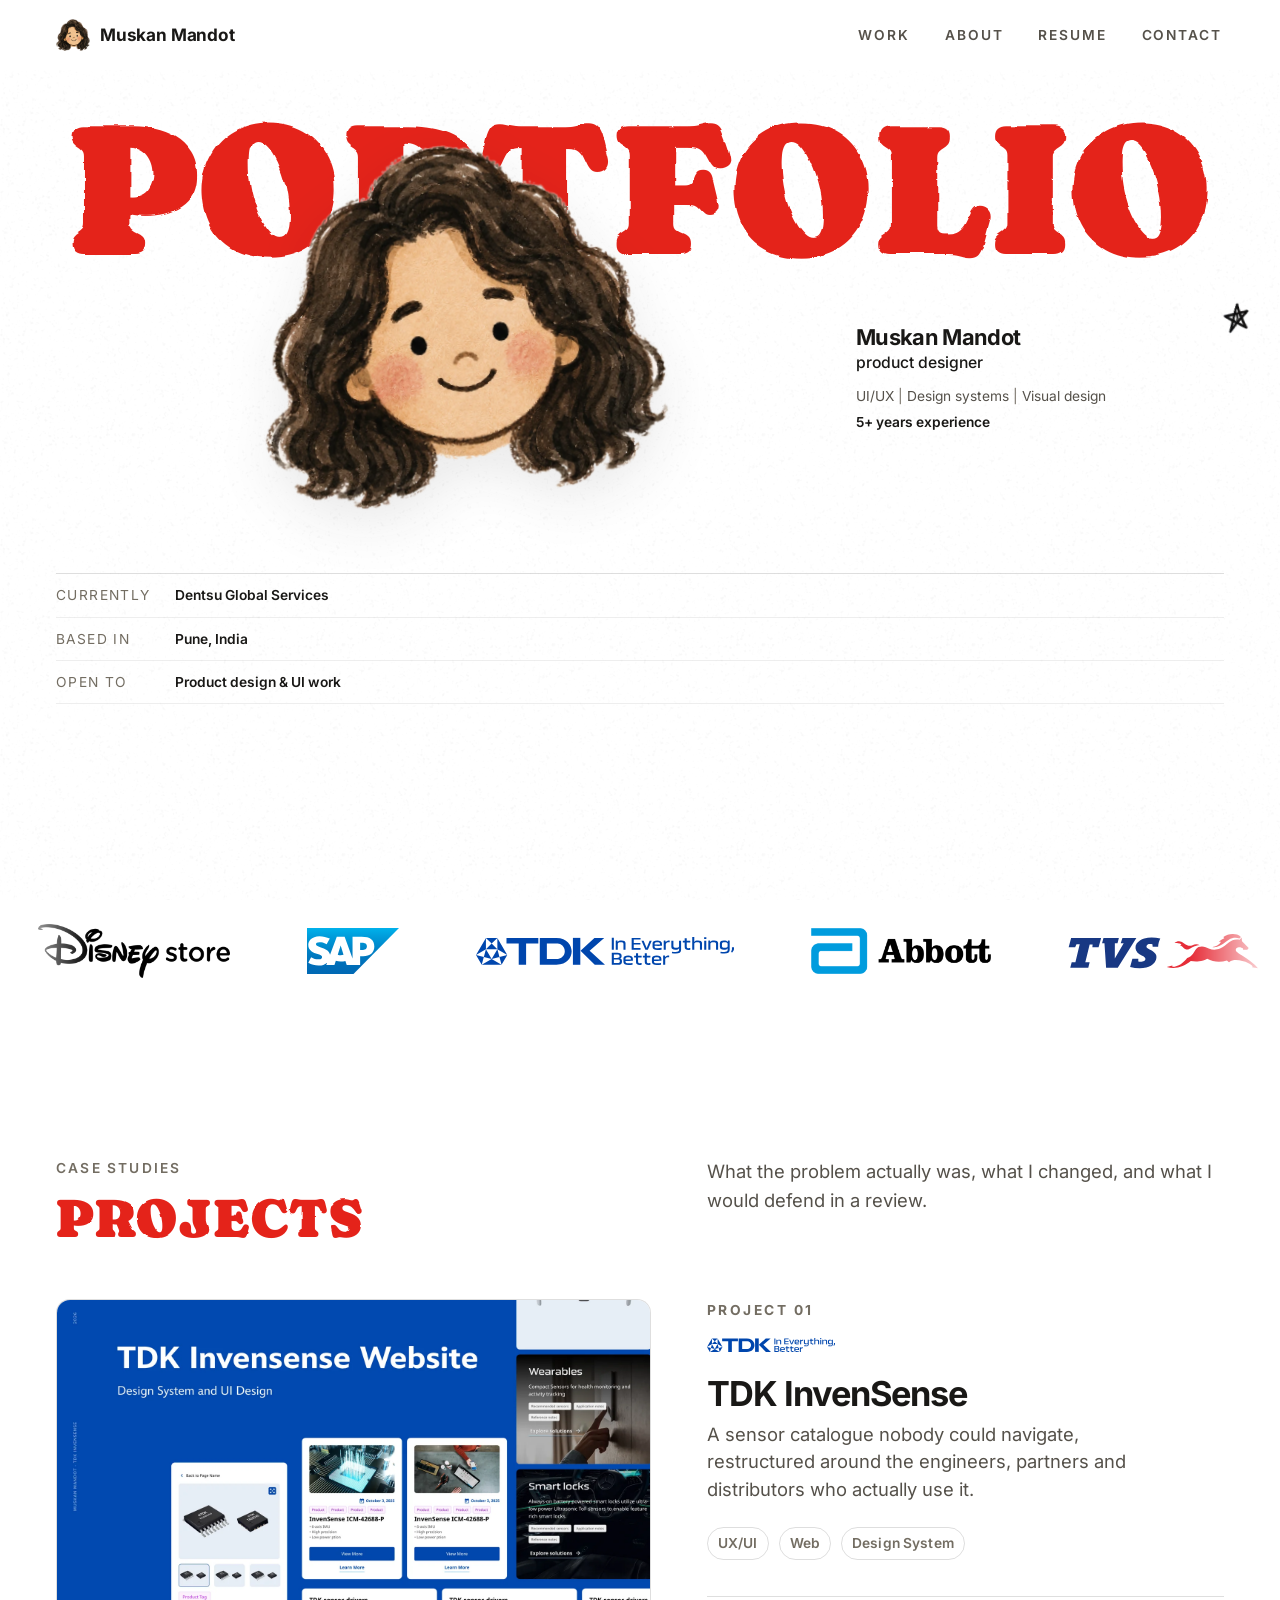
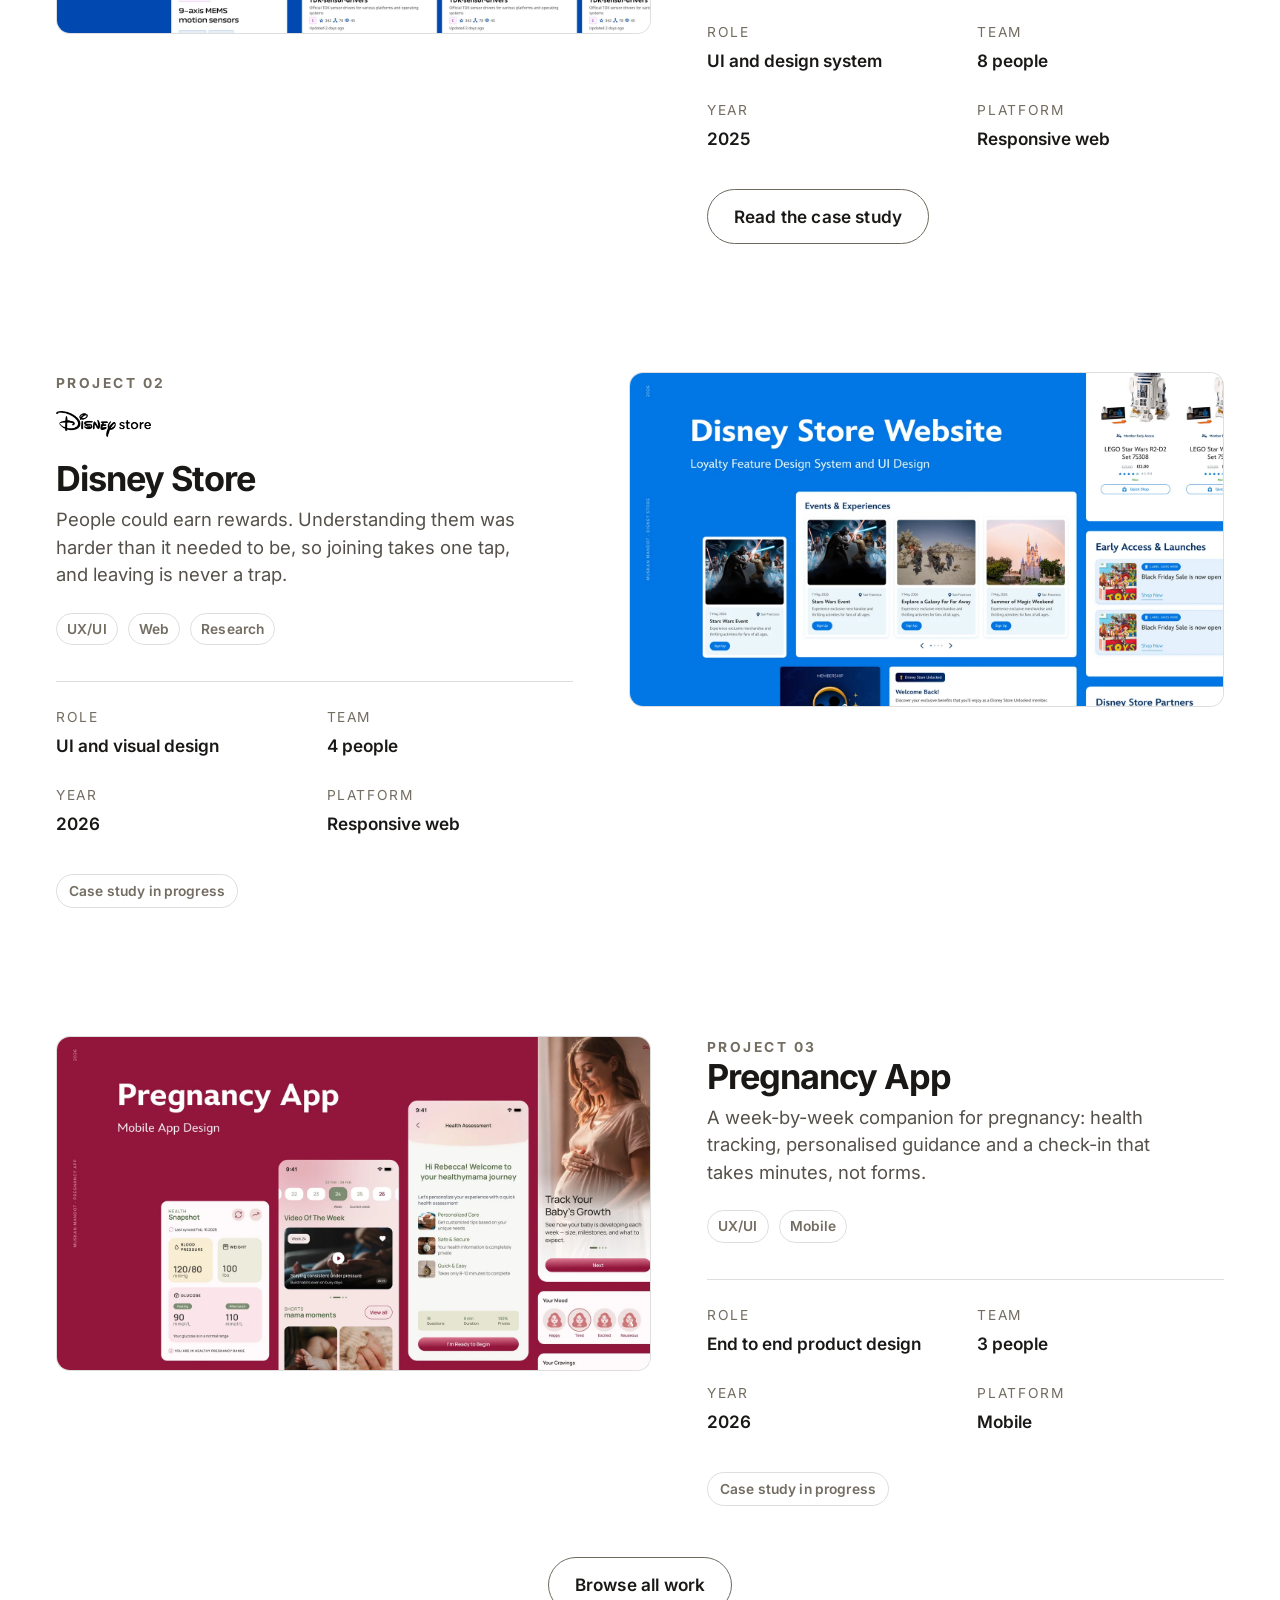
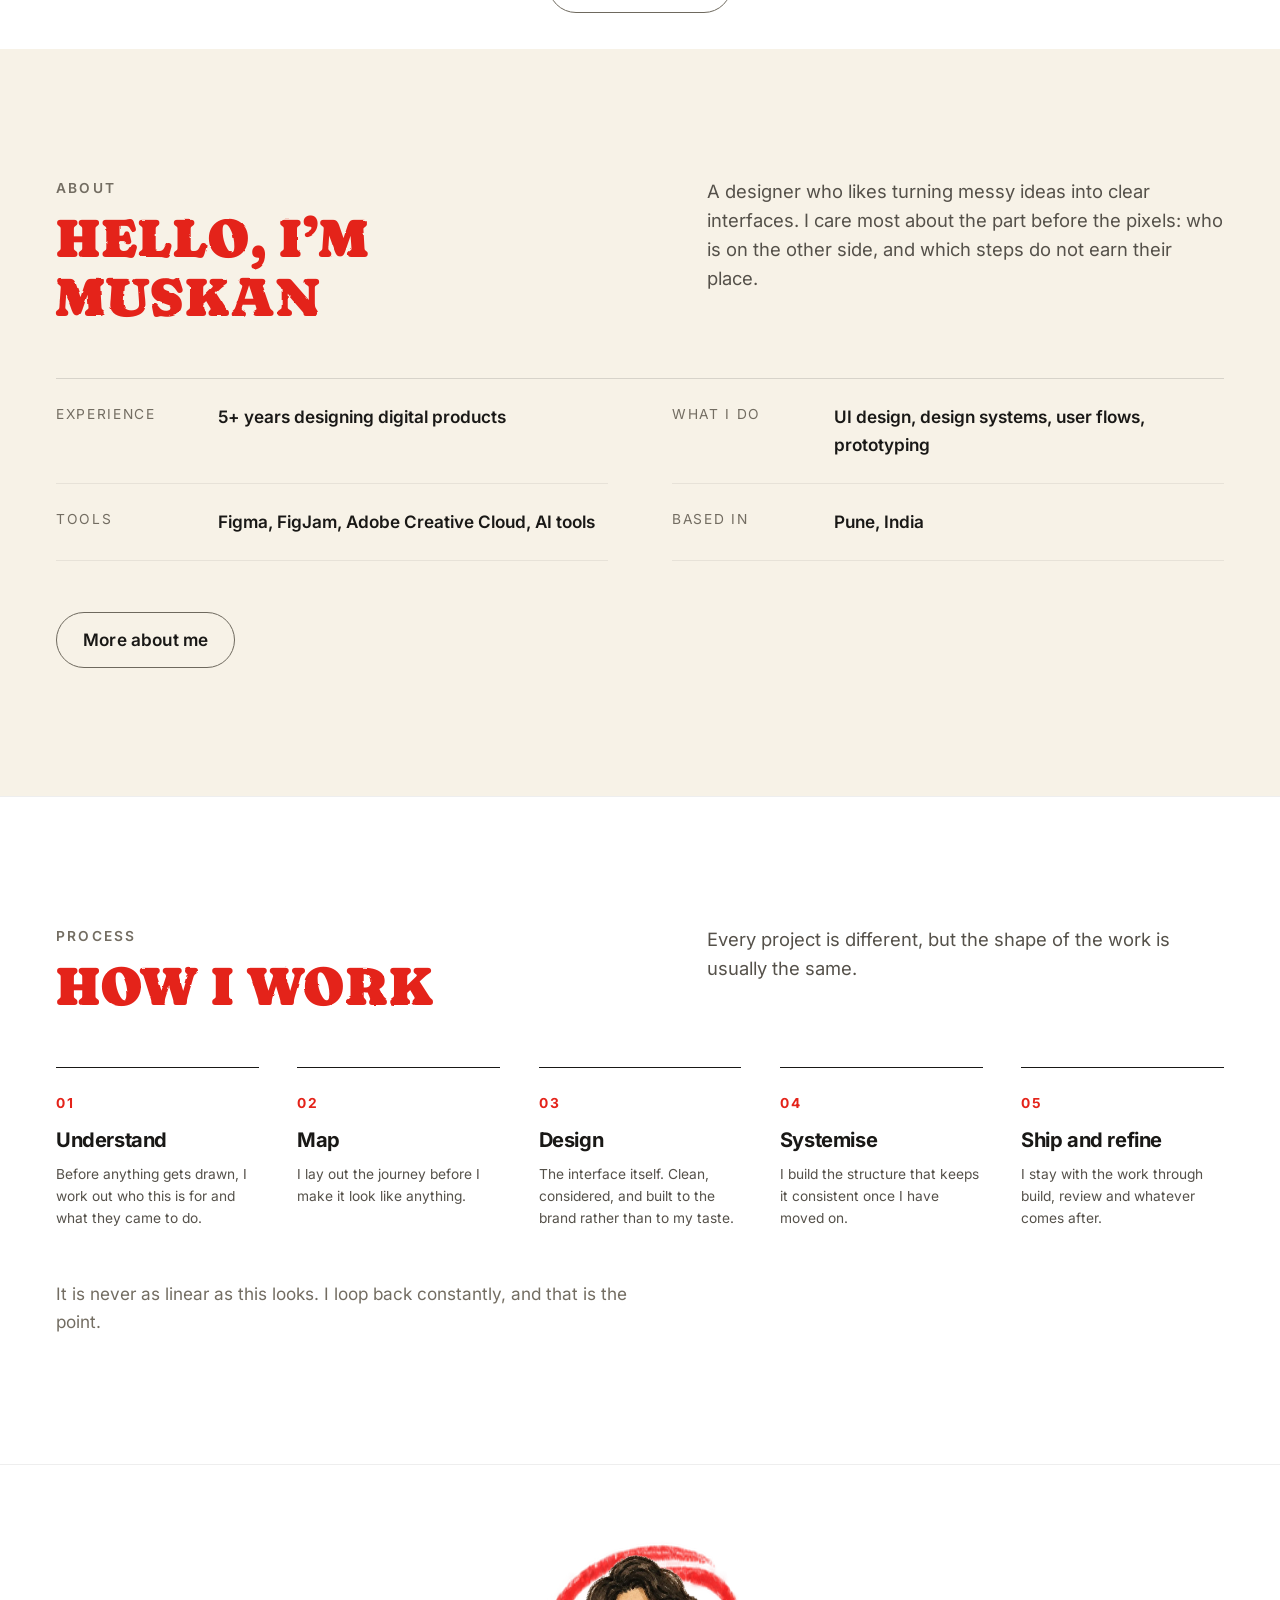
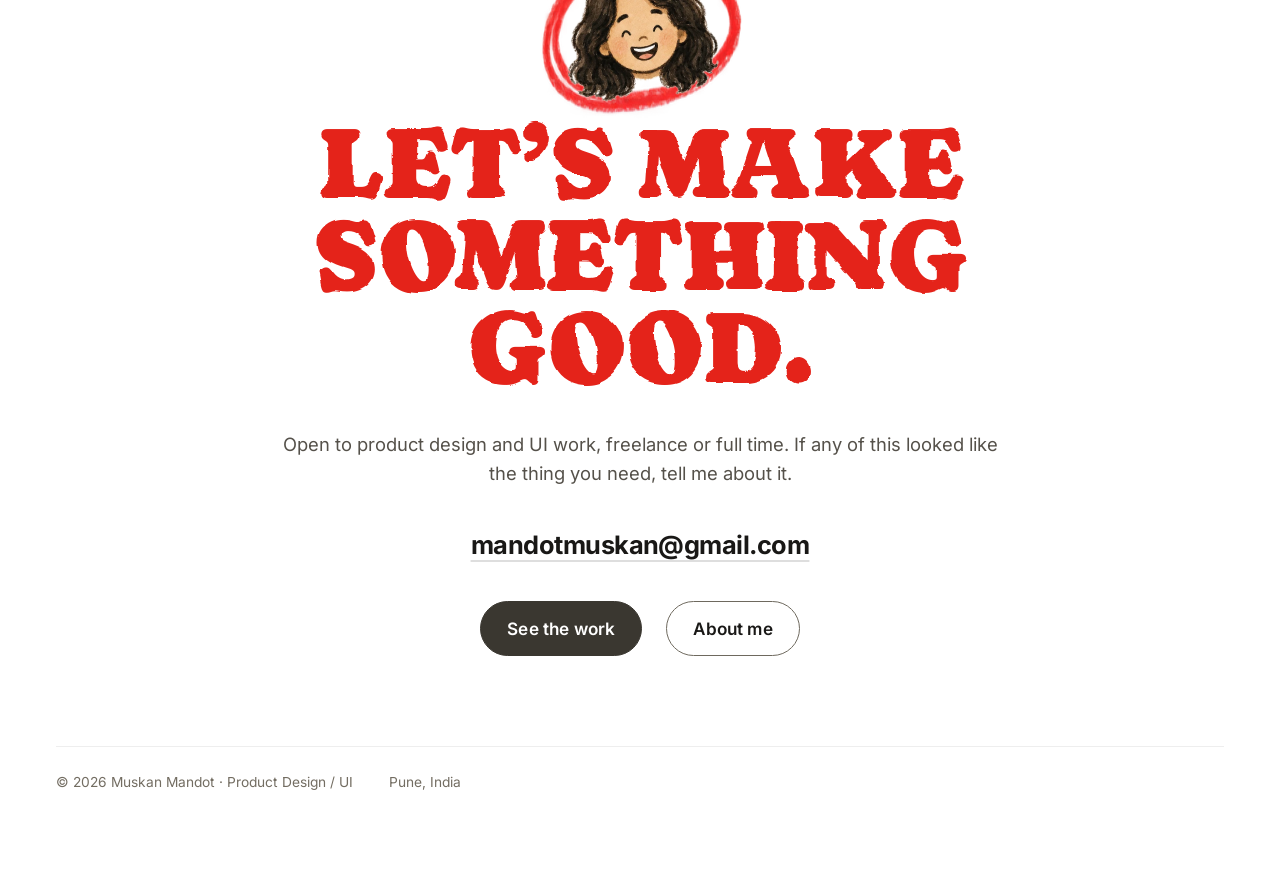
<file: index.html>
<!doctype html>
<html lang="en">
<head>
<meta charset="utf-8">
<meta name="viewport" content="width=device-width, initial-scale=1">
<title>Muskan Mandot · Product Designer</title>
<meta name="description" content="Portfolio of Muskan Mandot. Product and UI design for web and mobile, and the design systems underneath. Based in Pune, India.">
<meta name="theme-color" content="#FDFBF6">

<meta property="og:type" content="website">
<meta property="og:title" content="Muskan Mandot · Product Designer">
<meta property="og:description" content="I design digital things that make sense. UI, design systems and visual design.">
<meta property="og:image" content="assets/img/covers/tdk-invensense.webp">
<meta name="twitter:card" content="summary_large_image">

<link rel="icon" href="assets/img/favicon.png" type="image/png">

<link rel="preload" href="assets/fonts/inter-latin.woff2" as="font" type="font/woff2" crossorigin>
<link rel="preload" href="assets/fonts/caprasimo-latin.woff2" as="font" type="font/woff2" crossorigin>
<link rel="stylesheet" href="assets/css/fonts.css">
<link rel="stylesheet" href="assets/css/tokens.css">
<link rel="stylesheet" href="assets/css/base.css">
<link rel="stylesheet" href="assets/css/site.css">
<link rel="stylesheet" href="assets/css/mocks.css">
</head>

<body data-page="home">
<a class="skip" href="#work">Skip to the work</a>
<header data-nav></header>

<main id="main">

  <!-- ============ 1 · HERO · the poster moment ============ -->
  <section class="hero">
    <div class="poster hero__stage">
      <h1 class="ct poster__word hero__word">Portfolio</h1>

      <img class="poster__face" src="assets/img/face/neutral-lg.webp"
           width="836" height="729" alt="" aria-hidden="true"
           fetchpriority="high" decoding="async" style="--face-rot:-6deg">

      <div class="poster__id">
        <span class="poster__star" aria-hidden="true"
              data-doodle="star-black" data-rot="-8"></span>
        <p class="poster__name">Muskan Mandot</p>
        <p class="poster__role">product designer</p>
        <p class="poster__meta">
          <span>UI/UX</span><span>Design systems</span><span>Visual design</span>
        </p>
        <p class="poster__meta poster__meta--years">5+ years experience</p>
      </div>
    </div>

    <div class="wrap hero__base">
      <dl class="hero__facts reveal">
        <div><dt>Currently</dt><dd>Dentsu Global Services</dd></div>
        <div><dt>Based in</dt><dd>Pune, India</dd></div>
        <div><dt>Open to</dt><dd>Product design &amp; UI work</dd></div>
      </dl>

    </div>
  </section>

  <!-- ============ 2 · CLIENTS · quiet ============ -->
  <section class="band band--clients">
    <div class="wrap">
      <div class="shead shead--center reveal">
        <div class="shead__l">
          <h2 class="ct ct--md ct--brown shead__title">Clients I worked with</h2>
        </div>
      </div>
    </div>

    <!-- full-bleed: the marquee runs edge to edge, not inside the measure -->
    <div class="marquee reveal" id="clients"><!-- built by home.js --></div>
  </section>

  <!-- ============ 3 · PROJECTS ============ -->
  <section class="band band--work" id="work">
    <div class="wrap">
      <div class="shead reveal">
        <div class="shead__l">
          <p class="eyebrow">Case studies</p>
          <h2 class="ct ct--md shead__title">Projects</h2>
        </div>
        <p class="lede">
          What the problem actually was, what I changed, and what I would
          defend in a review.
        </p>
      </div>

      <div class="projects" id="projects"><!-- built by home.js --></div>

      <p class="work__more">
        <a class="btn btn--ghost" href="work.html">Browse all work</a>
      </p>
    </div>
  </section>

  <!-- ============ 4 · ABOUT, SHORT · quiet ============ -->
  <section class="band band--warm">
    <div class="wrap">
      <div class="shead reveal">
        <div class="shead__l">
          <p class="eyebrow">About</p>
          <h2 class="ct ct--md shead__title">Hello, I’m Muskan</h2>
        </div>
        <p class="lede">
          A designer who likes turning messy ideas into clear interfaces. I care
          most about the part before the pixels: who is on the other side, and
          which steps do not earn their place.
        </p>
      </div>

      <dl class="facts">
        <div class="reveal"><dt>Experience</dt><dd>5+ years designing digital products</dd></div>
        <div class="reveal"><dt>What I do</dt><dd>UI design, design systems, user flows, prototyping</dd></div>
        <div class="reveal"><dt>Tools</dt><dd>Figma, FigJam, Adobe Creative Cloud, AI tools</dd></div>
        <div class="reveal"><dt>Based in</dt><dd>Pune, India</dd></div>
      </dl>

      <p style="margin-top:var(--s-6)">
        <a class="btn btn--ghost" href="about.html">More about me</a>
      </p>
    </div>
  </section>

  <!-- ============ 5 · HOW I WORK · quiet ============ -->
  <section class="band band--line">
    <div class="wrap">
      <div class="shead reveal">
        <div class="shead__l">
          <p class="eyebrow">Process</p>
          <h2 class="ct ct--md shead__title">How I work</h2>
        </div>
        <p class="lede">
          Every project is different, but the shape of the work is usually
          the same.
        </p>
      </div>

      <ol class="steps" id="steps"><!-- built by home.js --></ol>

      <p class="steps__note reveal">
        It is never as linear as this looks. I loop back constantly, and that
        is the point.
      </p>
    </div>
  </section>

</main>

<footer data-foot></footer>

<script src="assets/js/crayon-ratio.js"></script>
<script src="assets/js/img-sizes.js"></script>
<script src="assets/js/crayon.js"></script>
<script src="assets/js/data.js"></script>
<script src="assets/js/common.js"></script>
<script src="assets/js/home.js"></script>
</body>
</html>
</file>
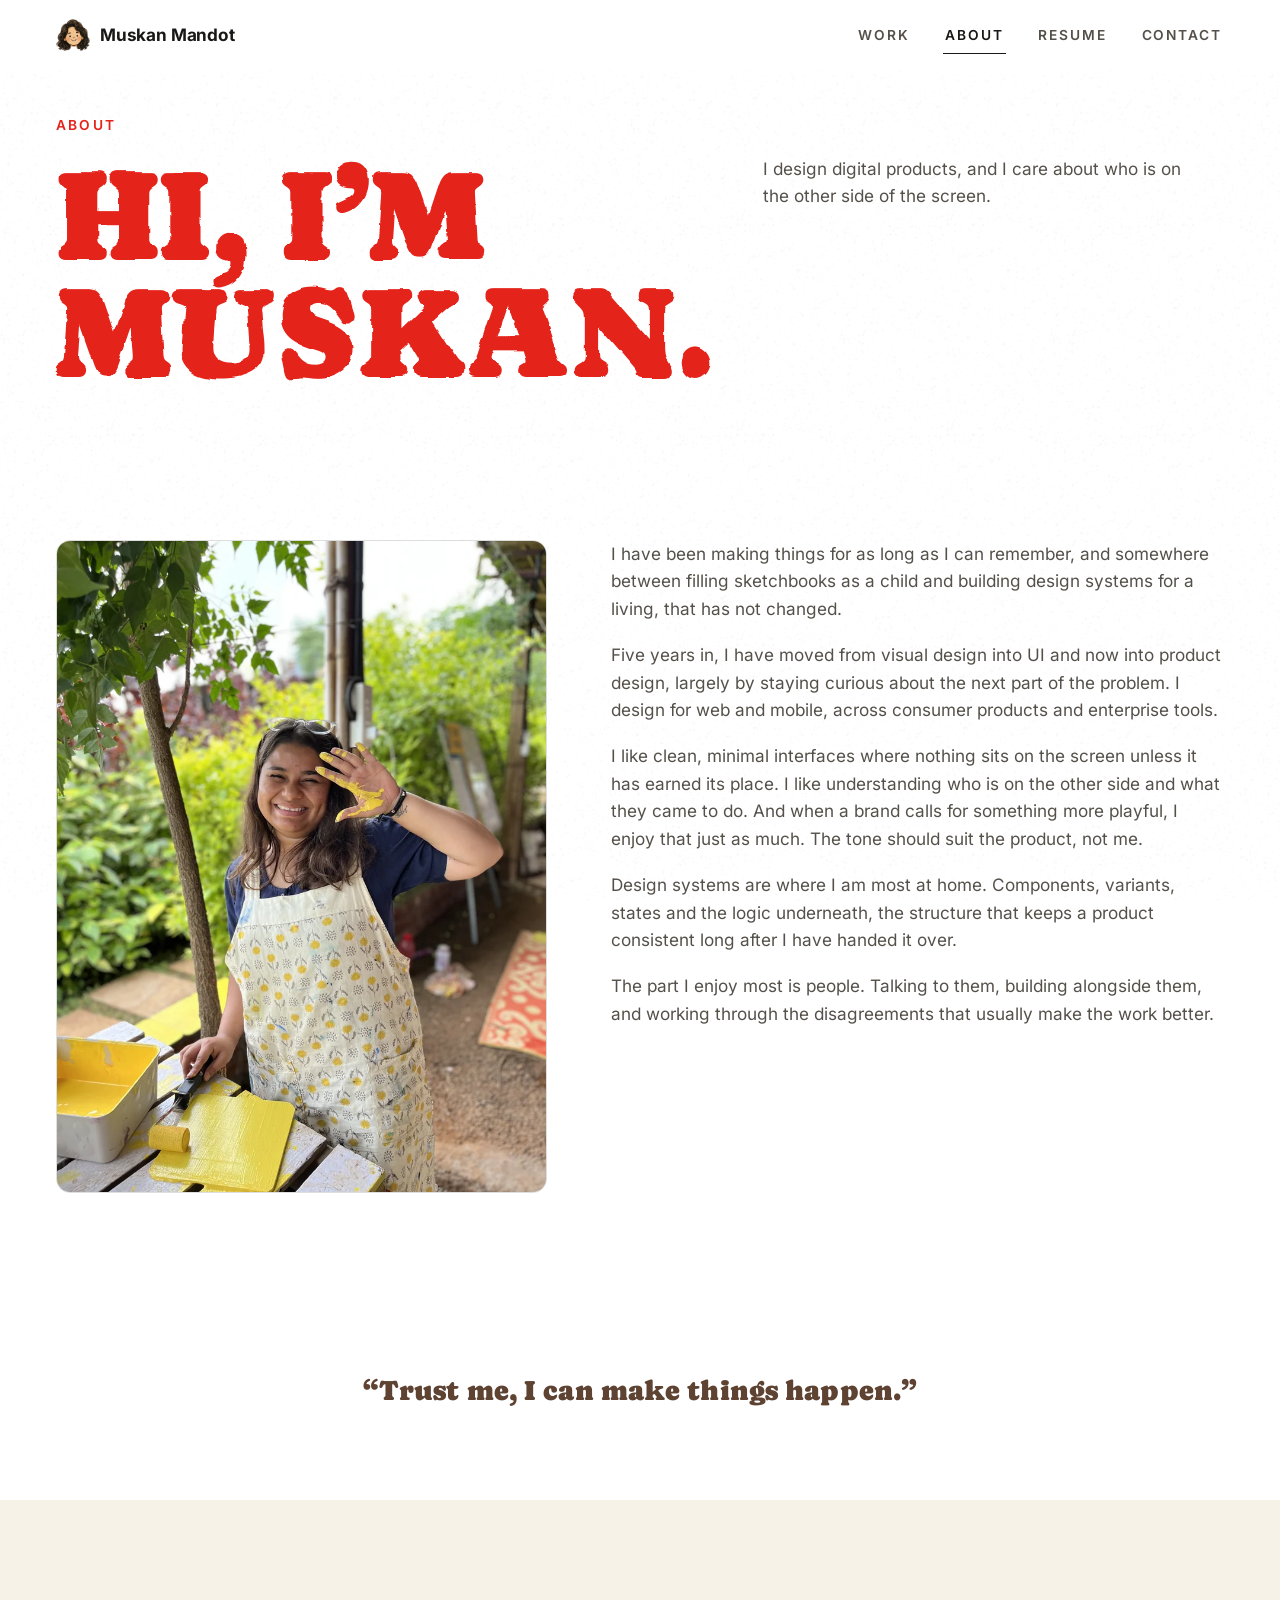
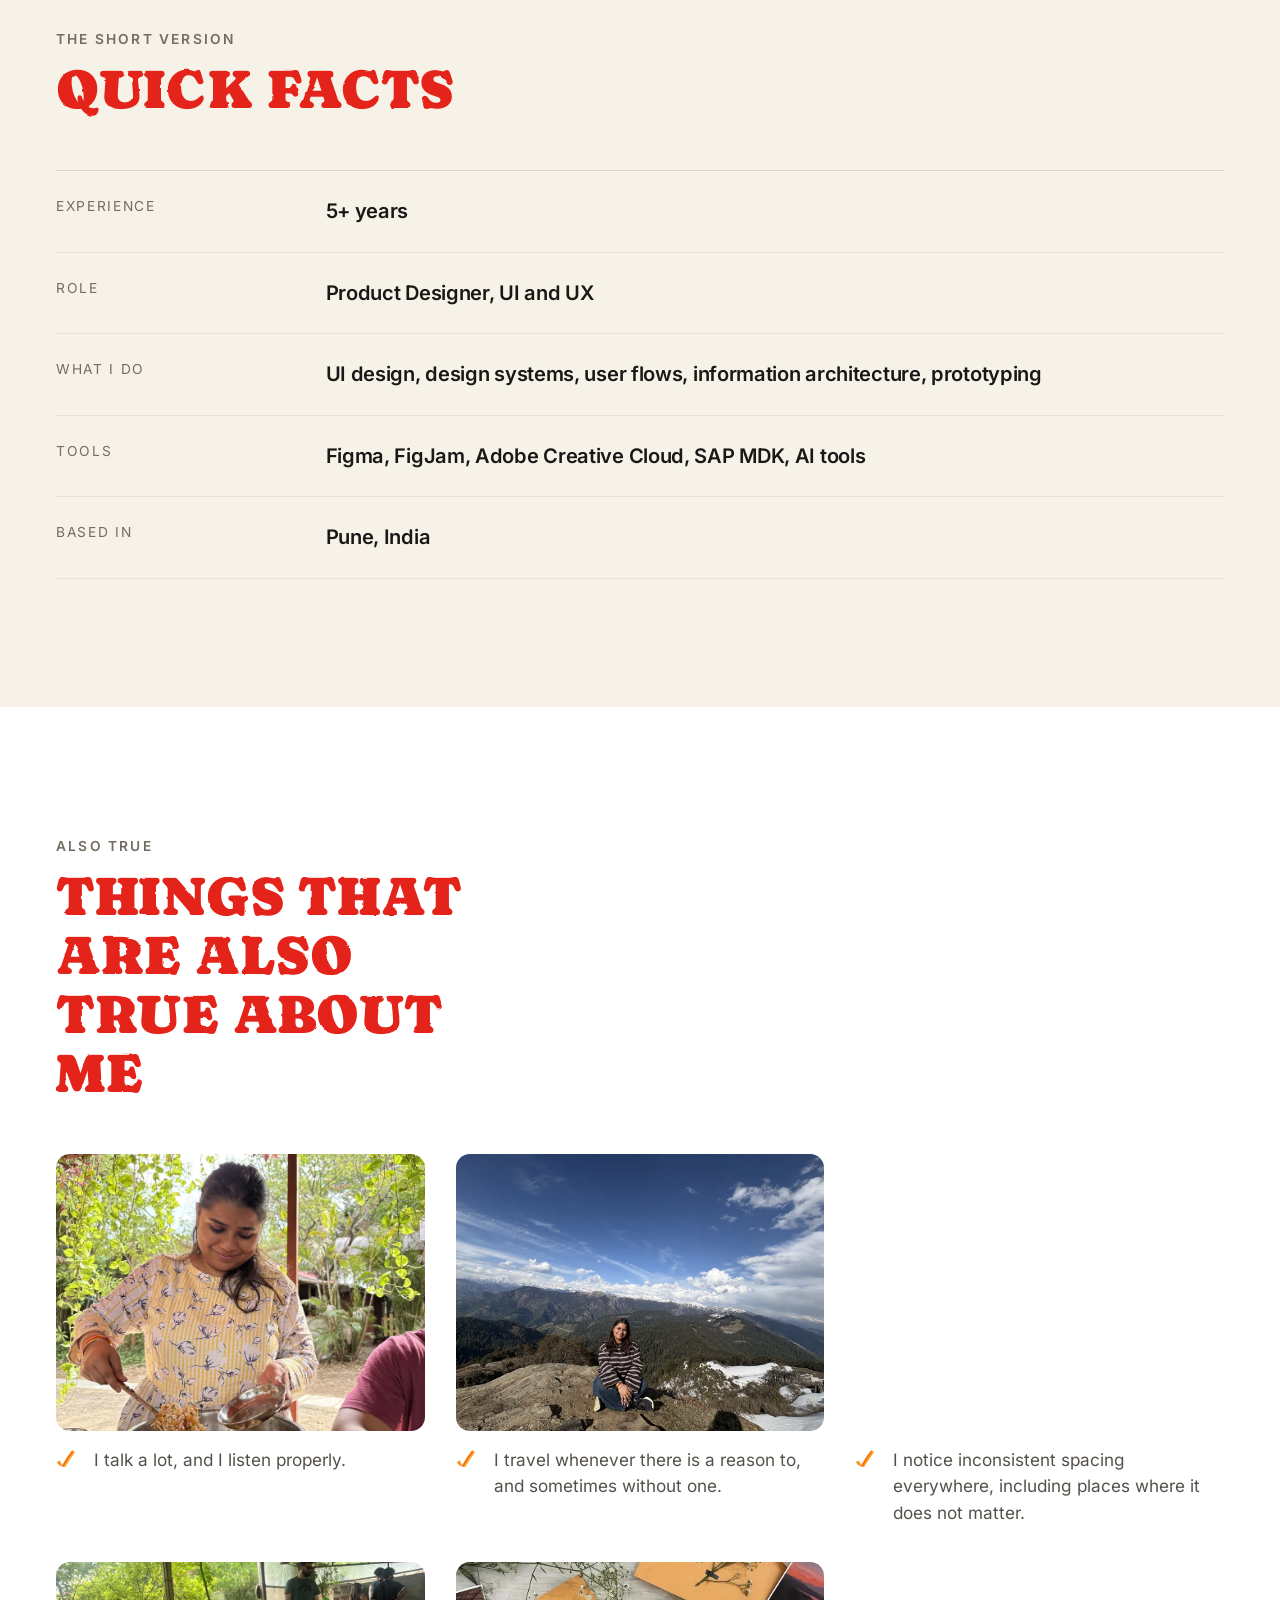
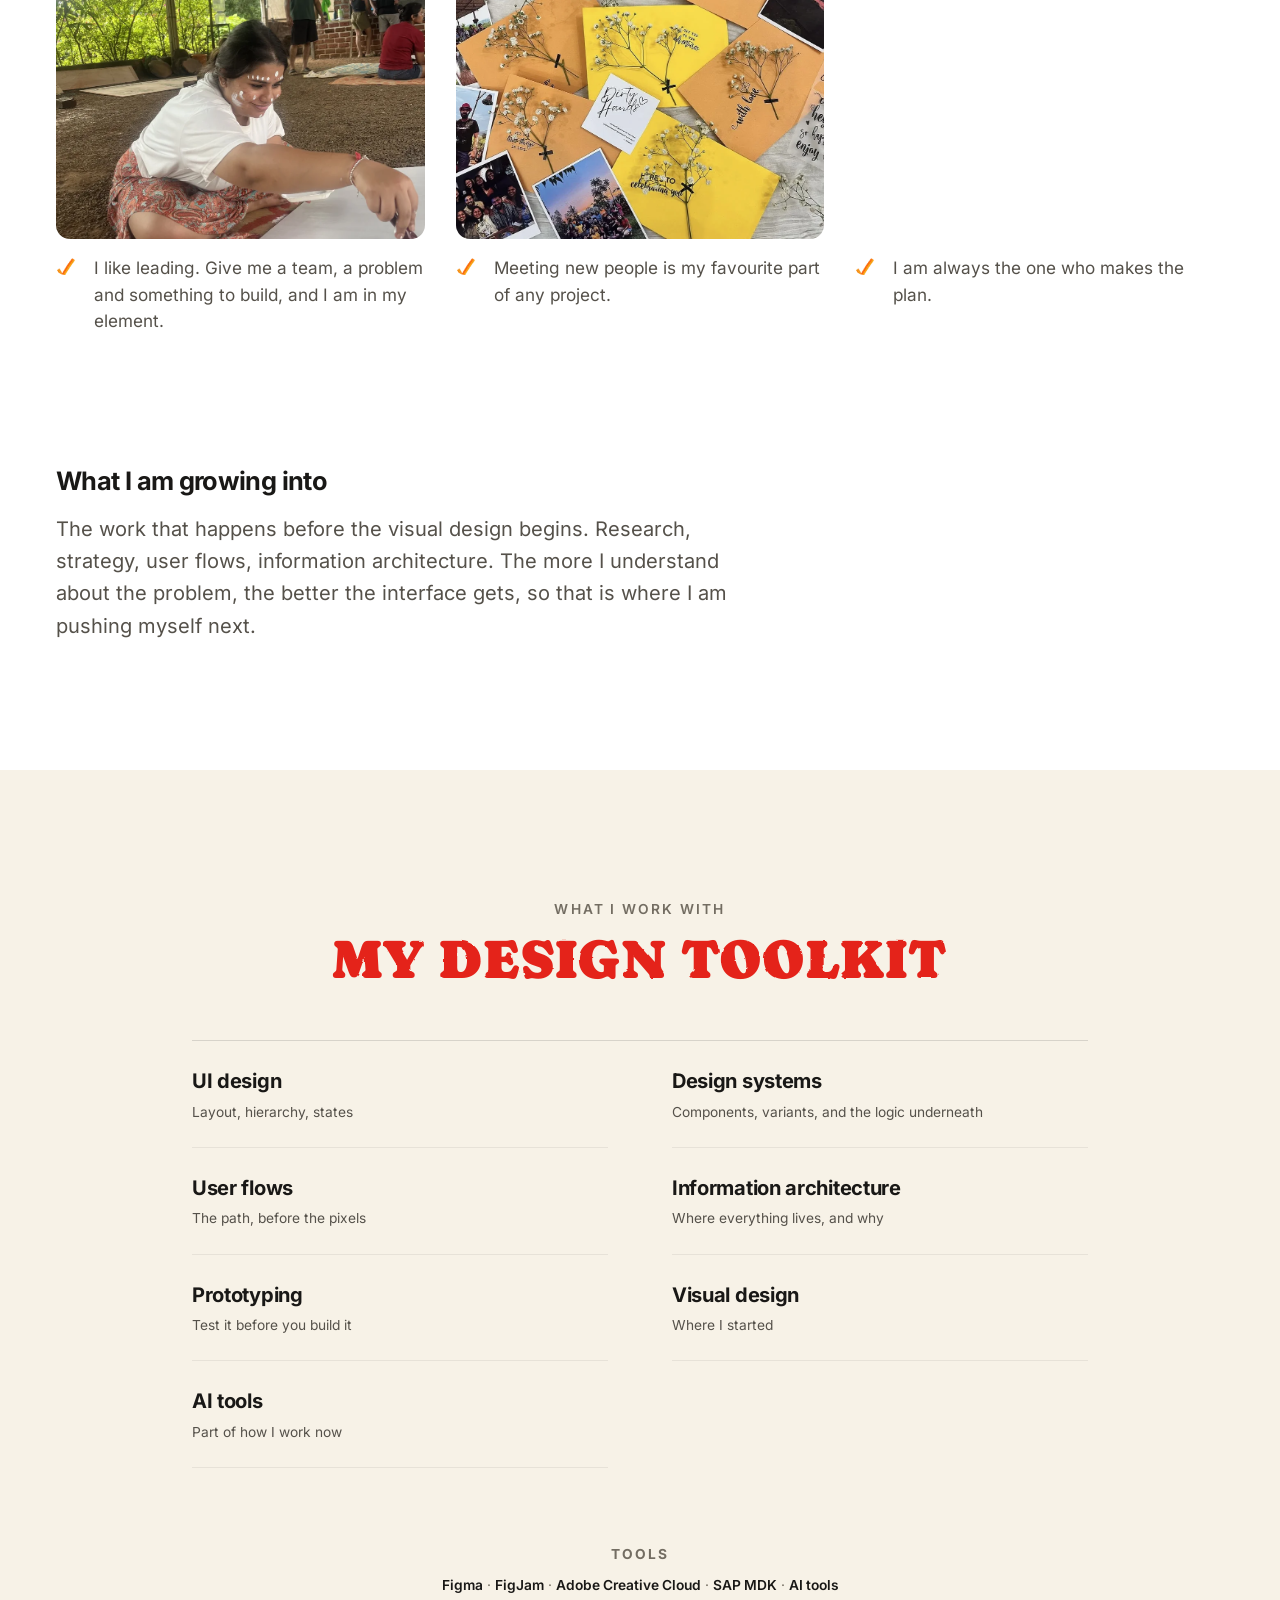
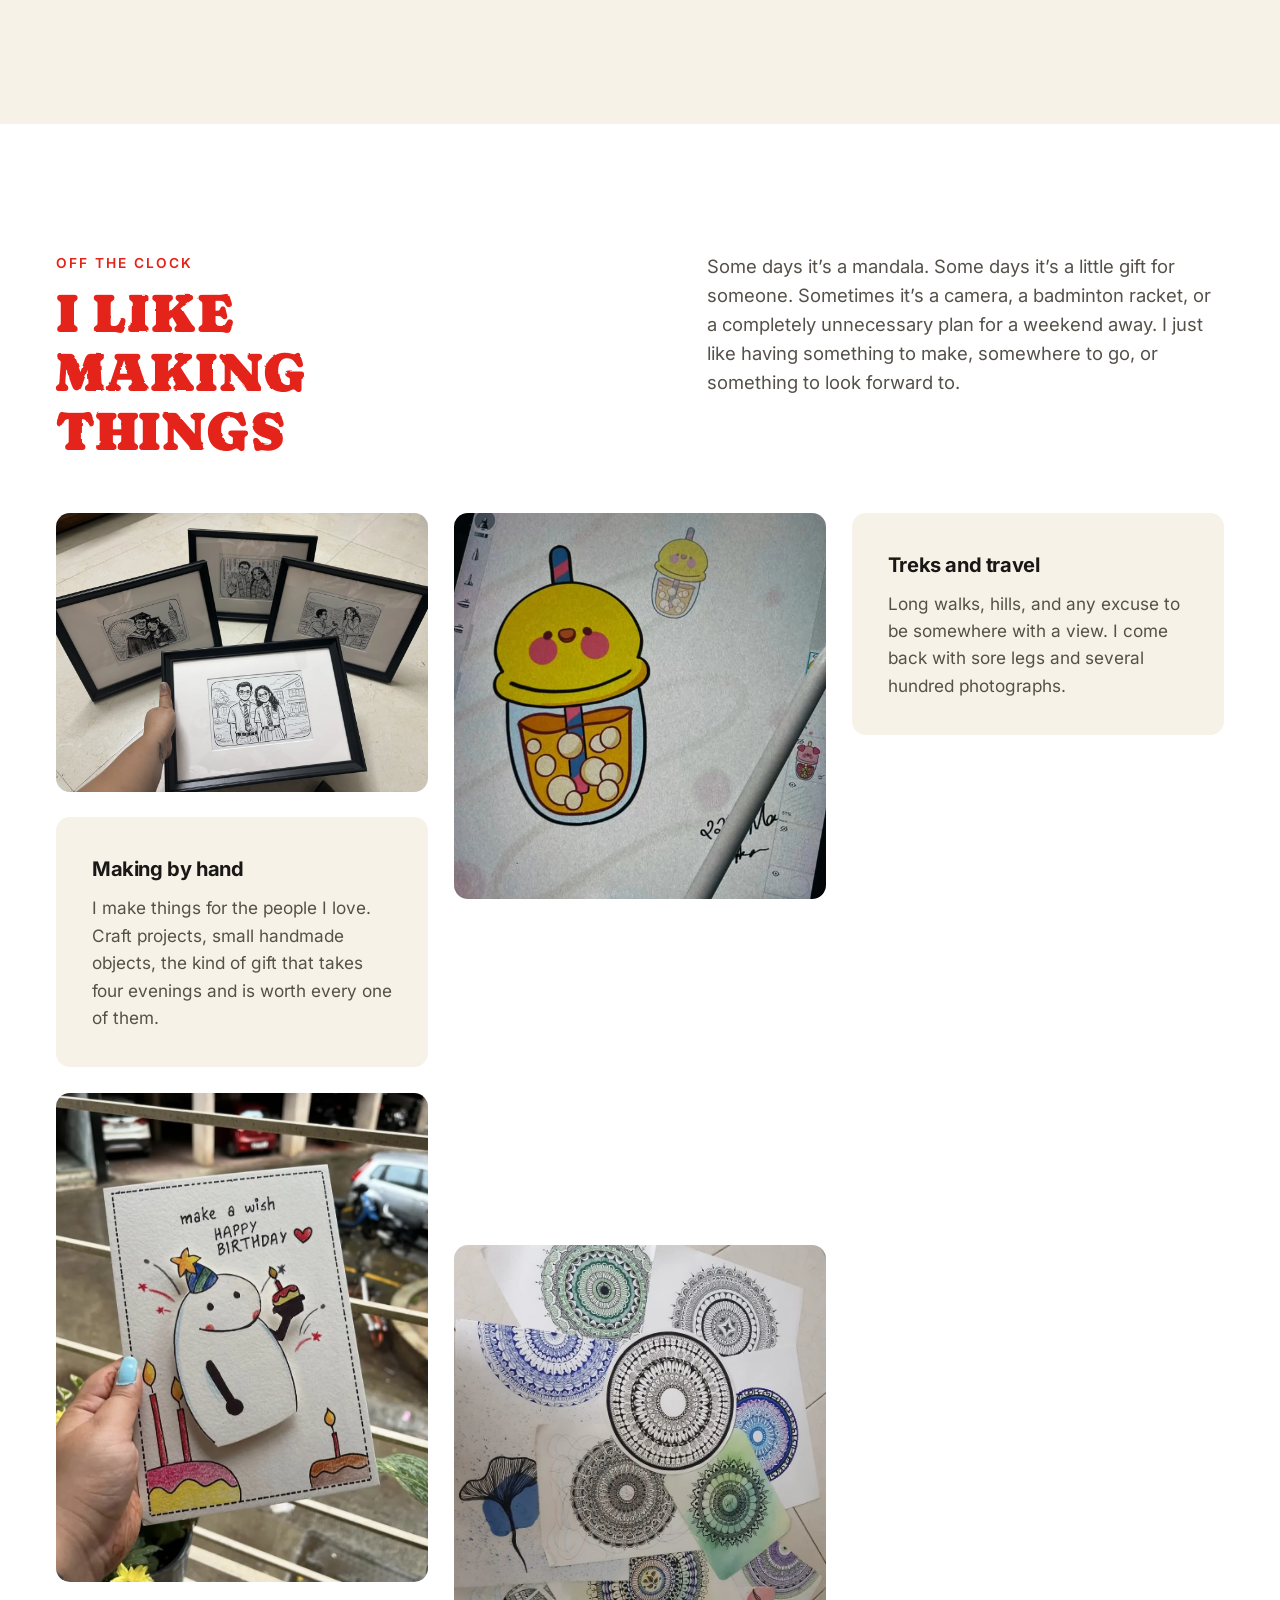
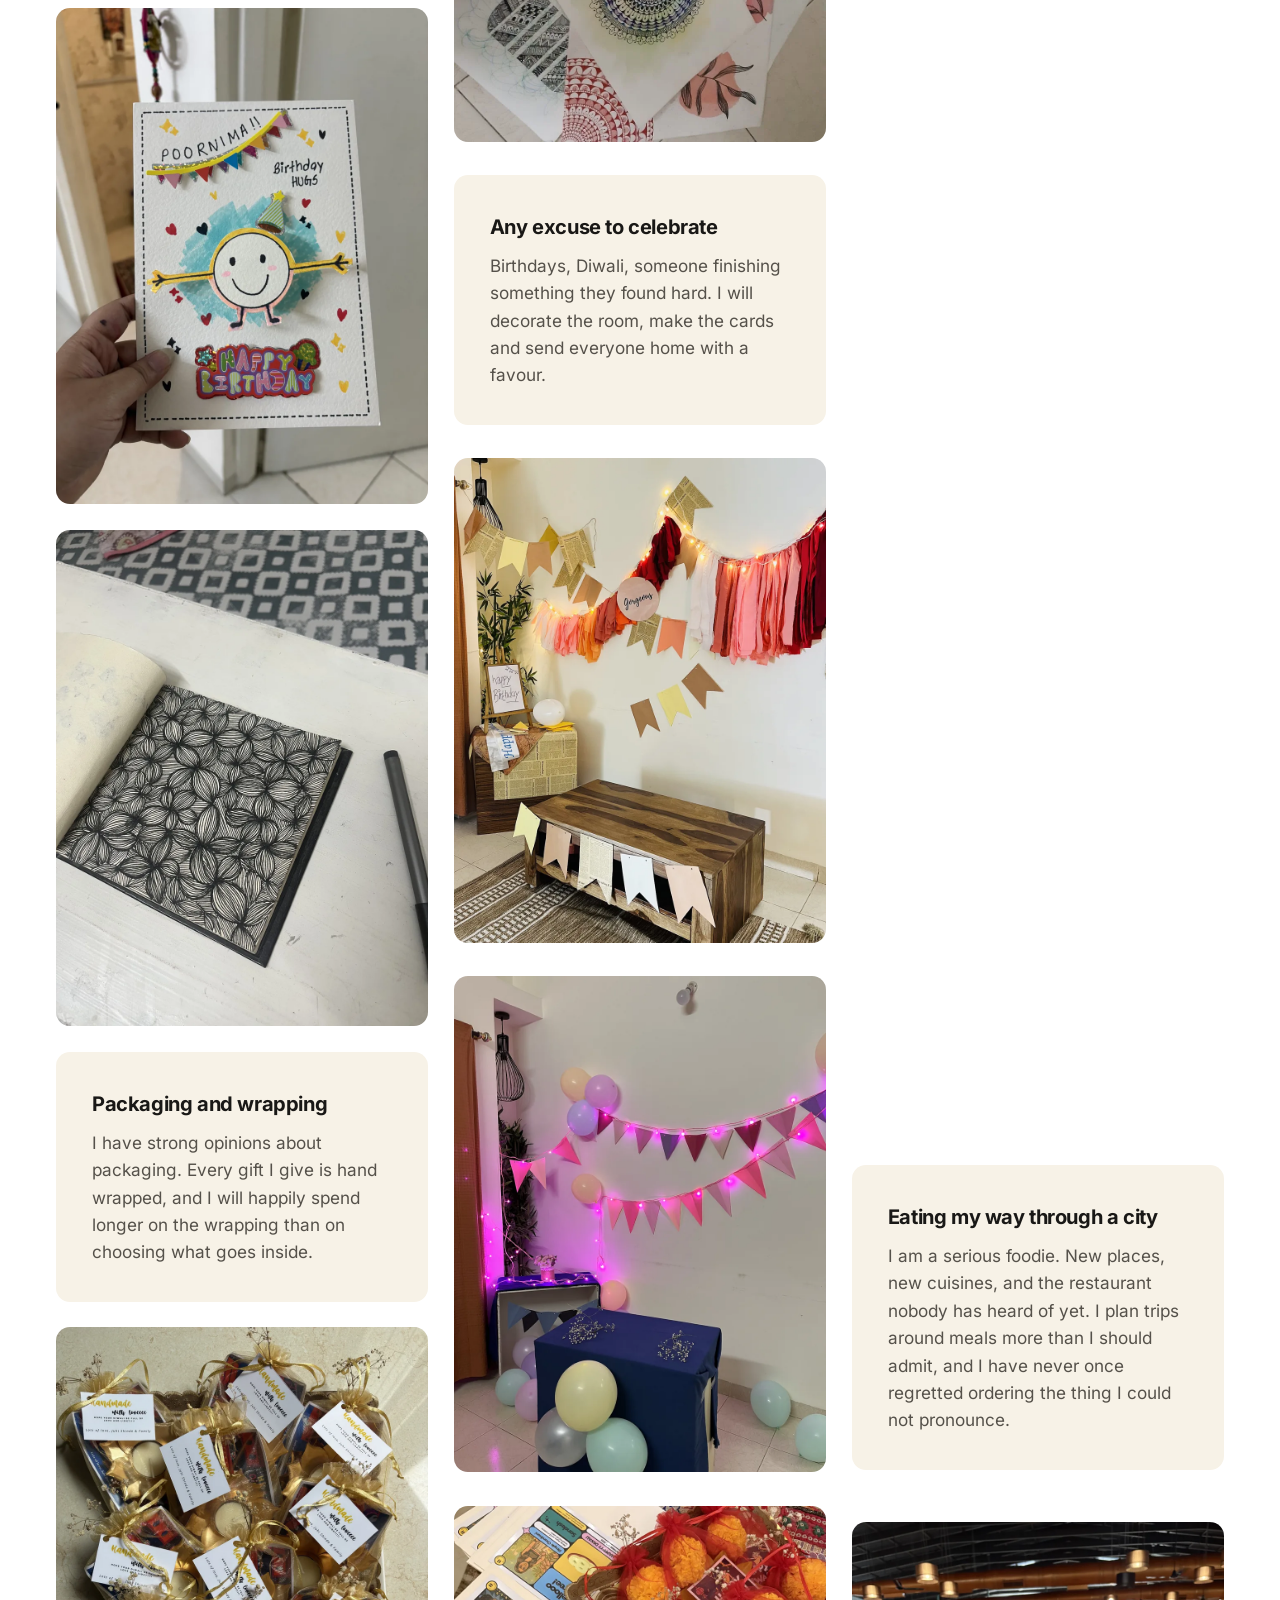
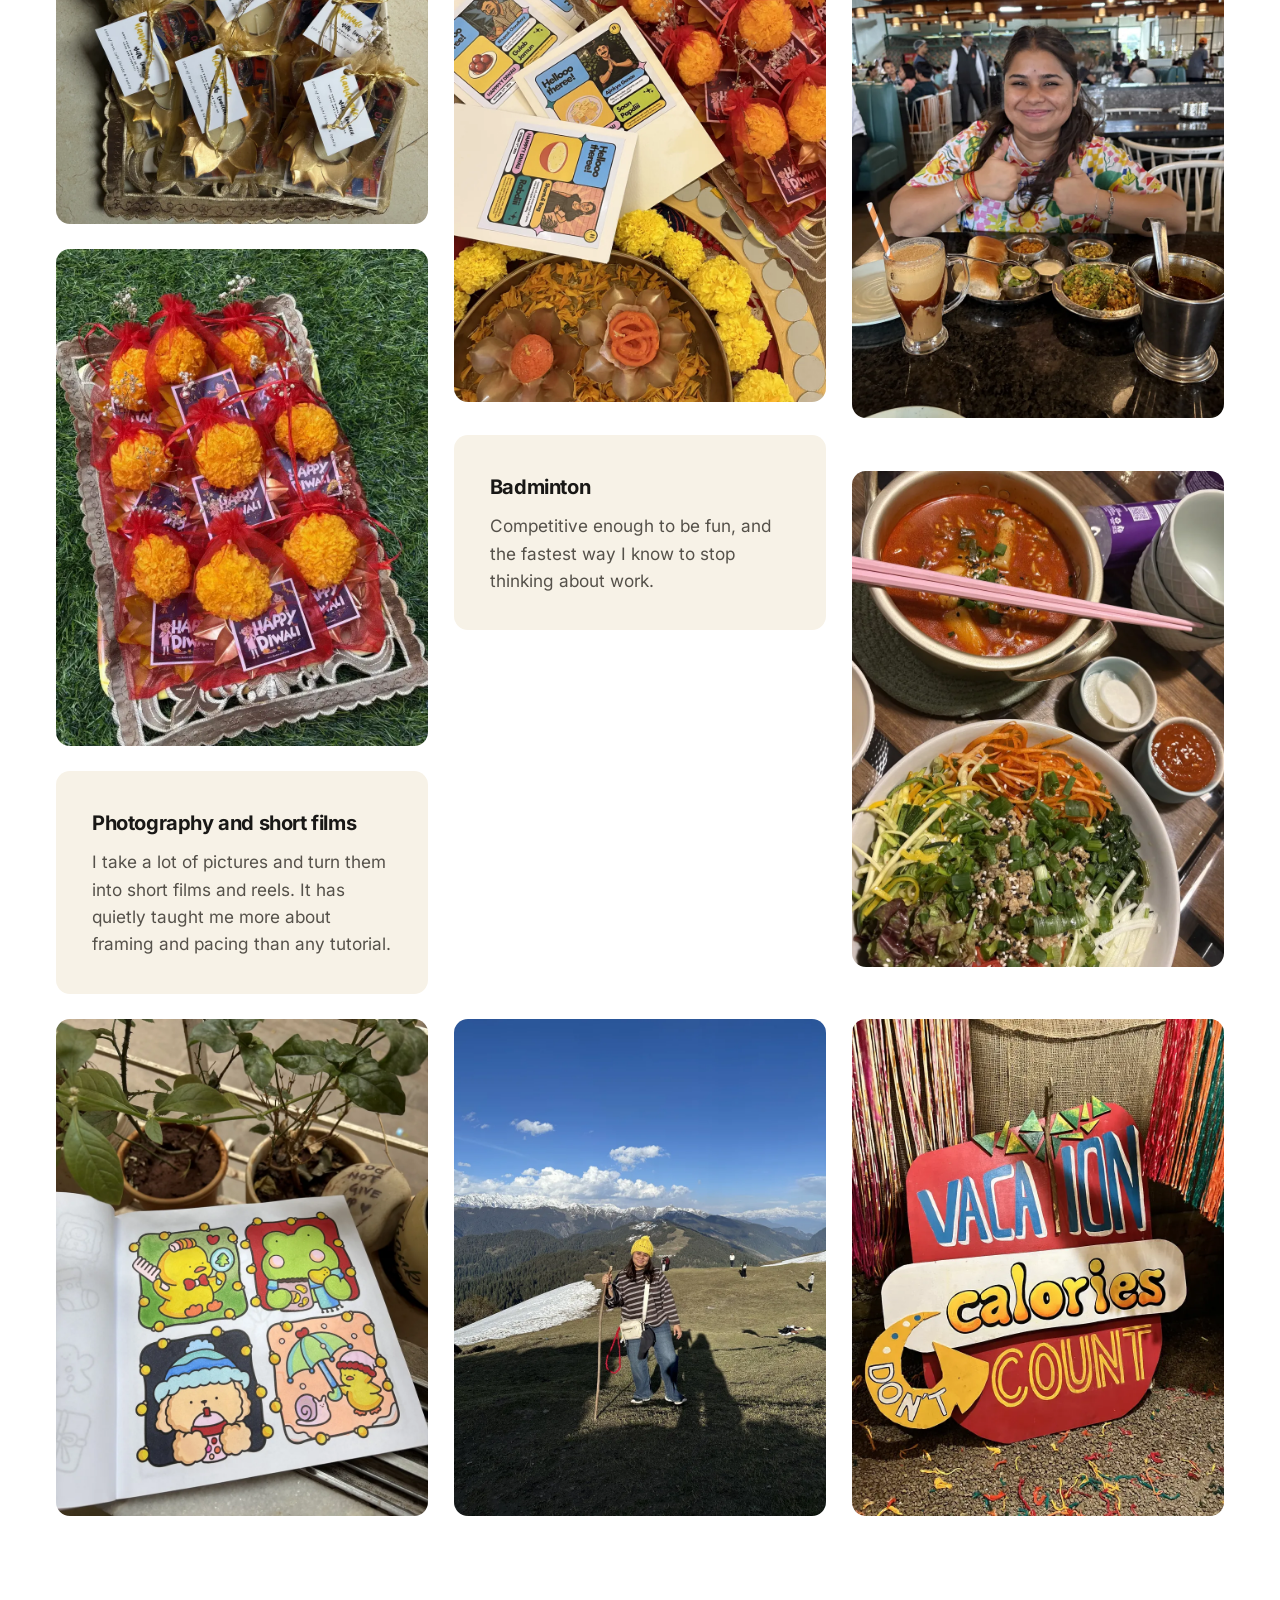
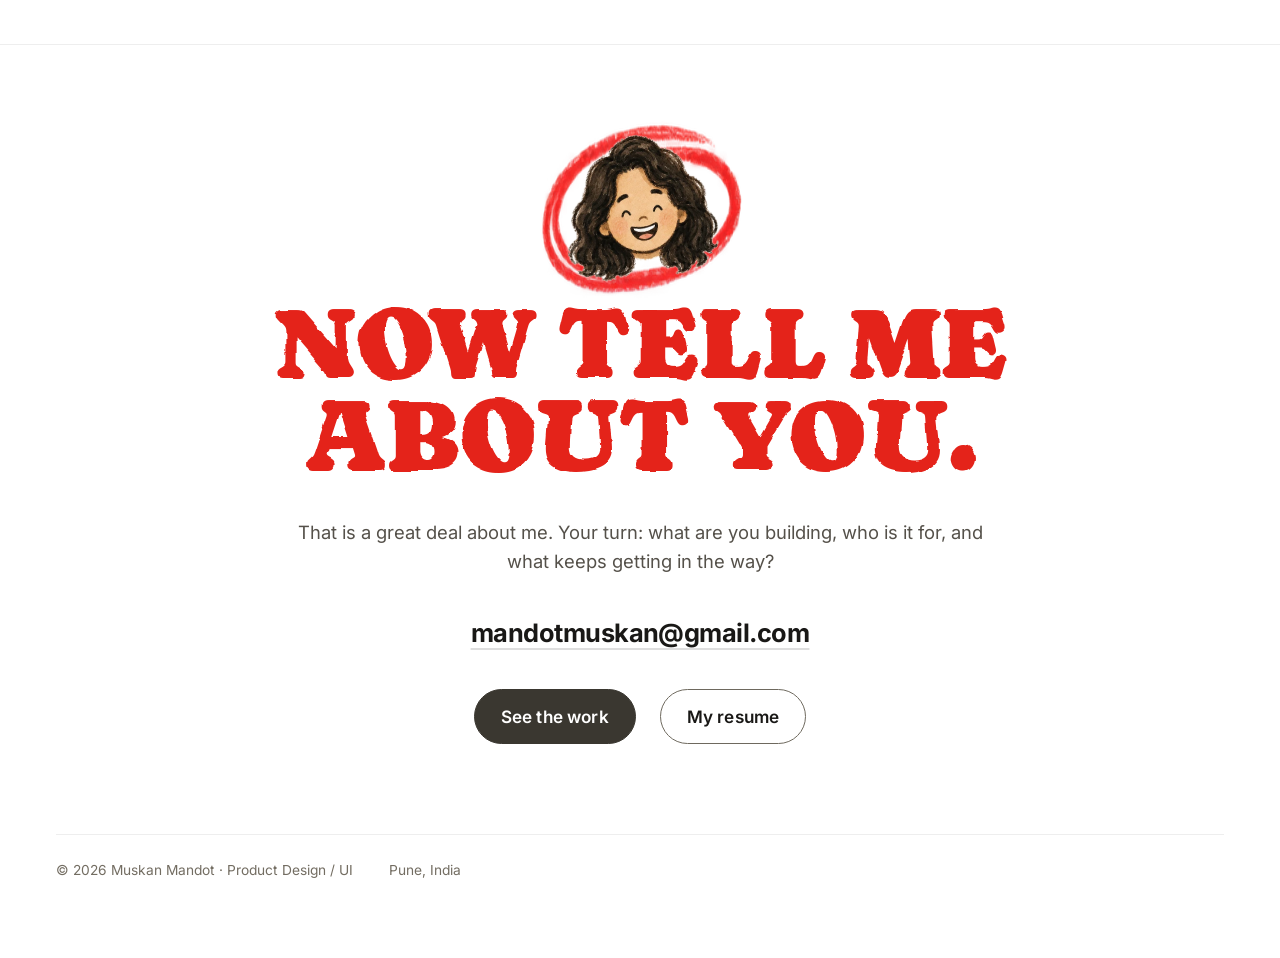
<file: about.html>
<!doctype html>
<html lang="en">
<head>
<meta charset="utf-8">
<meta name="viewport" content="width=device-width, initial-scale=1">
<title>About · Muskan Mandot</title>
<meta name="description" content="Muskan Mandot, product designer in Pune. 5+ years across UI, design systems and the structure that keeps a product consistent.">
<meta name="theme-color" content="#FDFBF6">
<link rel="icon" href="assets/img/favicon.png" type="image/png">
<link rel="preload" href="assets/fonts/inter-latin.woff2" as="font" type="font/woff2" crossorigin>
<link rel="preload" href="assets/fonts/caprasimo-latin.woff2" as="font" type="font/woff2" crossorigin>
<link rel="stylesheet" href="assets/css/fonts.css">
<link rel="stylesheet" href="assets/css/tokens.css">
<link rel="stylesheet" href="assets/css/base.css">
<link rel="stylesheet" href="assets/css/site.css">
</head>

<body data-page="about">
<a class="skip" href="#main">Skip to content</a>
<header data-nav></header>

<main id="main">

  <!-- ============ the title moment ============ -->
  <section class="ptitle">
    <div class="wrap ptitle__stage">
      <p class="eyebrow eyebrow--red ptitle__brow reveal">About</p>

      <div class="poster ptitle__lead">
        <h1 class="ct poster__word ptitle__word reveal" style="--d:1">
          <span class="ln">Hi, I’m</span>
          <span class="ln">Muskan.</span>
        </h1>
      </div>

      <div class="ptitle__side reveal" style="--d:2">
        <p class="lede">
          I design digital products, and I care about who is on the other side
          of the screen.
        </p>
      </div>
    </div>
  </section>

  <!-- ============ quiet: the long version ============ -->
  <section class="band band--tight">
    <div class="wrap about__grid">
      <figure class="about__photo reveal">
        <img src="assets/img/life/muskan-bio.webp"
             alt="Muskan Mandot laughing, one hand covered in yellow paint, rolling paint onto a wooden board."
             width="825" height="1100" loading="lazy" decoding="async">
      </figure>

      <div class="reveal" style="--d:1">
        <div class="body">
          <p>
            I have been making things for as long as I can remember, and
            somewhere between filling sketchbooks as a child and building design
            systems for a living, that has not changed.
          </p>
          <p>
            Five years in, I have moved from visual design into UI and now into
            product design, largely by staying curious about the next part of the
            problem. I design for web and mobile, across consumer products and
            enterprise tools.
          </p>
          <p>
            I like clean, minimal interfaces where nothing sits on the screen
            unless it has earned its place. I like understanding who is on the
            other side and what they came to do. And when a brand calls for
            something more playful, I enjoy that just as much. The tone should
            suit the product, not me.
          </p>
          <p>
            Design systems are where I am most at home. Components, variants,
            states and the logic underneath, the structure that keeps a product
            consistent long after I have handed it over.
          </p>
          <p>
            The part I enjoy most is people. Talking to them, building alongside
            them, and working through the disagreements that usually make the
            work better.
          </p>
        </div>
      </div>
    </div>
  </section>

  <!-- ============ a pull quote ============ -->
  <section class="band band--tight">
    <div class="wrap">
      <blockquote class="pull reveal">
        <p>“Trust me, I can make things happen.”</p>
      </blockquote>
    </div>
  </section>

  <!-- ============ quiet: quick facts ============ -->
  <section class="band band--warm">
    <div class="wrap">
      <div class="shead reveal">
        <div class="shead__l">
          <p class="eyebrow">The short version</p>
          <h2 class="ct ct--md shead__title">Quick facts</h2>
        </div>
      </div>

      <dl class="specs reveal">
        <div><dt>Experience</dt><dd>5+ years</dd></div>
        <div><dt>Role</dt><dd>Product Designer, UI and UX</dd></div>
        <div><dt>What I do</dt><dd>UI design, design systems, user flows, information architecture, prototyping</dd></div>
        <div><dt>Tools</dt><dd>Figma, FigJam, Adobe Creative Cloud, SAP MDK, AI tools</dd></div>
        <div><dt>Based in</dt><dd>Pune, India</dd></div>
      </dl>
    </div>
  </section>

  <!-- ============ quiet: things that are also true ============ -->
  <section class="band">
    <div class="wrap">
      <div class="shead reveal">
        <div class="shead__l">
          <p class="eyebrow">Also true</p>
          <h2 class="ct ct--md shead__title">Things that are also true about me</h2>
        </div>
      </div>

      <!-- one photograph per fact, built by home.js -->
      <ul class="trues" id="trues"></ul>

      <div class="growing reveal">
        <h3>What I am growing into</h3>
        <p>
          The work that happens before the visual design begins. Research,
          strategy, user flows, information architecture. The more I understand
          about the problem, the better the interface gets, so that is where I
          am pushing myself next.
        </p>
      </div>
    </div>
  </section>

  <!-- ============ quiet: toolkit ============ -->
  <section class="band band--warm">
    <div class="wrap">
      <div class="shead shead--center reveal">
        <div class="shead__l">
          <p class="eyebrow">What I work with</p>
          <h2 class="ct ct--md shead__title">My design toolkit</h2>
        </div>
      </div>
      <div class="kit__grid" id="kit"></div>
      <p class="tools reveal" id="tools"></p>
    </div>
  </section>

  <!-- ============ expressive again: life outside work ============ -->
  <section class="band">
    <div class="wrap">
      <div class="shead reveal">
        <div class="shead__l">
          <p class="eyebrow eyebrow--red">Off the clock</p>
          <h2 class="ct ct--md shead__title">I like making things</h2>
        </div>
        <p class="lede">
          Some days it’s a mandala. Some days it’s a little gift for someone.
          Sometimes it’s a camera, a badminton racket, or a completely
          unnecessary plan for a weekend away. I just like having something to
          make, somewhere to go, or something to look forward to.
        </p>
      </div>

      <!-- photographs and notes in one collage, built by home.js -->
      <div class="life" id="life" data-life hidden></div>

    </div>
  </section>

</main>

<footer data-foot></footer>

<script src="assets/js/crayon-ratio.js"></script>
<script src="assets/js/img-sizes.js"></script>
<script src="assets/js/crayon.js"></script>
<script src="assets/js/data.js"></script>
<script src="assets/js/common.js"></script>
<script src="assets/js/home.js"></script>
</body>
</html>
</file>
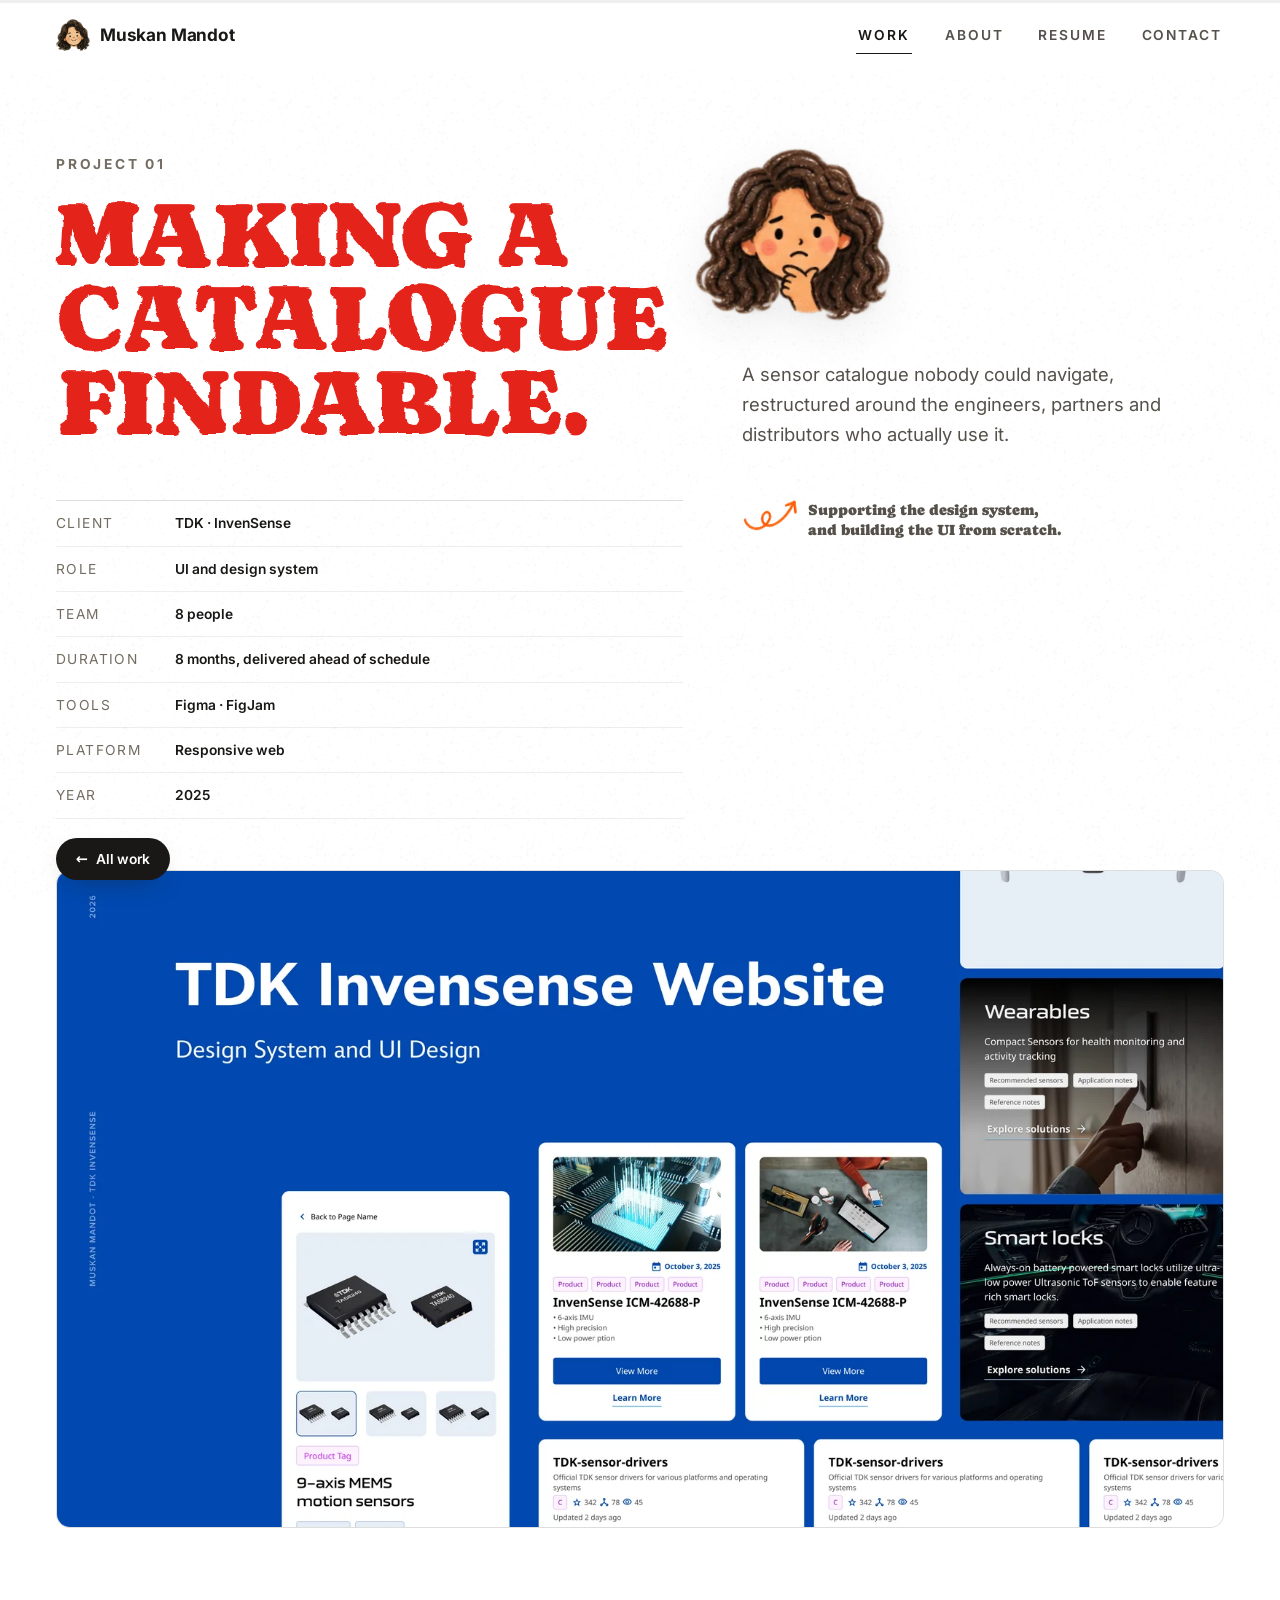
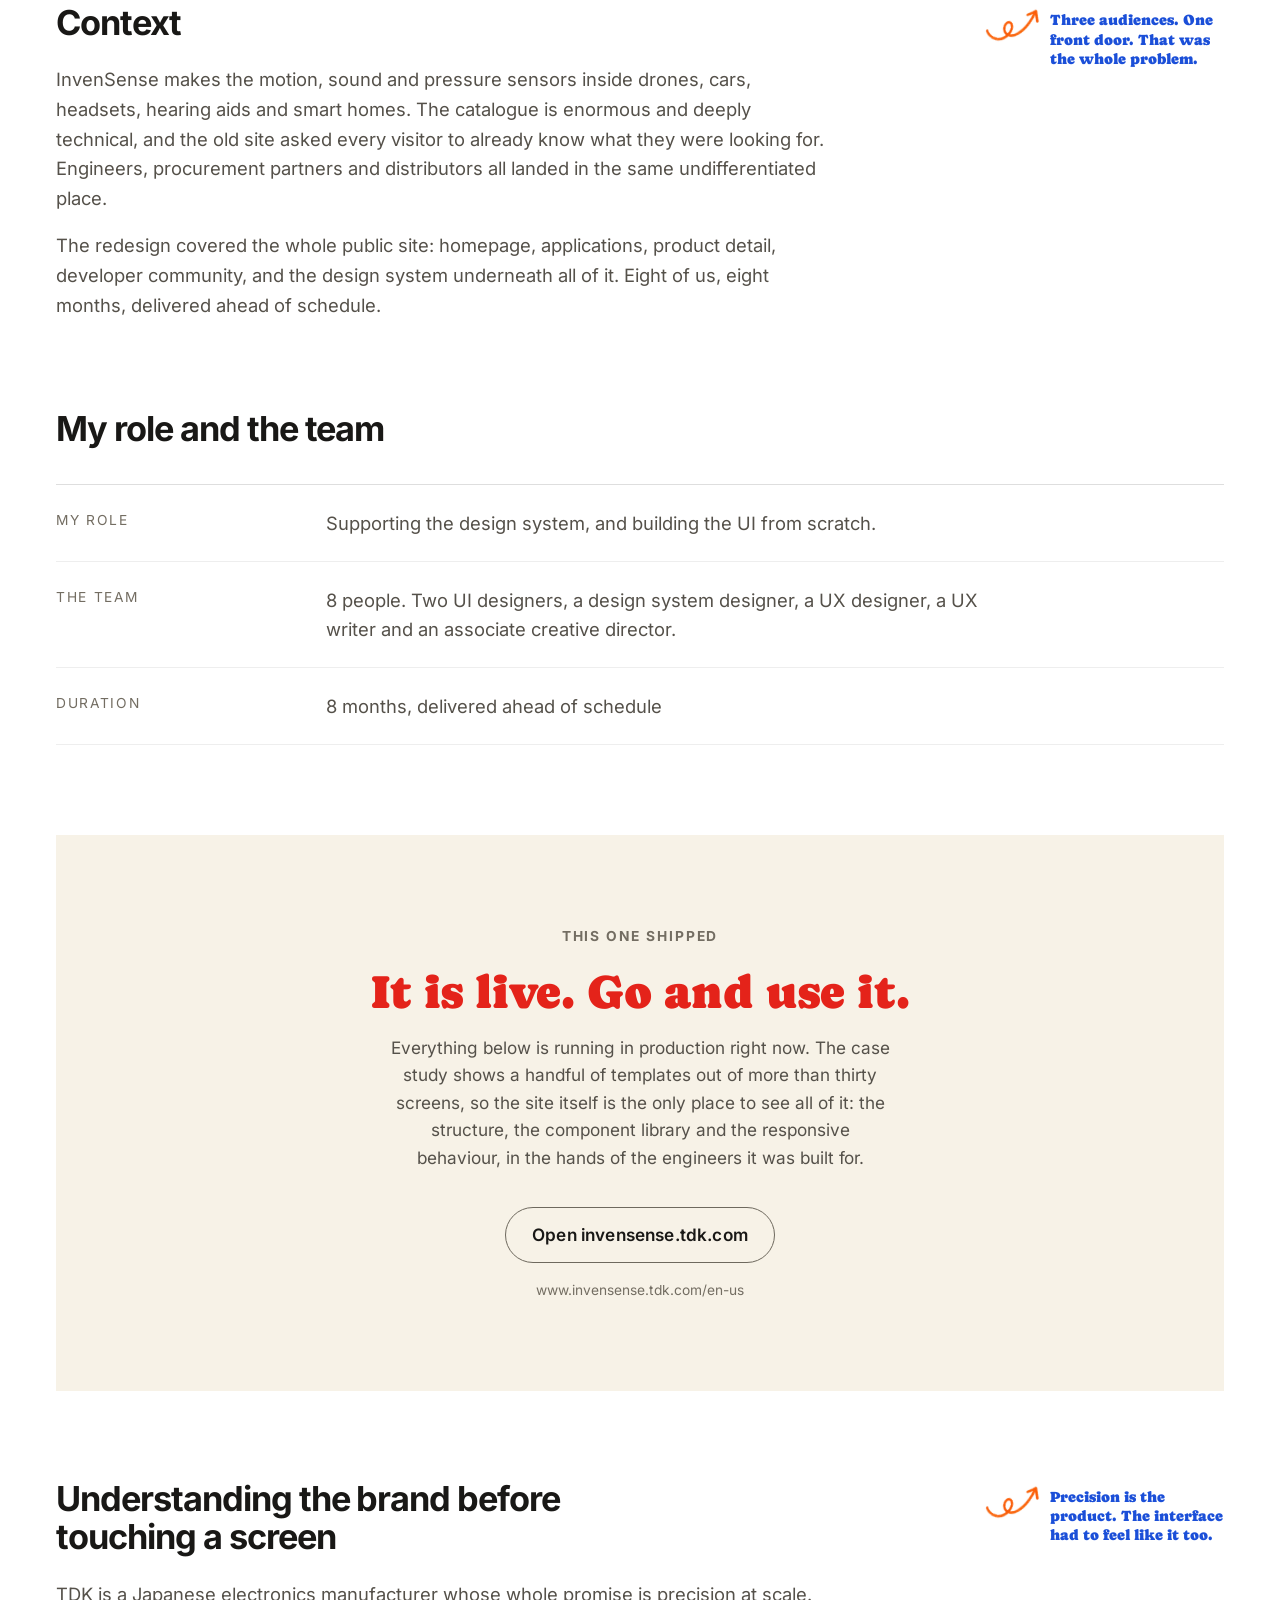
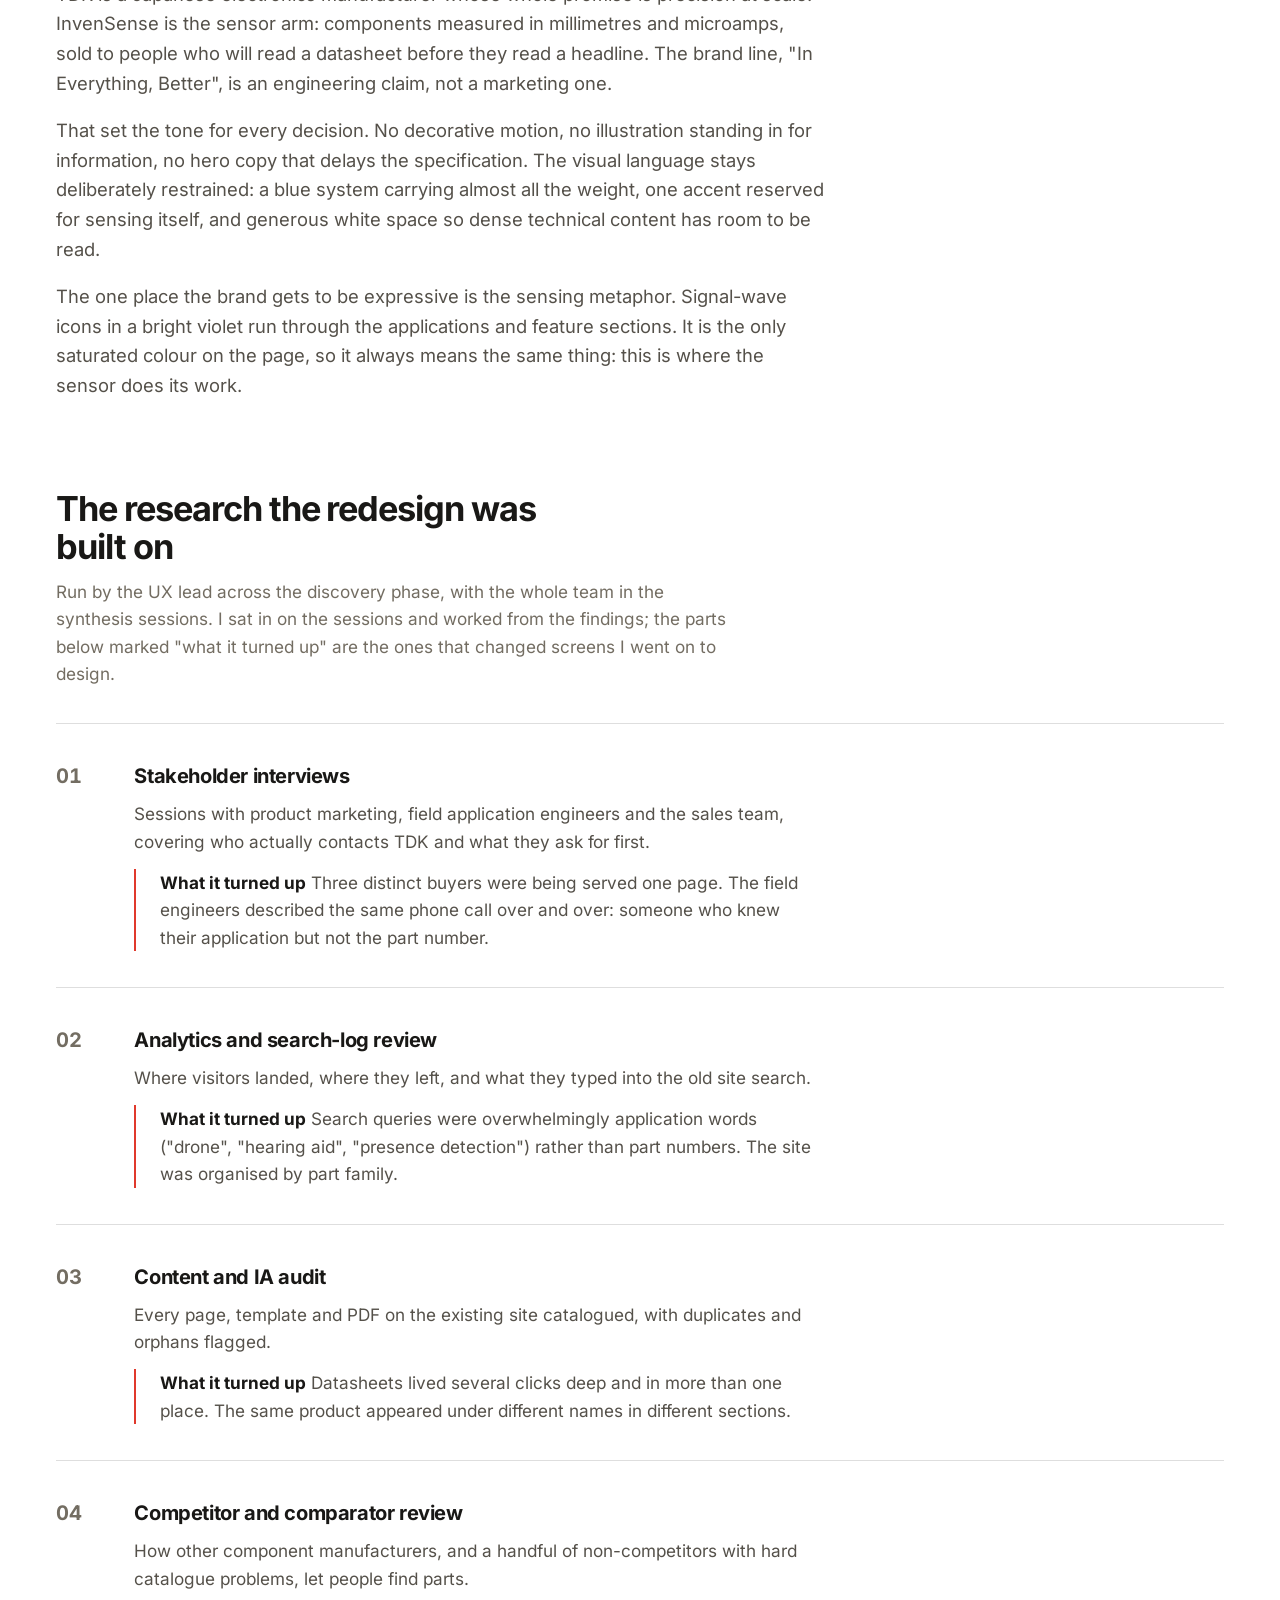
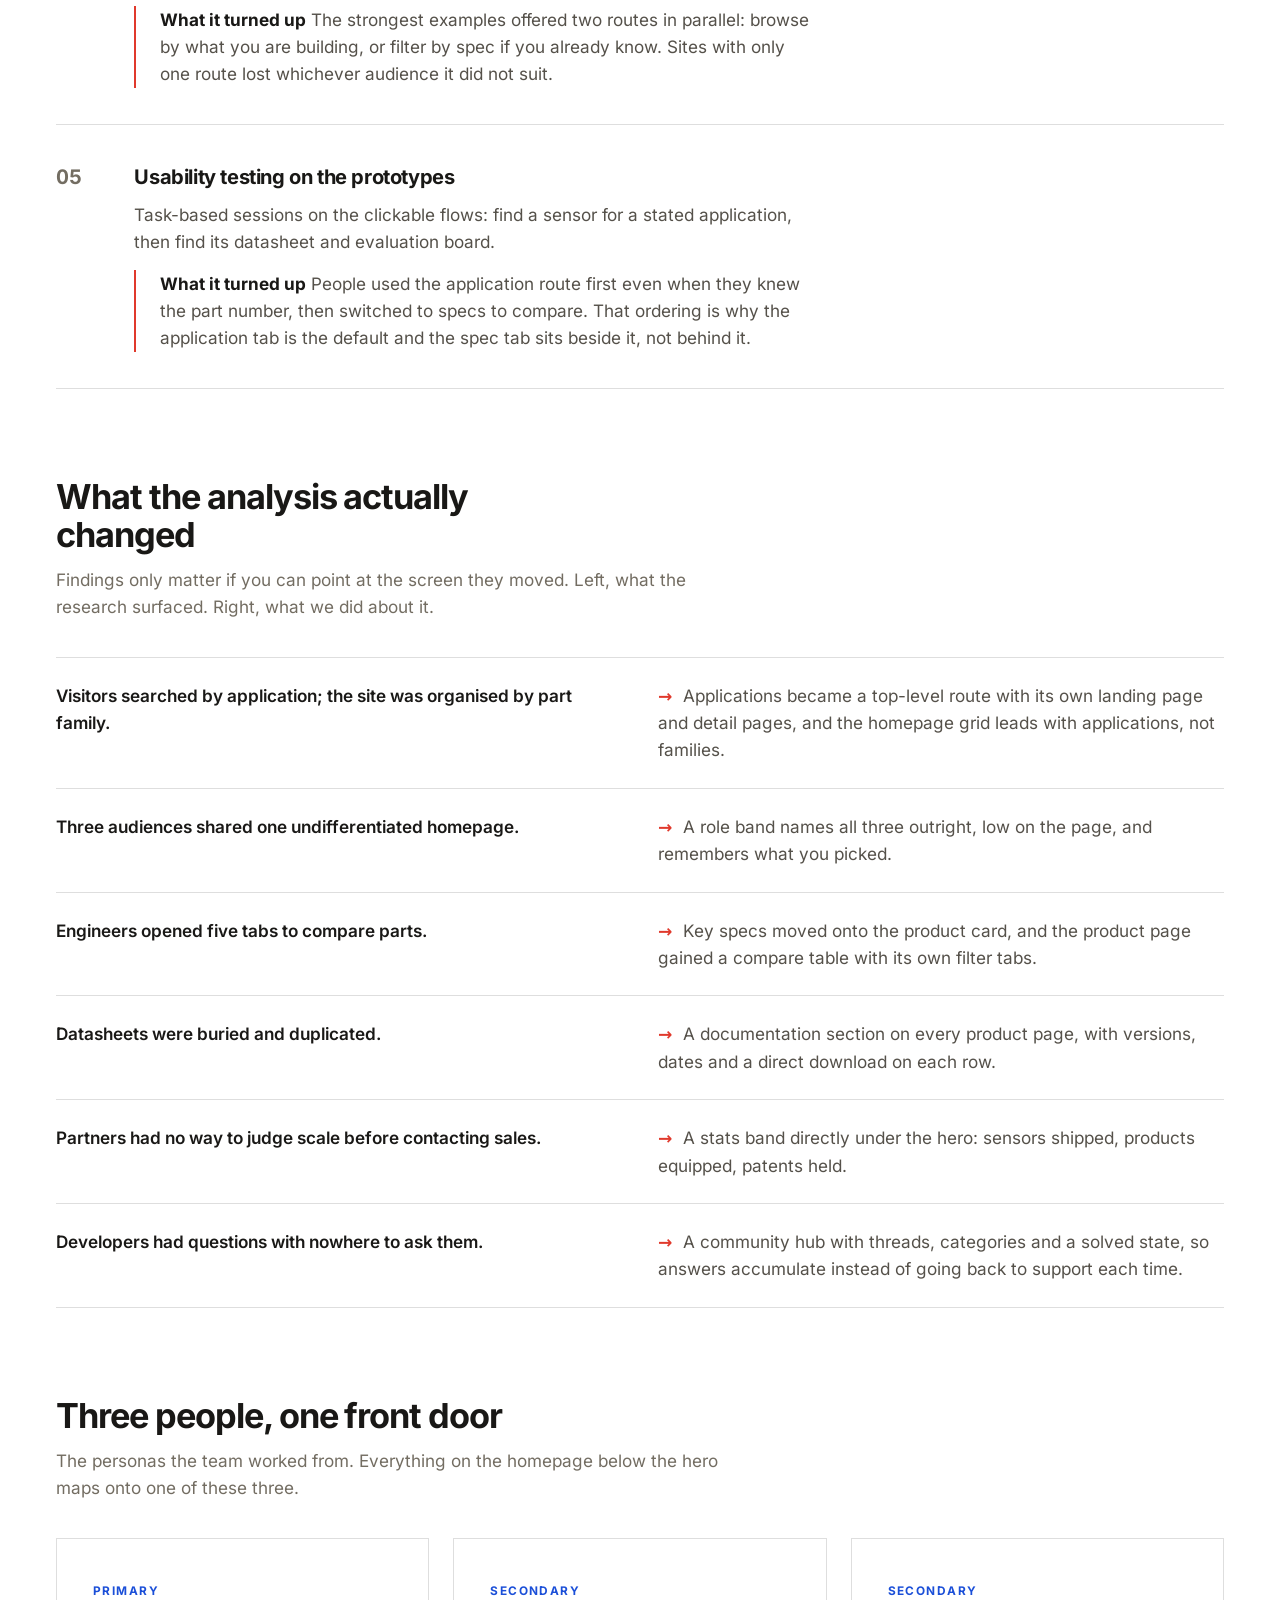
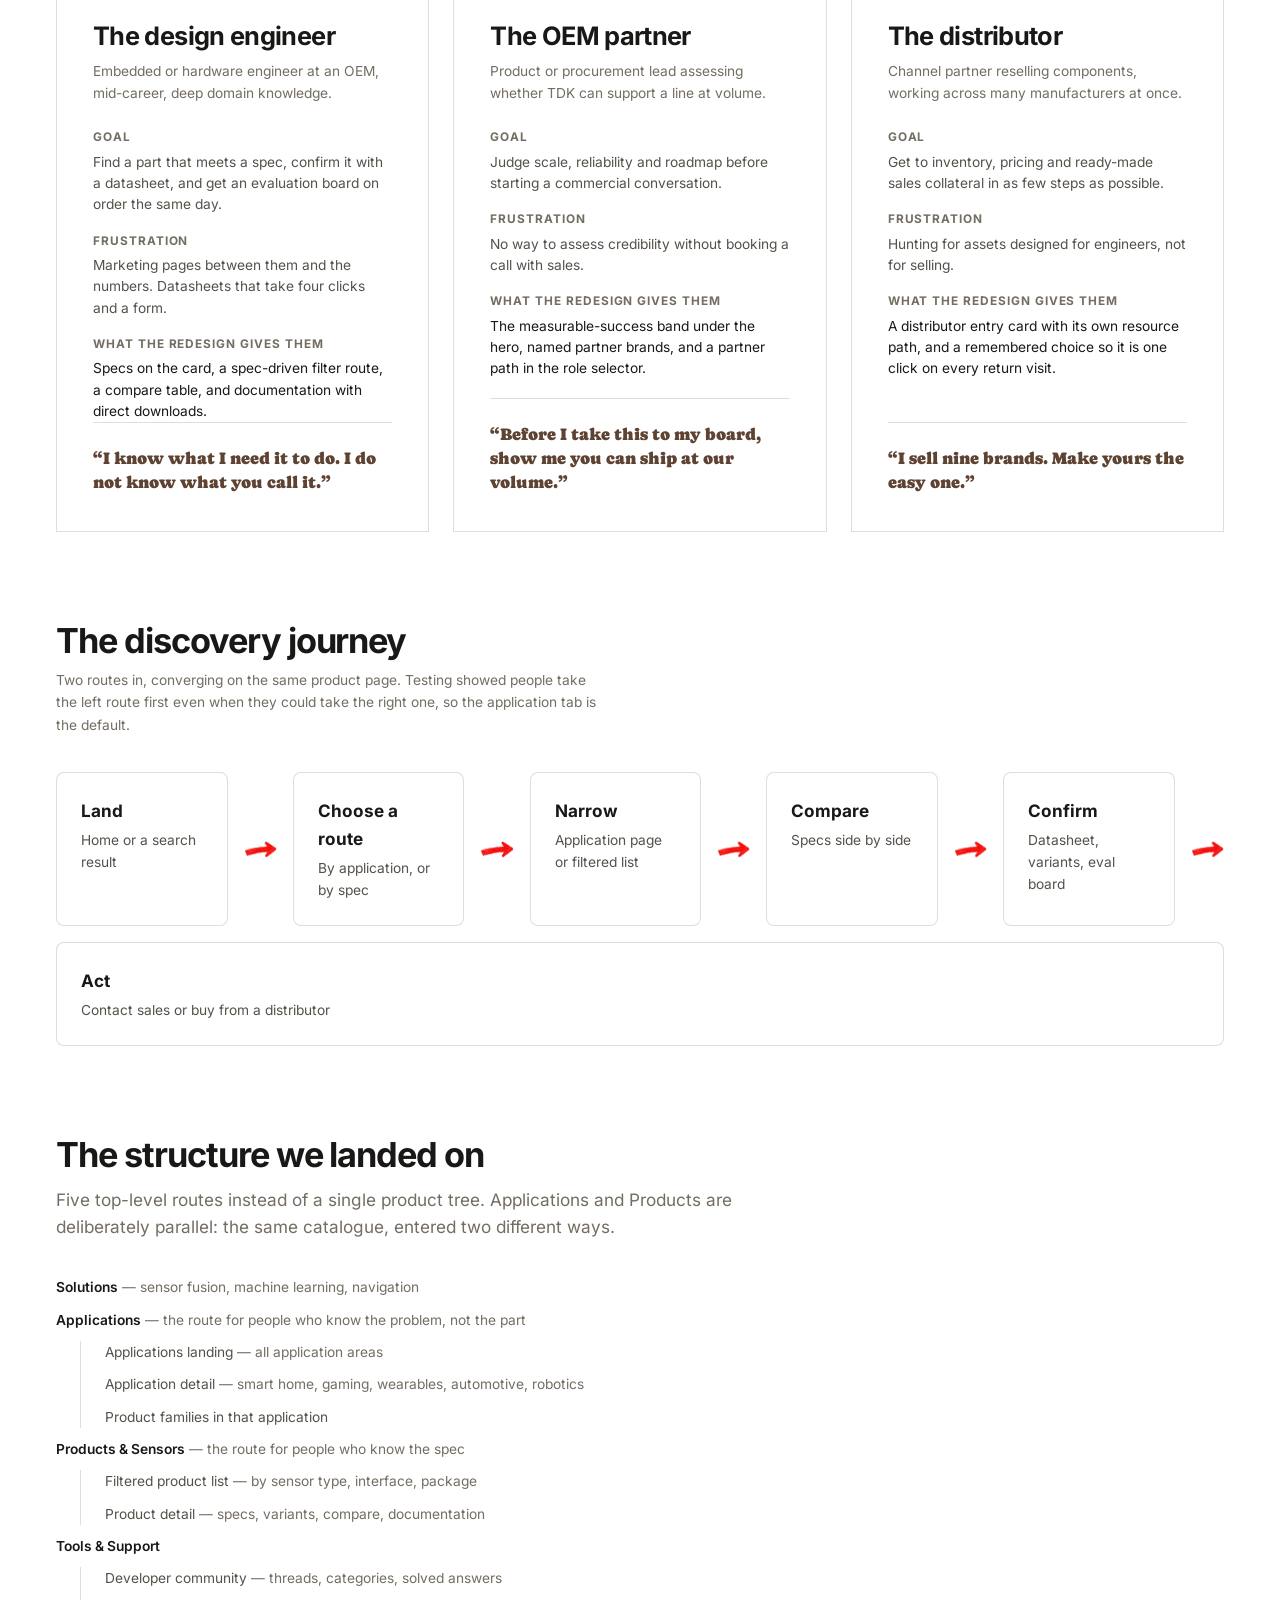
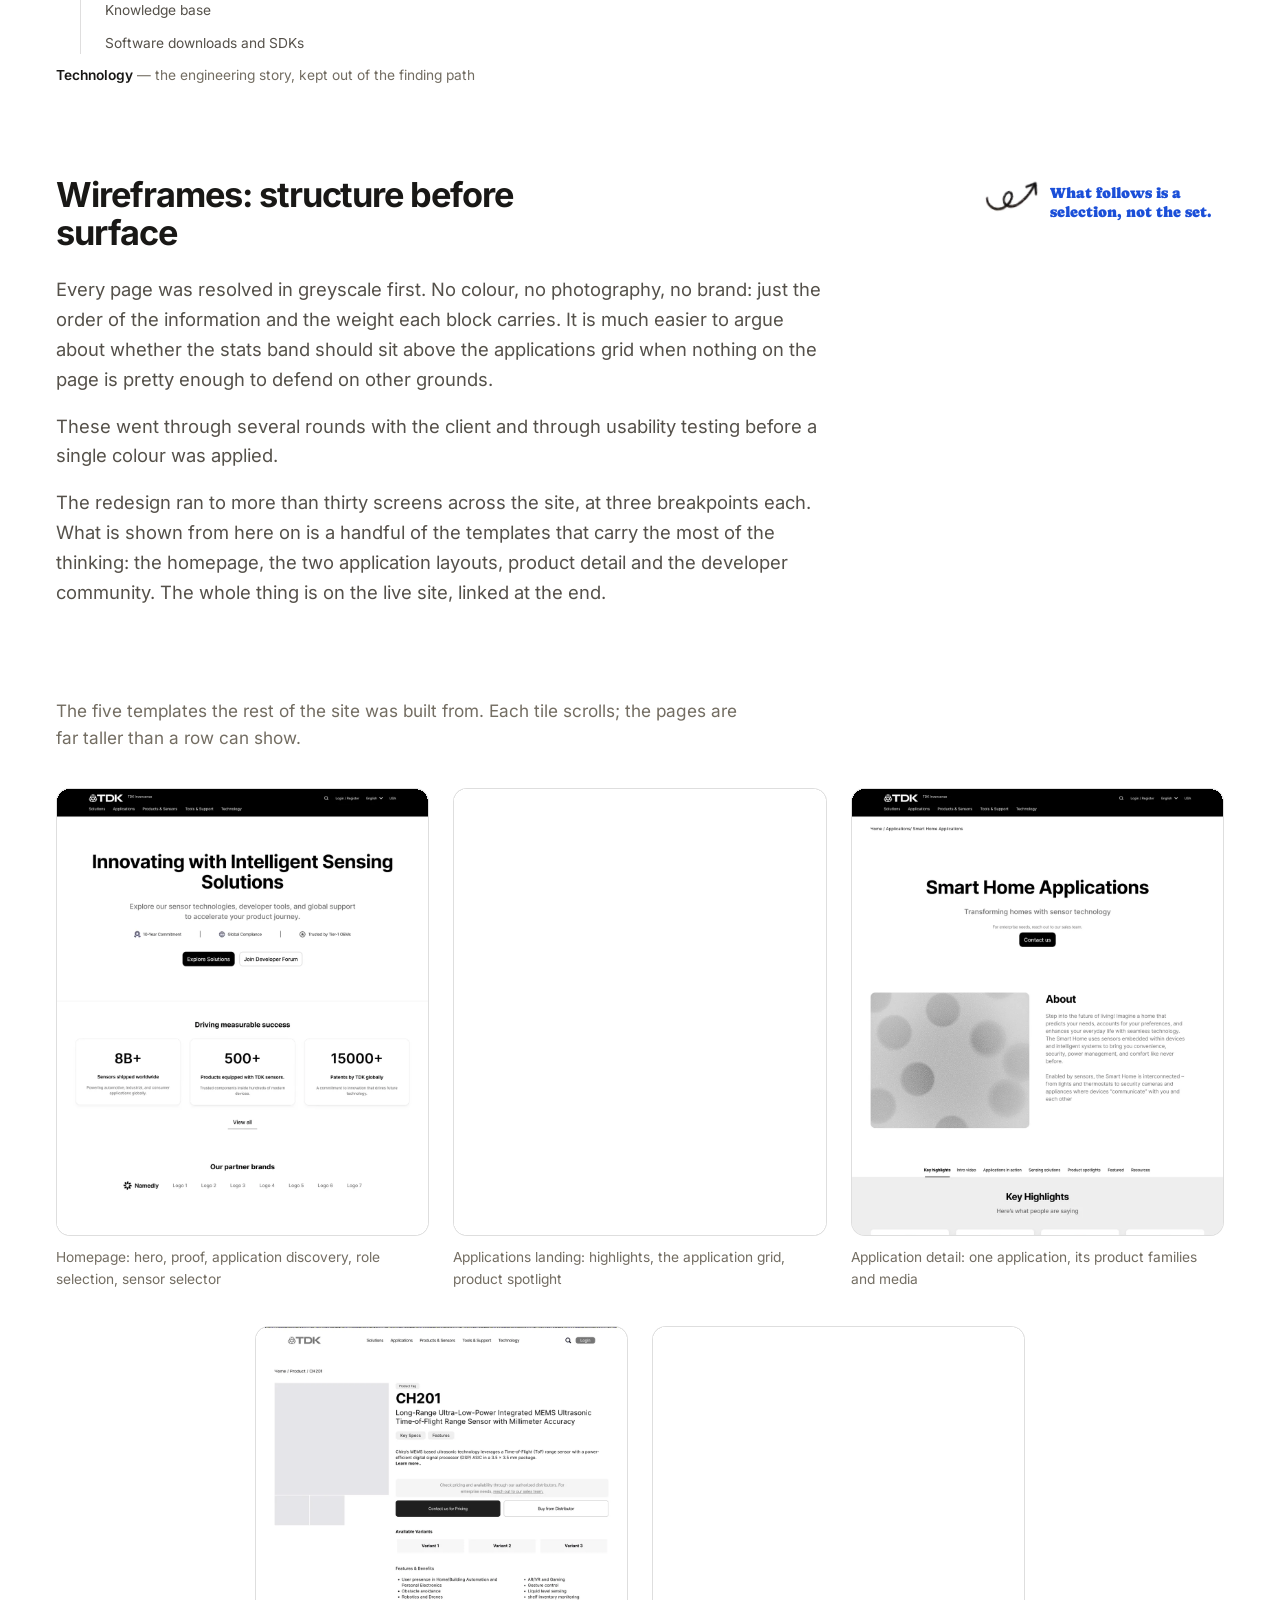
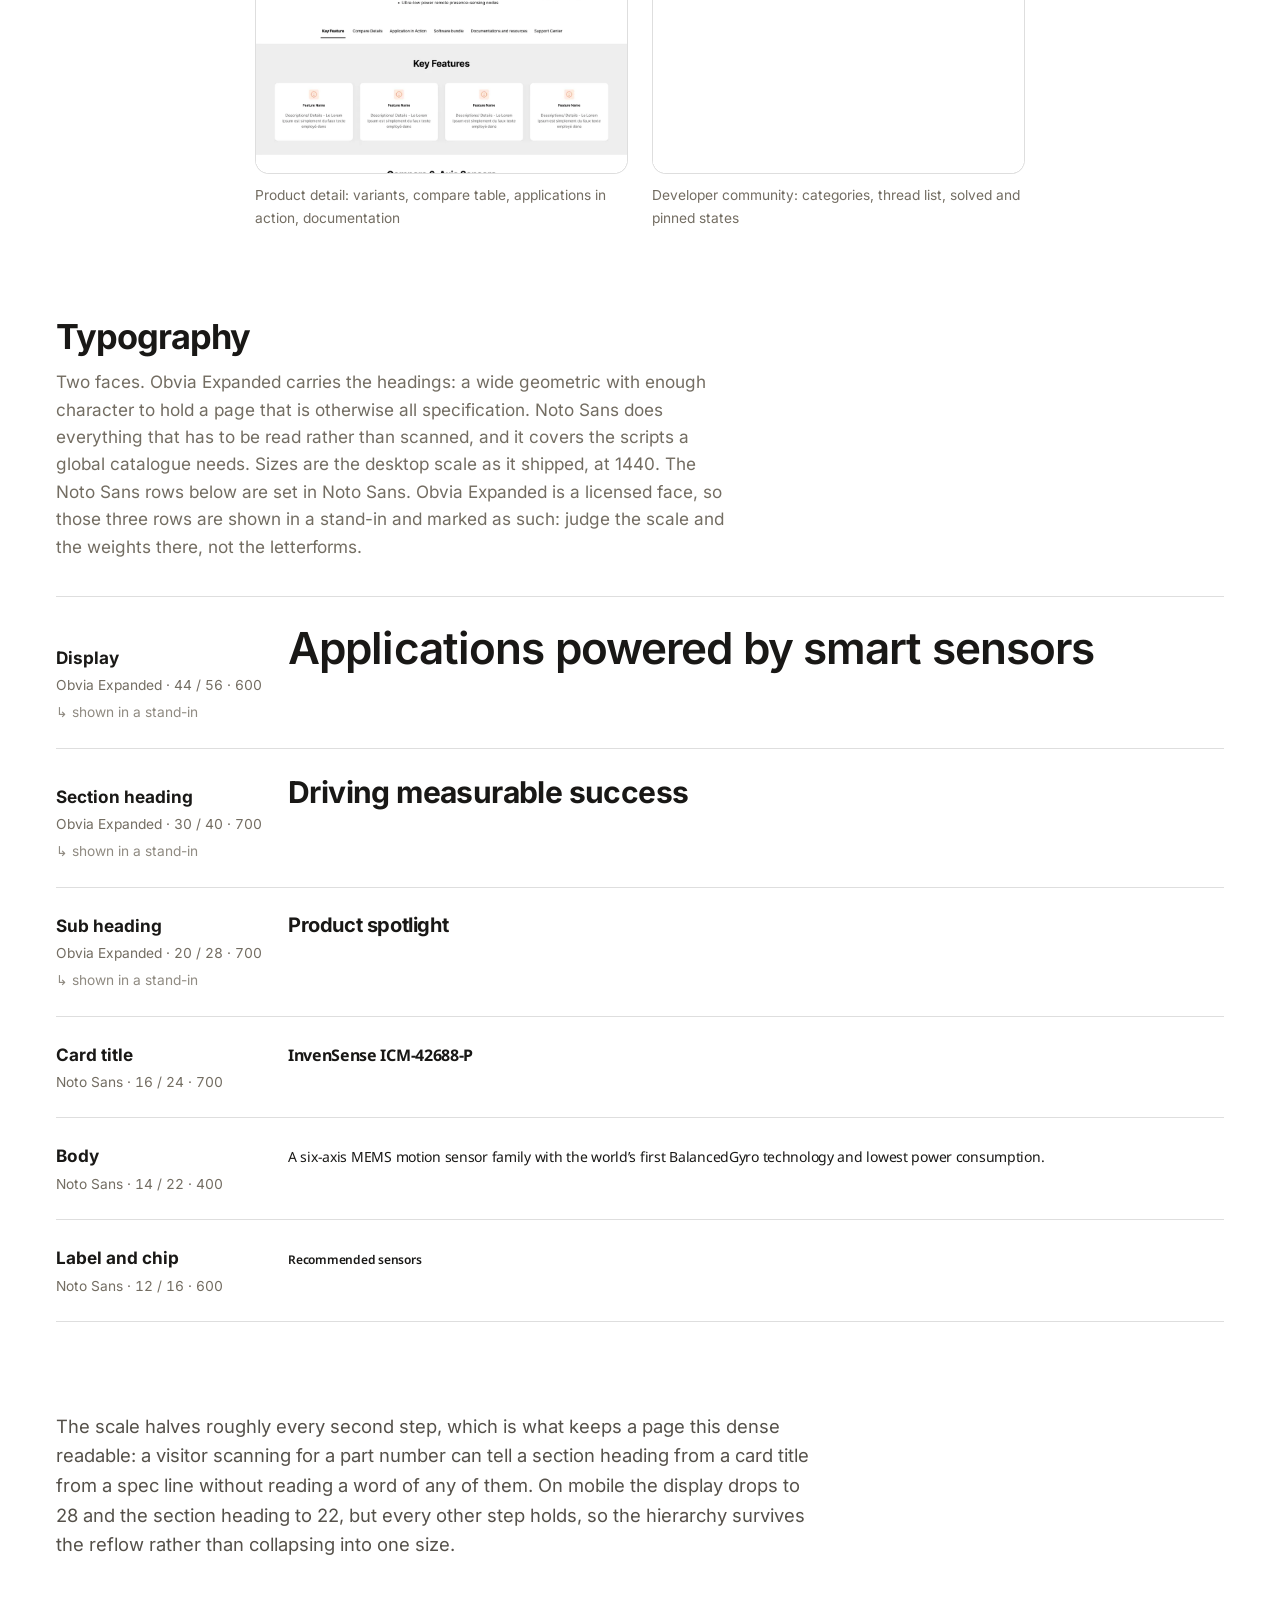
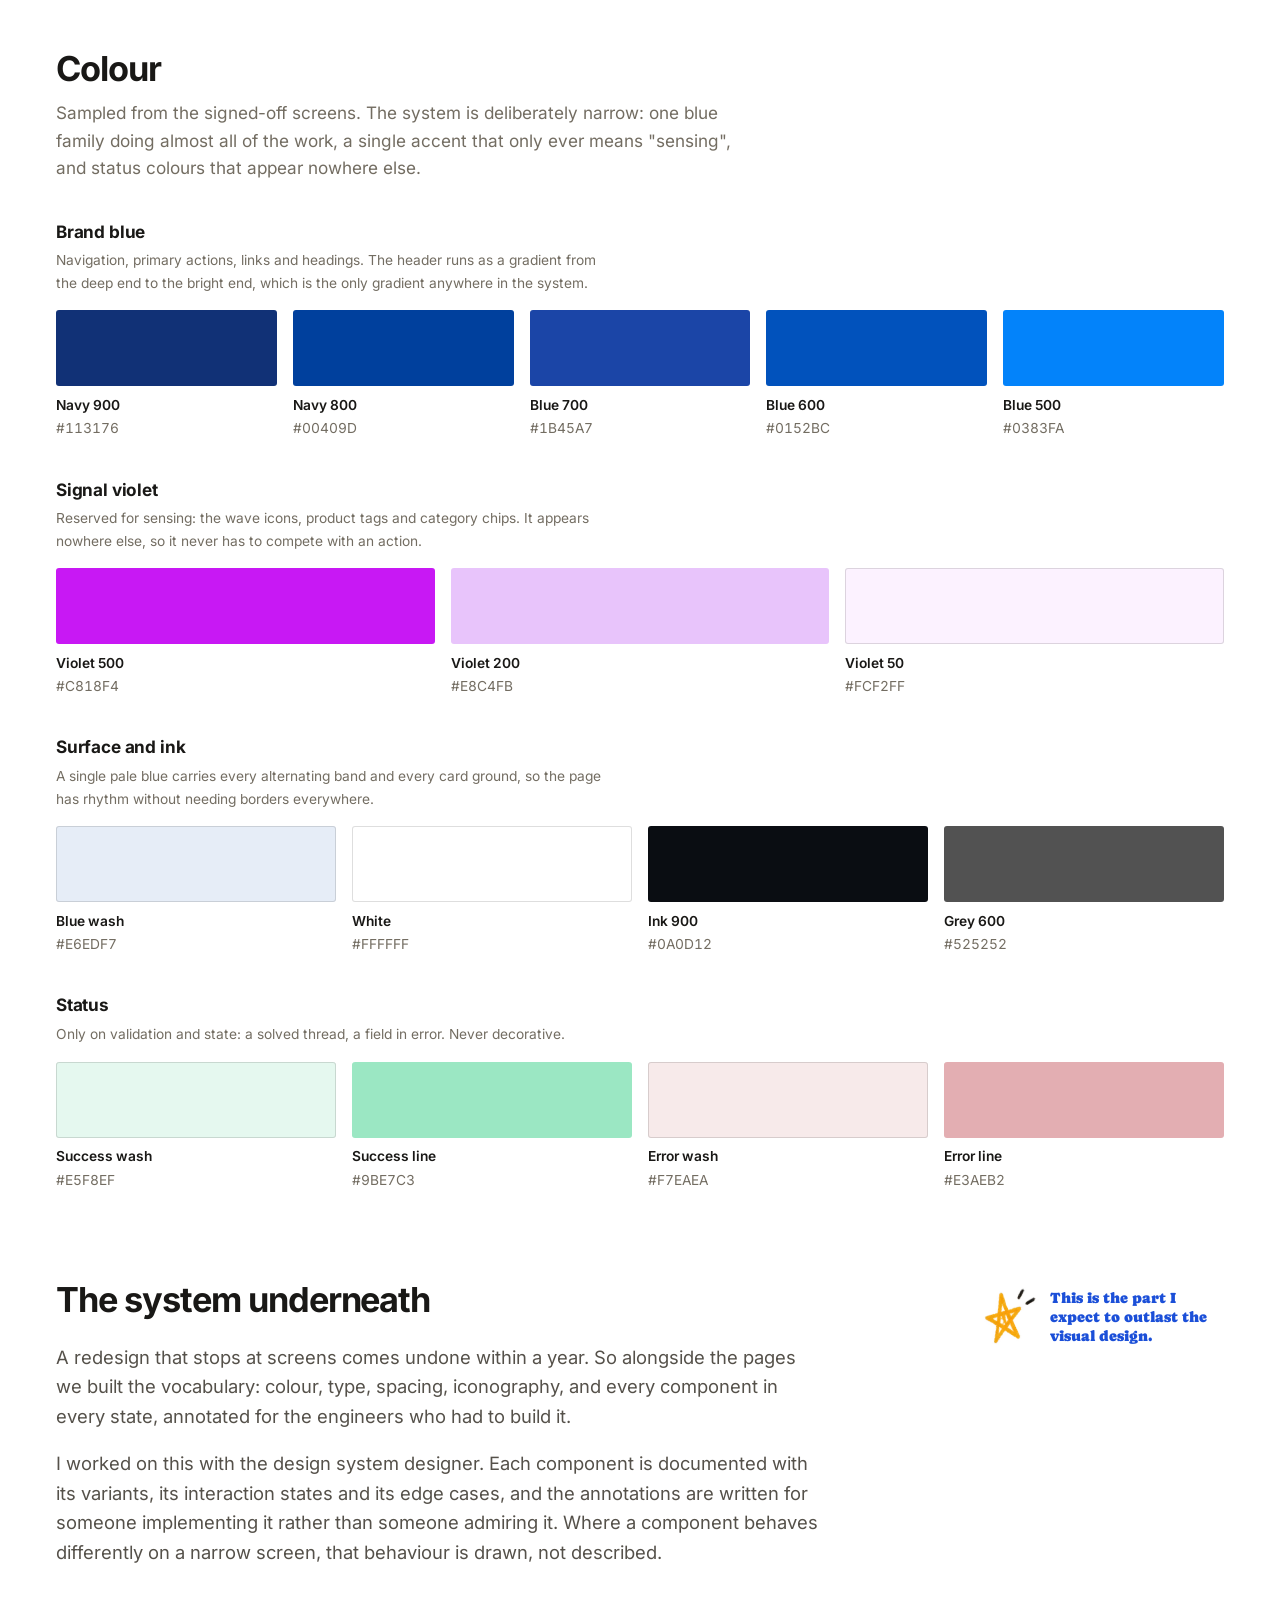
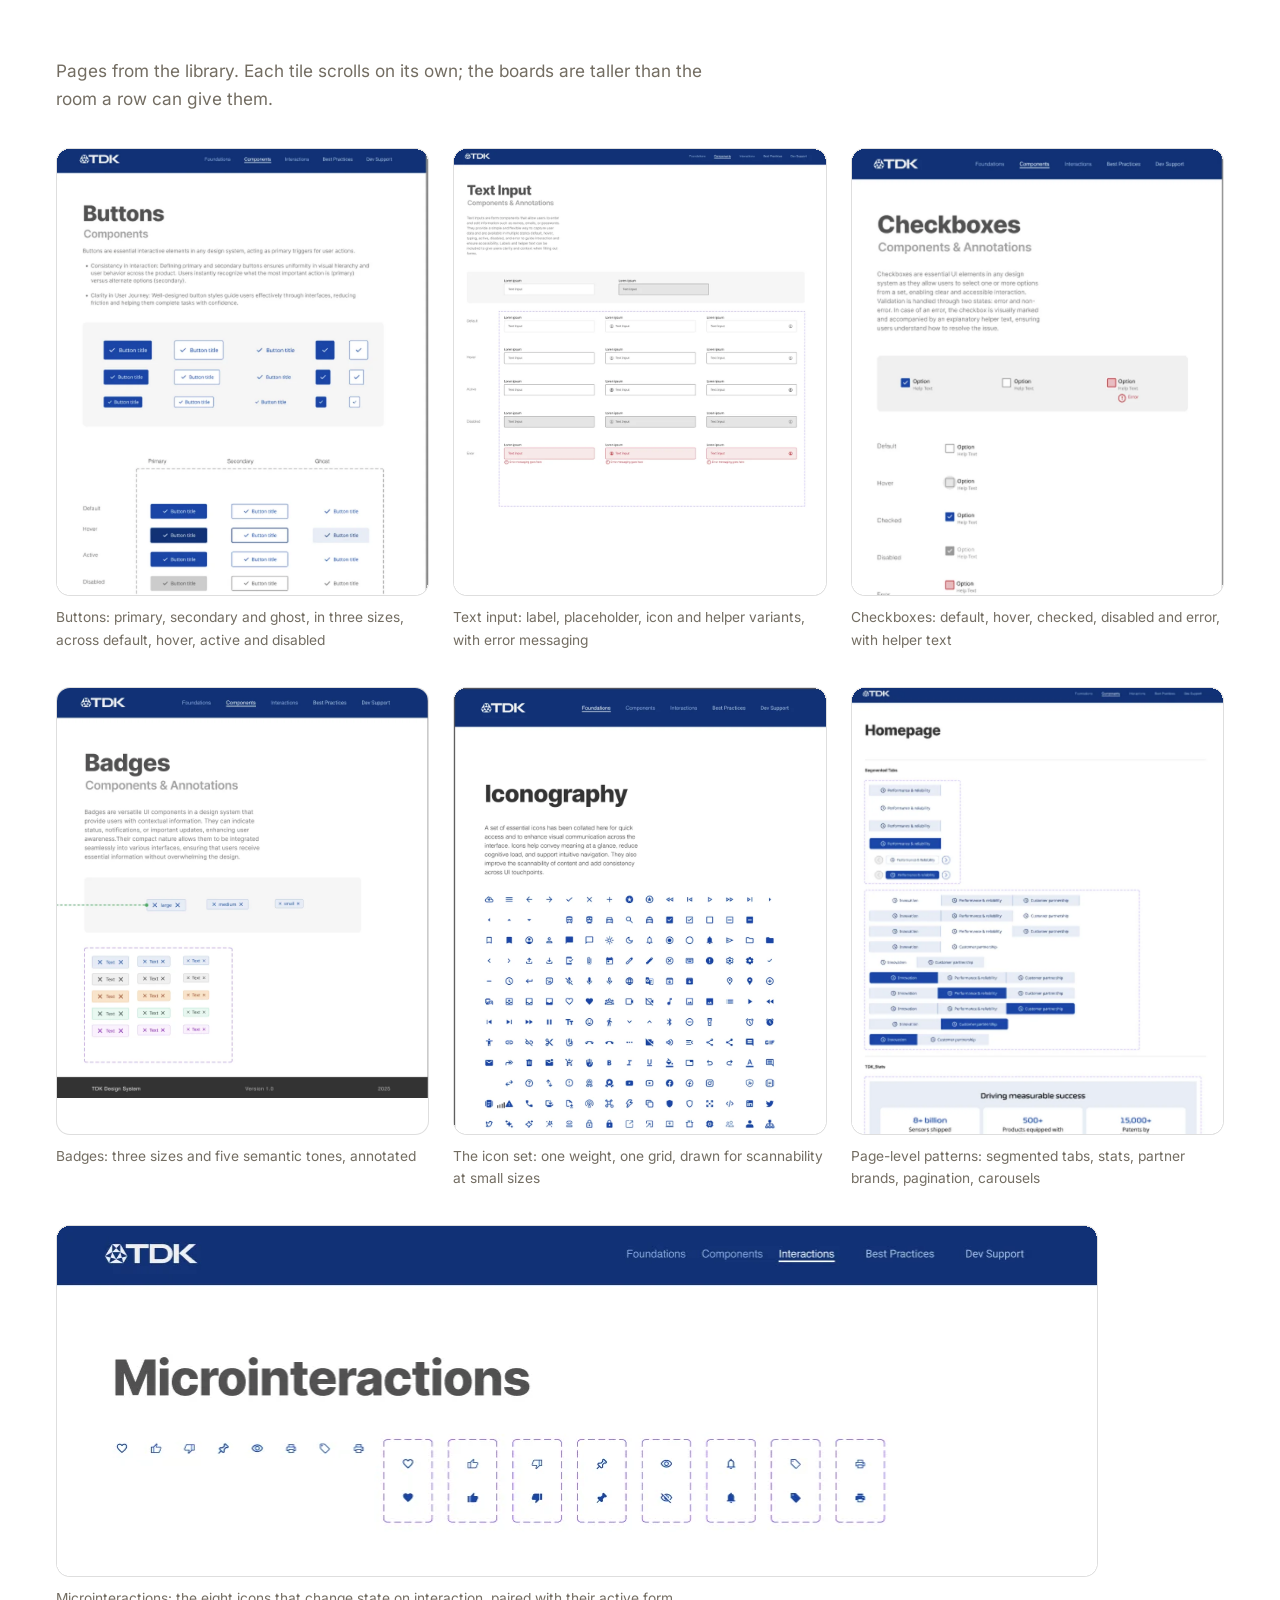
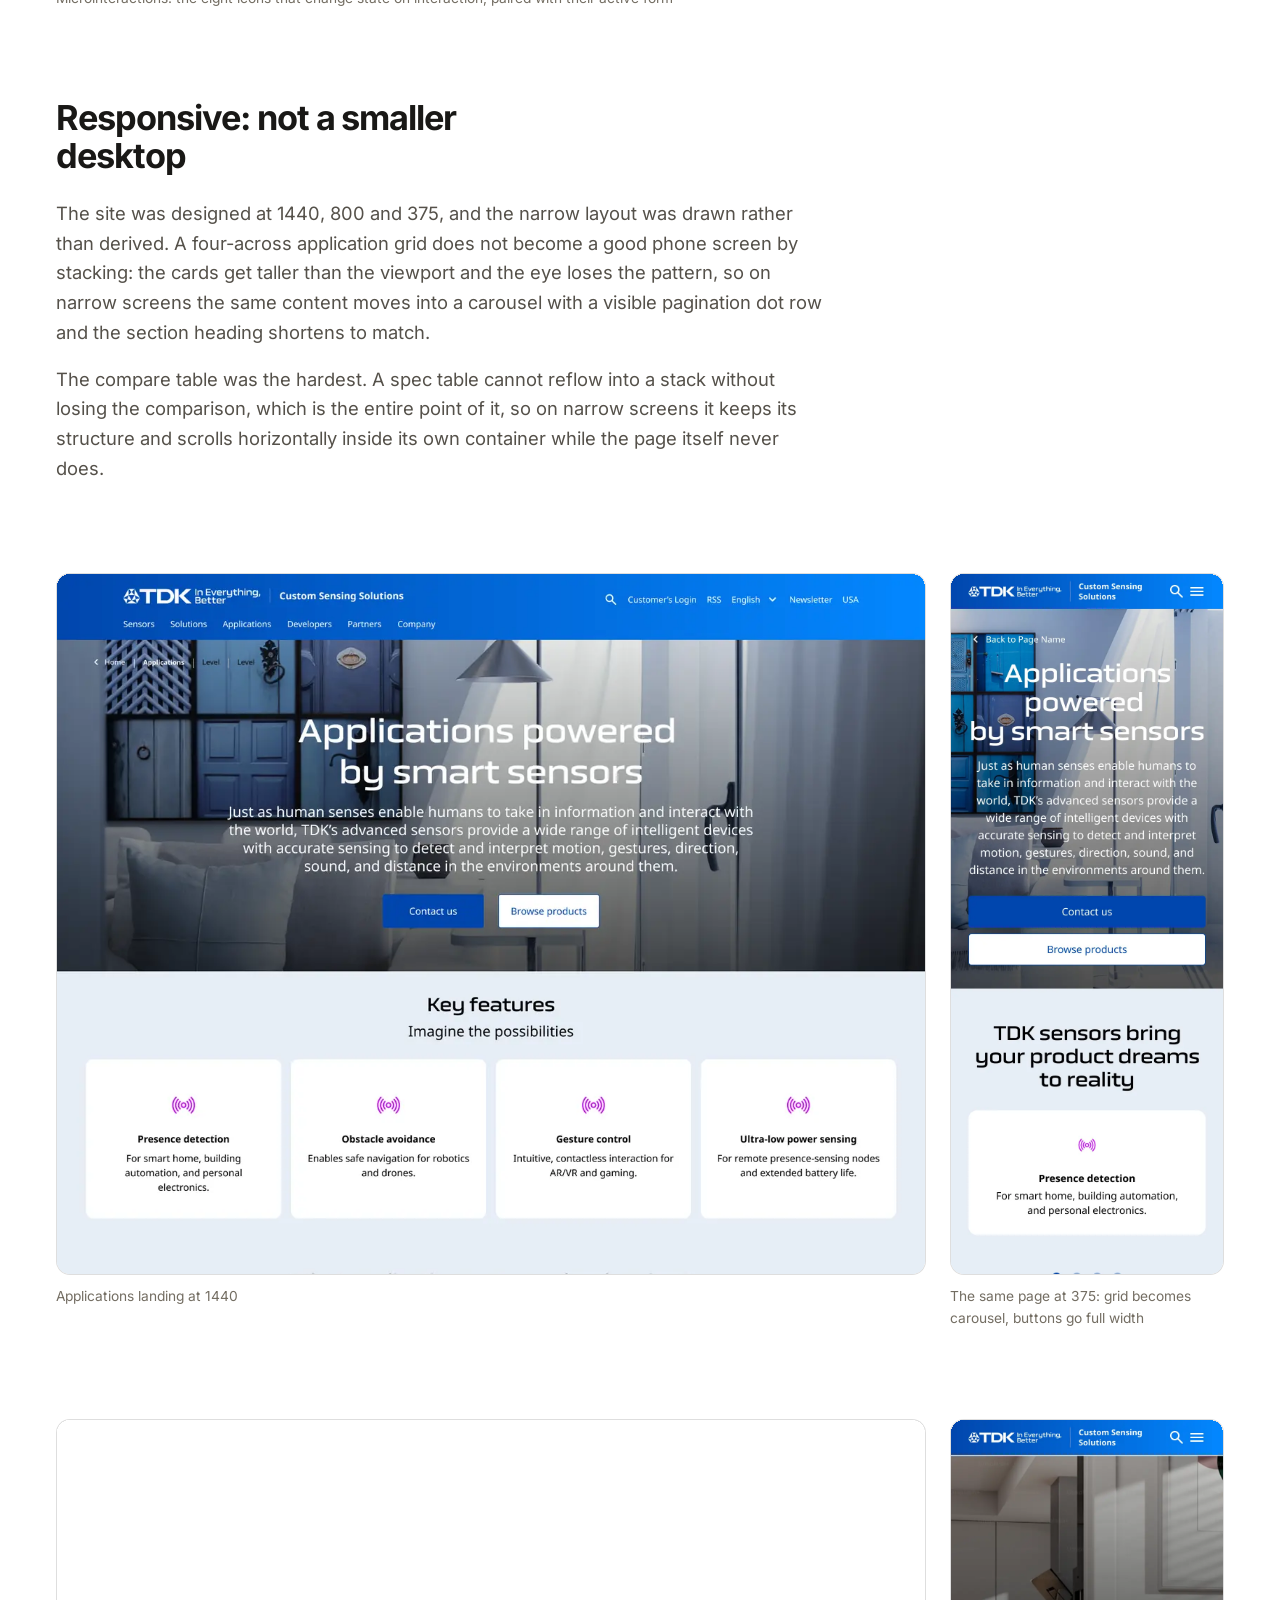
<file: project.html>
<!doctype html>
<html lang="en">
<head>
<meta charset="utf-8">
<meta name="viewport" content="width=device-width, initial-scale=1">
<title>Case study · Muskan Mandot</title>
<meta name="description" content="A case study from Muskan Mandot's portfolio.">
<meta name="theme-color" content="#FDFBF6">
<link rel="icon" href="assets/img/favicon.png" type="image/png">
<link rel="preload" href="assets/fonts/inter-latin.woff2" as="font" type="font/woff2" crossorigin>
<link rel="preload" href="assets/fonts/caprasimo-latin.woff2" as="font" type="font/woff2" crossorigin>
<link rel="stylesheet" href="assets/css/fonts.css">
<link rel="stylesheet" href="assets/css/tokens.css">
<link rel="stylesheet" href="assets/css/base.css">
<link rel="stylesheet" href="assets/css/site.css">
<link rel="stylesheet" href="assets/css/case.css">
<link rel="stylesheet" href="assets/css/mocks.css">
</head>

<body data-page="work">
<a class="skip" href="#main">Skip to content</a>
<div class="cs-progress" aria-hidden="true"><span id="csProgress"></span></div>
<header data-nav></header>

<main id="main"></main>

<a class="cs-back" href="work.html">
  <span class="cs-back__arrow" aria-hidden="true">←</span> All work
</a>

<footer data-foot></footer>

<script src="assets/js/crayon-ratio.js"></script>
<script src="assets/js/img-sizes.js"></script>
<script src="assets/js/crayon.js"></script>
<script src="assets/js/data.js"></script>
<script src="assets/js/common.js"></script>
<script src="assets/js/project.js"></script>
</body>
</html>
</file>
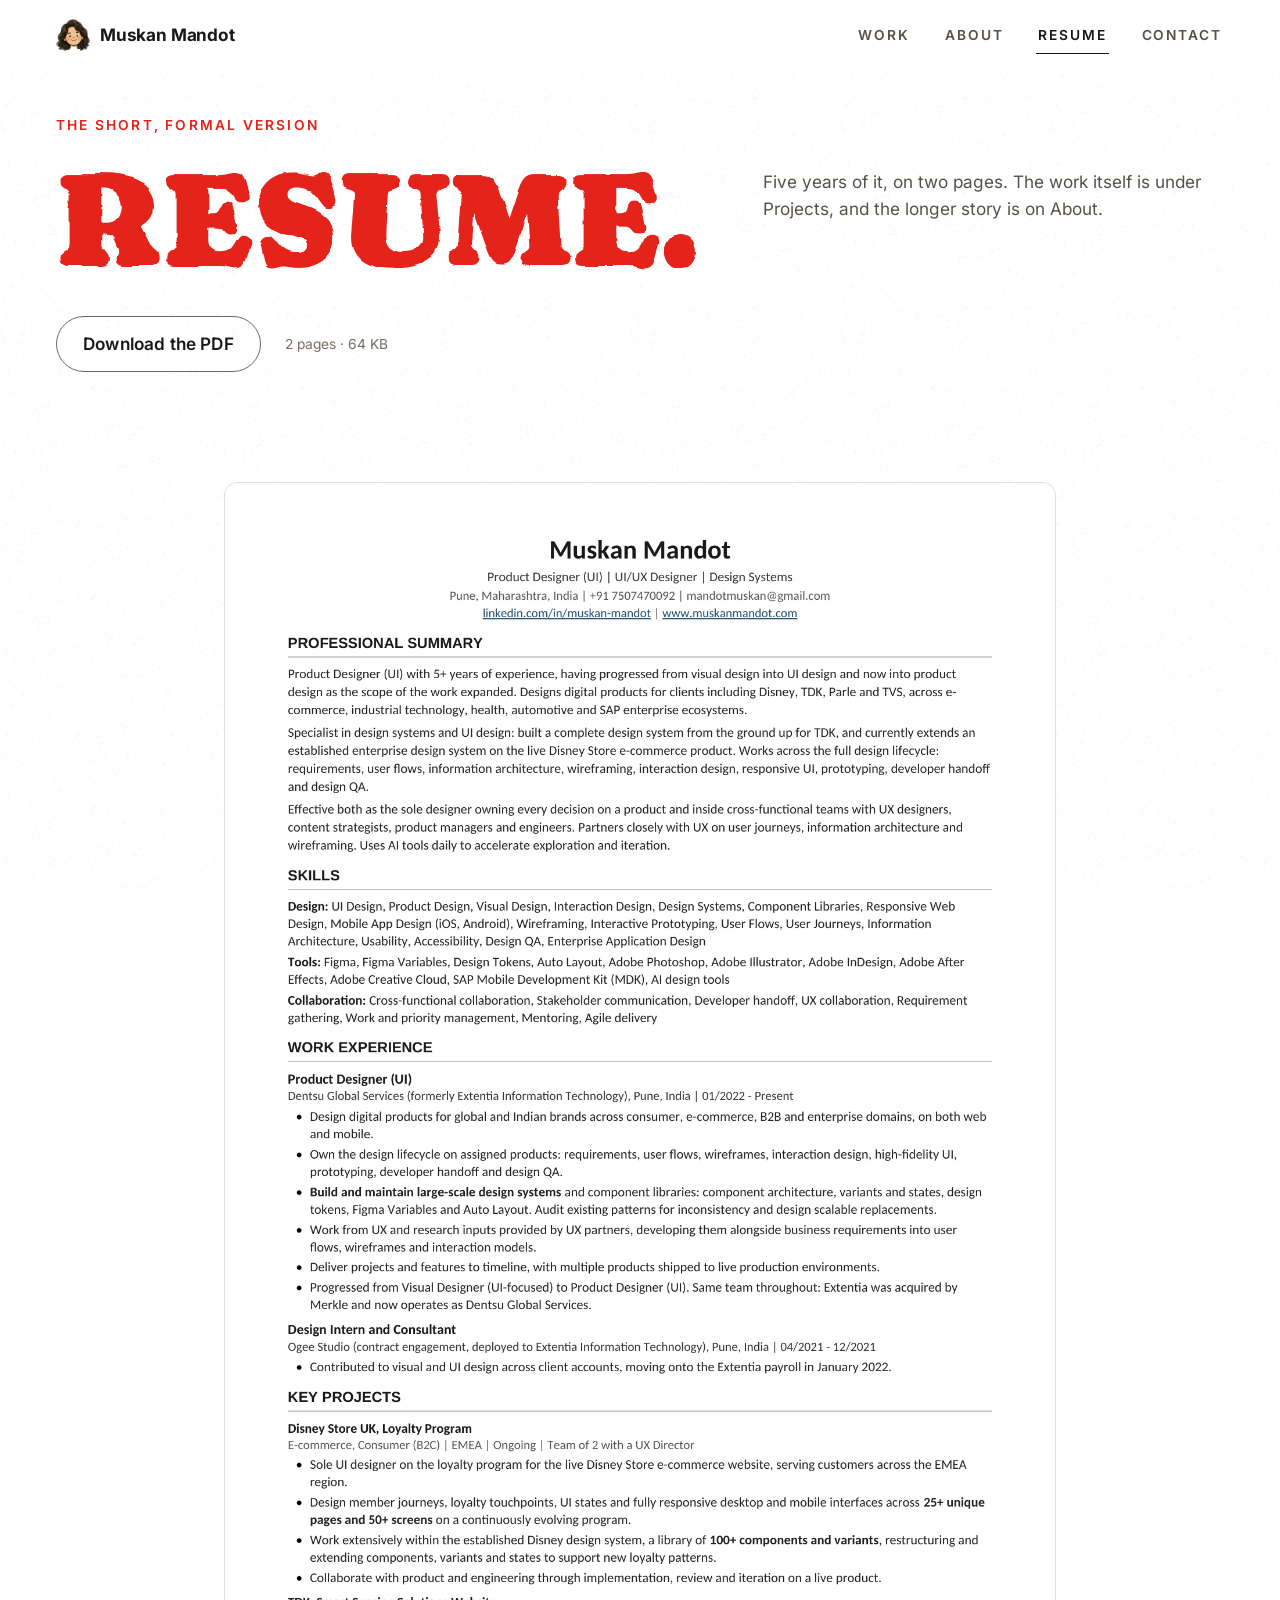
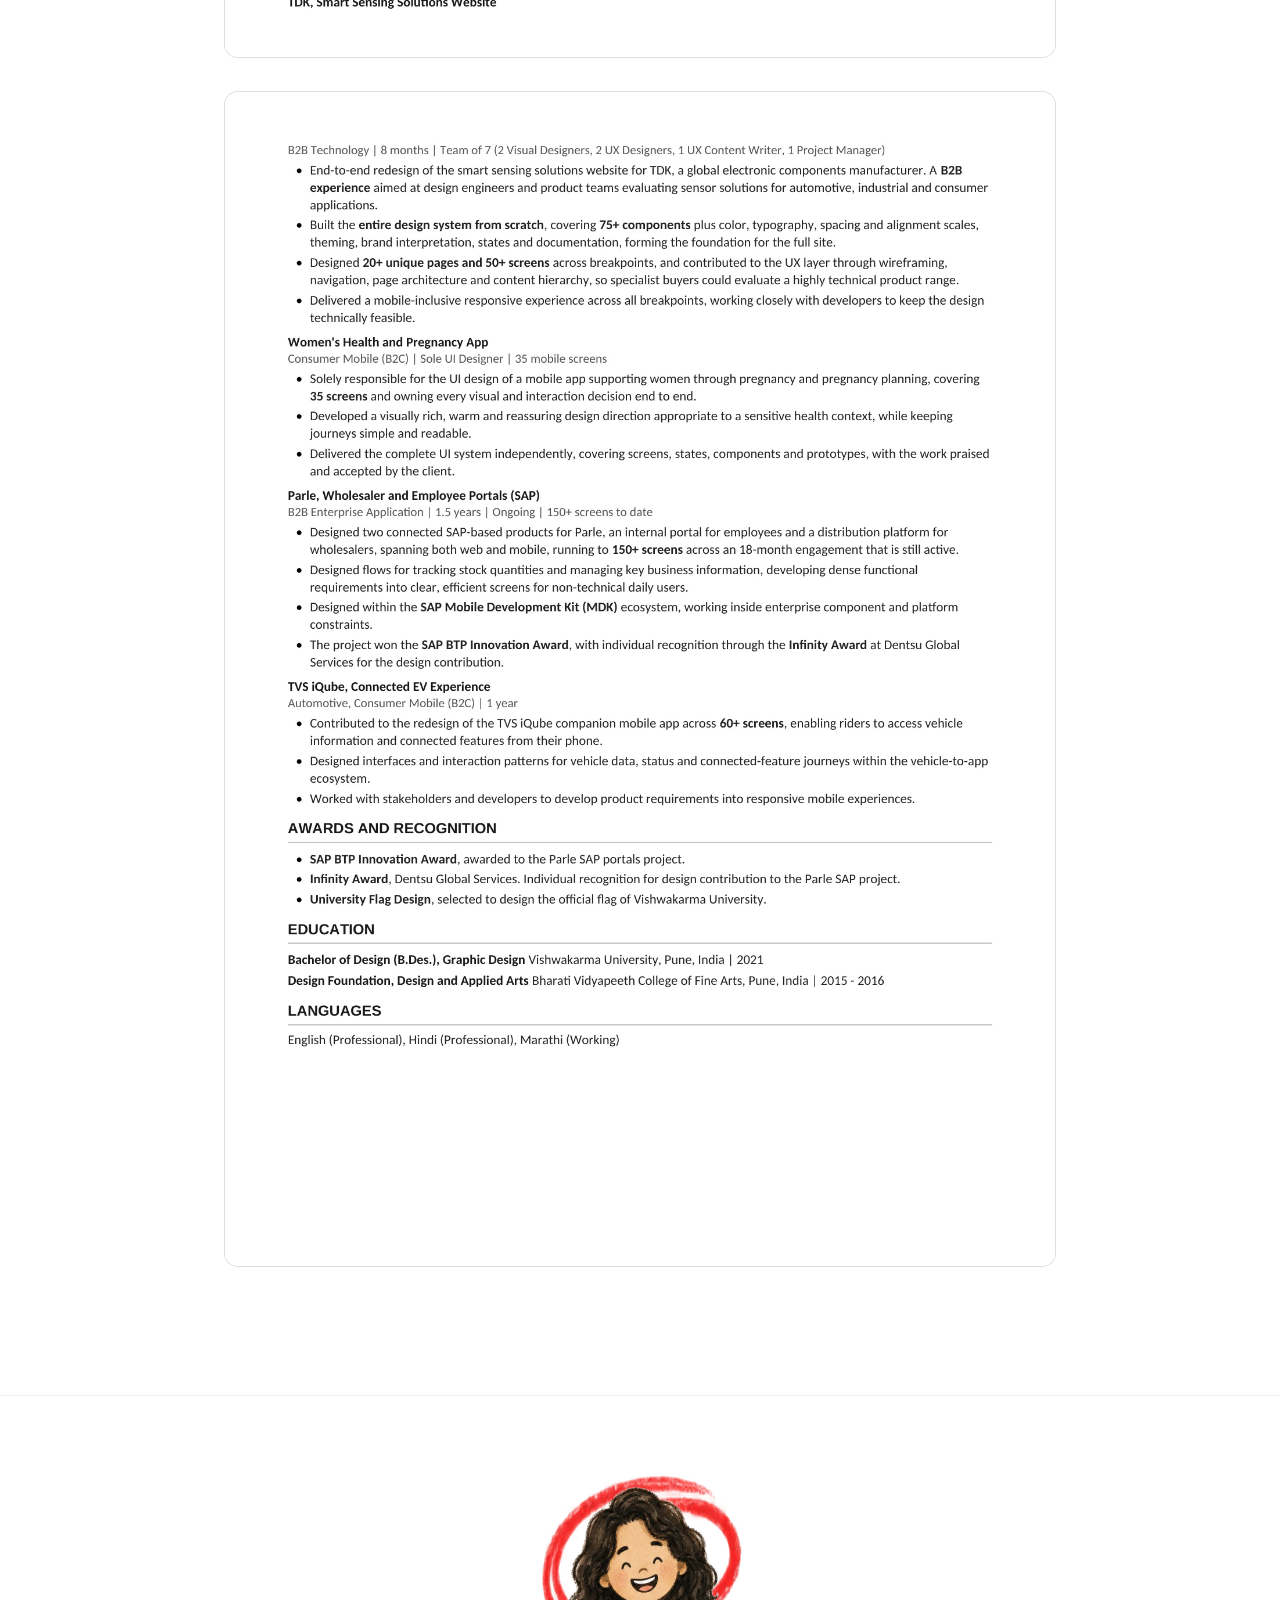
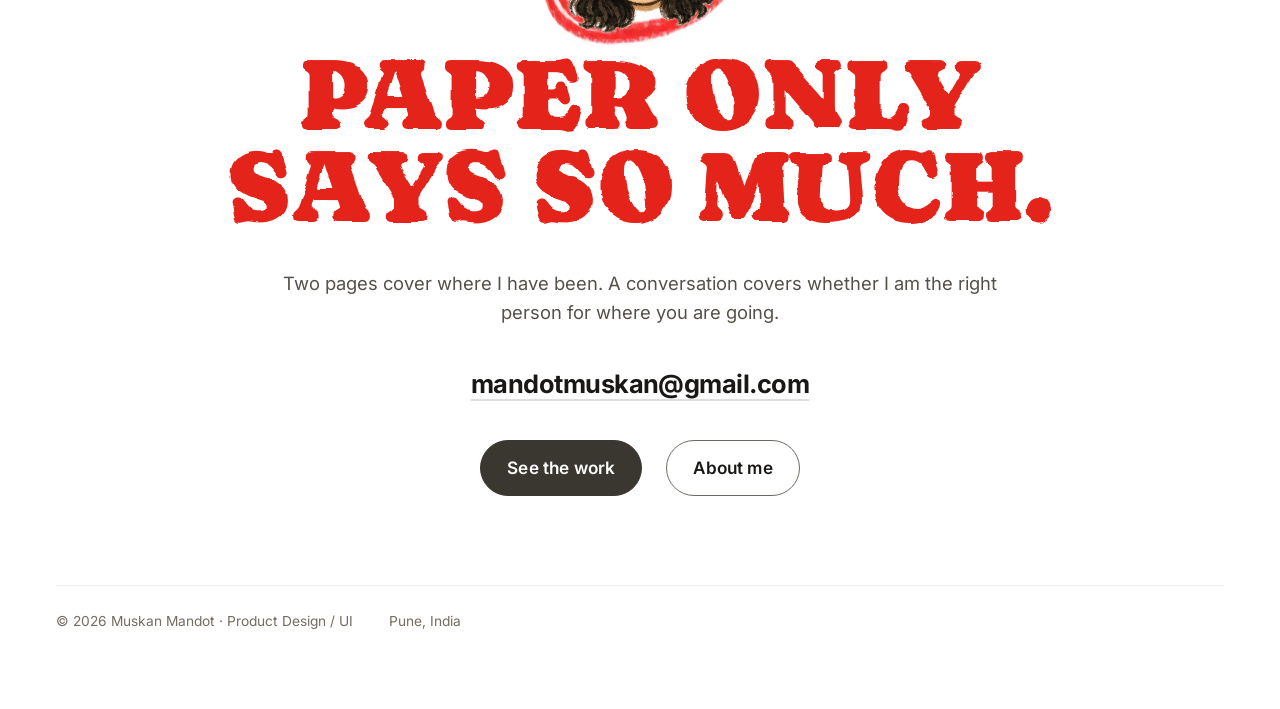
<file: resume.html>
<!doctype html>
<html lang="en">
<head>
<meta charset="utf-8">
<meta name="viewport" content="width=device-width, initial-scale=1">
<title>Resume · Muskan Mandot</title>
<meta name="description" content="Muskan Mandot's resume. Product designer working in UI, design systems and visual design, based in Pune, India.">
<meta name="theme-color" content="#FDFBF6">
<link rel="icon" href="assets/img/favicon.png" type="image/png">
<link rel="preload" href="assets/fonts/inter-latin.woff2" as="font" type="font/woff2" crossorigin>
<link rel="preload" href="assets/fonts/caprasimo-latin.woff2" as="font" type="font/woff2" crossorigin>
<link rel="stylesheet" href="assets/css/fonts.css">
<link rel="stylesheet" href="assets/css/tokens.css">
<link rel="stylesheet" href="assets/css/base.css">
<link rel="stylesheet" href="assets/css/site.css">
<link rel="stylesheet" href="assets/css/mocks.css">
</head>

<body data-page="resume">
<a class="skip" href="#main">Skip to content</a>
<header data-nav></header>

<main id="main">

  <!-- ============ the title moment ============ -->
  <section class="ptitle">
    <div class="wrap ptitle__stage">
      <p class="eyebrow eyebrow--red ptitle__brow reveal">The short, formal version</p>

      <div class="poster ptitle__lead">
        <h1 class="ct poster__word ptitle__word reveal" style="--d:1">
          <span class="ln">Resume.</span>
        </h1>
      </div>

      <div class="ptitle__side reveal" style="--d:2">
        <p class="lede">
          Five years of it, on two pages. The work itself is under
          <a href="work.html">Projects</a>, and the longer story is on
          <a href="about.html">About</a>.
        </p>
      </div>
    </div>

    <div class="wrap cv__intro">
      <p class="cv__grab reveal" style="--d:4">
        <a class="btn btn--ghost" href="assets/downloads/muskan-mandot-cv.pdf"
           download="Muskan-Mandot-CV.pdf">Download the PDF</a>
        <span class="cv__note">2 pages · 64&nbsp;KB</span>
      </p>
    </div>
  </section>

  <!-- ============ the pages ============ -->
  <section class="band band--cv">
    <div class="wrap">
      <div class="cv">
        <figure class="cv__page reveal">
          <a href="assets/img/cv/page-1.webp" target="_blank" rel="noopener"
             aria-label="Open resume page one full size">
            <img src="assets/img/cv/page-1.webp" width="1429" height="2021"
                 alt="Resume page one: professional summary, skills, work experience at Dentsu Global Services and Ogee Studio, and key projects including the Disney Store loyalty programme."
                 loading="lazy" decoding="async">
          </a>
        </figure>
        <figure class="cv__page reveal" style="--d:1">
          <a href="assets/img/cv/page-2.webp" target="_blank" rel="noopener"
             aria-label="Open resume page two full size">
            <img src="assets/img/cv/page-2.webp" width="1429" height="2021"
                 alt="Resume page two: the rest of the key projects, education and additional details."
                 loading="lazy" decoding="async">
          </a>
        </figure>
      </div>
      <p class="cv__tap">Tap a page to open it full size.</p>
    </div>
  </section>

</main>

<footer data-foot></footer>

<script src="assets/js/crayon-ratio.js"></script>
<script src="assets/js/img-sizes.js"></script>
<script src="assets/js/crayon.js"></script>
<script src="assets/js/data.js"></script>
<script src="assets/js/common.js"></script>
</body>
</html>
</file>
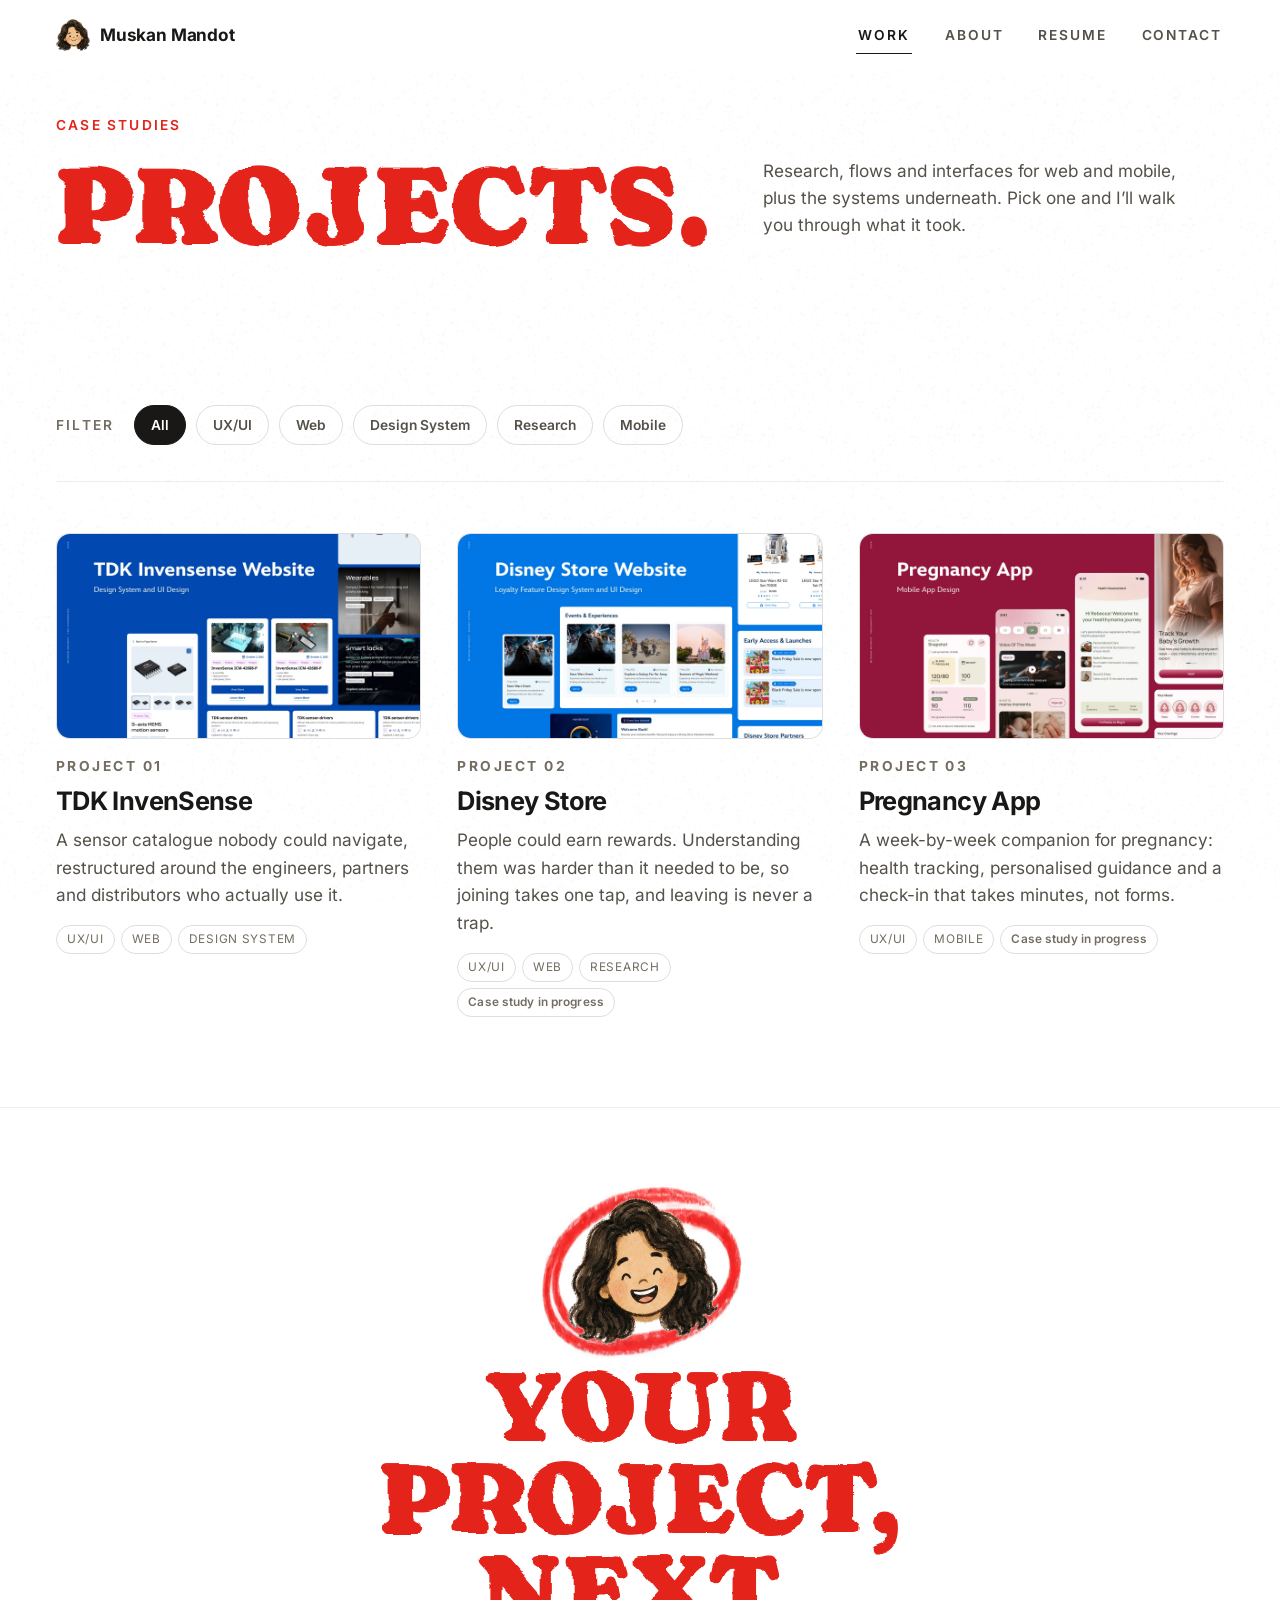
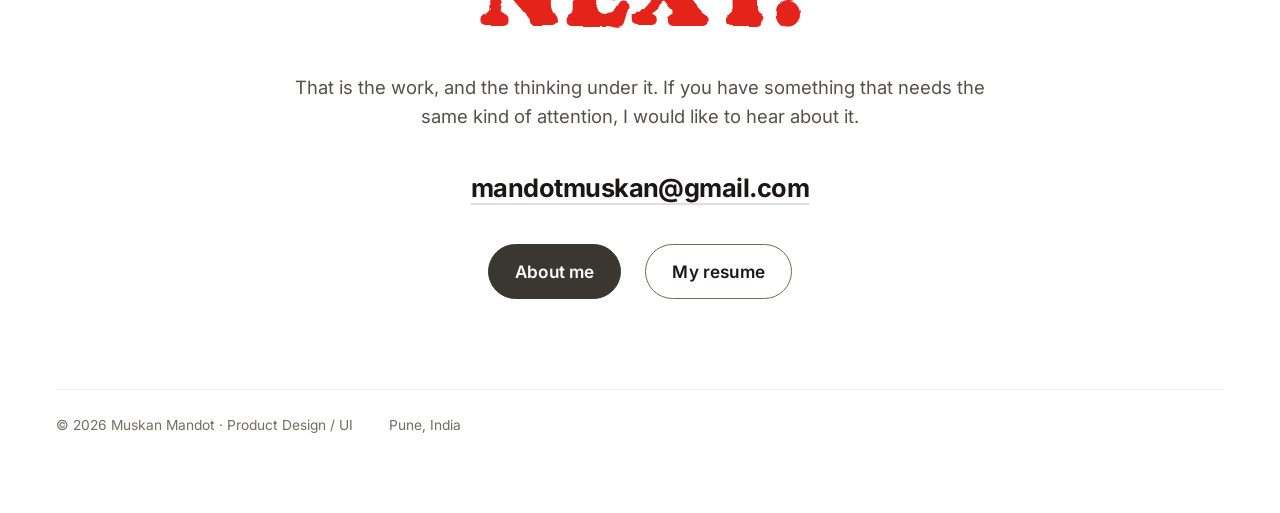
<file: work.html>
<!doctype html>
<html lang="en">
<head>
<meta charset="utf-8">
<meta name="viewport" content="width=device-width, initial-scale=1">
<title>Work · Muskan Mandot</title>
<meta name="description" content="Selected projects by Muskan Mandot: website redesigns, design systems and loyalty product design.">
<meta name="theme-color" content="#FDFBF6">
<link rel="icon" href="assets/img/favicon.png" type="image/png">
<link rel="preload" href="assets/fonts/inter-latin.woff2" as="font" type="font/woff2" crossorigin>
<link rel="preload" href="assets/fonts/caprasimo-latin.woff2" as="font" type="font/woff2" crossorigin>
<link rel="stylesheet" href="assets/css/fonts.css">
<link rel="stylesheet" href="assets/css/tokens.css">
<link rel="stylesheet" href="assets/css/base.css">
<link rel="stylesheet" href="assets/css/site.css">
<link rel="stylesheet" href="assets/css/mocks.css">
</head>

<body data-page="work">
<a class="skip" href="#main">Skip to content</a>
<header data-nav></header>

<main id="main">

  <!-- expressive title moment -->
  <!-- ============ the title moment ============ -->
  <!-- ============ the title moment ============ -->
  <section class="ptitle">
    <div class="wrap ptitle__stage">
      <p class="eyebrow eyebrow--red ptitle__brow reveal">Case studies</p>

      <div class="poster ptitle__lead">
        <h1 class="ct poster__word ptitle__word reveal" style="--d:1">
          <span class="ln">Projects.</span>
        </h1>
      </div>

      <div class="ptitle__side reveal" style="--d:2">
        <p class="lede">Research, flows and interfaces for web and mobile, plus the systems underneath. Pick one and I’ll walk you through what it took.</p>
      </div>
    </div>
  </section>

  <!-- quiet index -->
  <section class="band band--tight">
    <div class="wrap">
      <div class="filters" id="filters" role="group" aria-label="Filter projects by kind">
        <span class="filters__label eyebrow">Filter</span>
      </div>
      <div class="tiles" id="grid"></div>
      <p class="empty" id="empty" hidden>
        <span data-face="worried" data-size="lg"></span>
        <span class="hand">Nothing filed under that one yet.</span>
      </p>
    </div>
  </section>

</main>

<footer data-foot></footer>

<script src="assets/js/crayon-ratio.js"></script>
<script src="assets/js/img-sizes.js"></script>
<script src="assets/js/crayon.js"></script>
<script src="assets/js/data.js"></script>
<script src="assets/js/common.js"></script>
<script src="assets/js/work.js"></script>
</body>
</html>
</file>
<file: assets/css/fonts.css>
/* =========================================================
   fonts.css — self-hosted, no external requests.

   Two faces carry the site: Inter for the interface, Caprasimo for every
   display moment. Noto Sans is not site typography; it is there so the
   type specimen in the TDK case study can be set in the face that case
   study is about.
   ========================================================= */

@font-face {
  font-family: "Inter";
  font-style: normal;
  font-weight: 100 900;
  font-display: swap;
  src: url("../fonts/inter-latin.woff2") format("woff2");
  unicode-range: U+0000-00FF, U+0131, U+0152-0153, U+02BB-02BC, U+02C6, U+02DA,
    U+02DC, U+0304, U+0308, U+0329, U+2000-206F, U+2074, U+20AC, U+2122, U+2191,
    U+2193, U+2212, U+2215, U+FEFF, U+FFFD;
}
@font-face {
  font-family: "Inter";
  font-style: normal;
  font-weight: 100 900;
  font-display: swap;
  src: url("../fonts/inter-latin-ext.woff2") format("woff2");
  unicode-range: U+0100-02BA, U+02BD-02C5, U+02C7-02CC, U+02CE-02D7, U+02DD-02FF,
    U+0304, U+0308, U+0329, U+1D00-1DBF, U+1E00-1E9F, U+1EF2-1EFF, U+2020,
    U+20A0-20AB, U+20AD-20C0, U+2113, U+2C60-2C7F, U+A720-A7FF;
}

@font-face {
  font-family: "Caprasimo";
  font-style: normal;
  font-weight: 400;
  font-display: swap;
  src: url("../fonts/caprasimo-latin.woff2") format("woff2");
  unicode-range: U+0000-00FF, U+0131, U+0152-0153, U+02BB-02BC, U+02C6, U+02DA,
    U+02DC, U+0304, U+0308, U+0329, U+2000-206F, U+20AC, U+2122, U+2191, U+2193,
    U+2212, U+2215, U+FEFF, U+FFFD;
}
@font-face {
  font-family: "Caprasimo";
  font-style: normal;
  font-weight: 400;
  font-display: swap;
  src: url("../fonts/caprasimo-latin-ext.woff2") format("woff2");
  unicode-range: U+0100-02BA, U+02BD-02C5, U+02C7-02CC, U+02CE-02D7, U+02DD-02FF,
    U+0304, U+0308, U+0329, U+1D00-1DBF, U+1E00-1E9F, U+1EF2-1EFF, U+2020,
    U+20A0-20AB, U+20AD-20C0, U+2113, U+2C60-2C7F, U+A720-A7FF;
}

/* Noto Sans, the text face TDK ships. It is here so the type specimen in
   the TDK case study can be set in the real thing rather than described.
   Latin only: the specimen never leaves it, and the extended subset is
   five times the weight. */
@font-face {
  font-family: "Noto Sans";
  font-style: normal;
  font-weight: 400 700;
  font-display: swap;
  src: url("../fonts/noto-sans-latin.woff2") format("woff2");
  unicode-range: U+0000-00FF, U+0131, U+0152-0153, U+02BB-02BC, U+02C6, U+02DA,
    U+02DC, U+0304, U+0308, U+0329, U+2000-206F, U+20AC, U+2122, U+2191, U+2193,
    U+2212, U+2215, U+FEFF, U+FFFD;
}
</file>
<file: assets/css/tokens.css>
/* =========================================================
   tokens.css — the whole visual system in one place.
   Colour, type scale, spacing, sizing. Nothing else should
   hard-code a hex value or a magic pixel number.
   ========================================================= */

:root {
  /* ---- paper -------------------------------------------------- */
  --paper:        #FFFFFF;   /* the page */
  --paper-warm:   #F7F2E7;   /* the beige band, used sparingly */
  --card:         #FFFFFF;   /* lifted surfaces */

  /* ---- ink ---------------------------------------------------- */
  --ink:          #191816;
  --ink-soft:     #55514A;
  --ink-faint:    #736D62;

  /* ---- crayons ------------------------------------------------ */
  --red:          #E0392C;
  --red-ink:      #E4231A;   /* display type — a solid, opaque crayon red */
  --red-deep:     #B72A20;
  --blue:         #1B4FD8;
  --blue-wash:    #ECF0FD;
  --orange:       #EF6C1E;
  --yellow:       #F0AE12;
  --green:        #4F8C3E;
  --brown:        #5E4232;   /* the character's hair, used for pull quotes */

  /* ---- lines -------------------------------------------------- */
  --rule:         rgba(25, 24, 22, .14);
  --rule-soft:    rgba(25, 24, 22, .07);
  --focus:        #1B4FD8;
  --btn:          #3A3730;   /* buttons: a warm charcoal grey, never red */
  --btn-line:     #6E695E;

  /* ---- type --------------------------------------------------- */
  /* Two faces, and only two. Caprasimo carries every display moment,
     including the bubbly asides that used to be set in a script face.
     Inter does everything else, on weight alone. */
  --f-body:    "Inter", ui-sans-serif, system-ui, -apple-system, "Segoe UI", Roboto, sans-serif;
  --f-display: "Caprasimo", "Inter", ui-sans-serif, system-ui, sans-serif;

  --t--1:  clamp(0.80rem, 0.78rem + 0.10vw, 0.86rem);
  --t-0:   clamp(0.98rem, 0.95rem + 0.16vw, 1.07rem);
  --t-1:   clamp(1.09rem, 1.03rem + 0.28vw, 1.28rem);
  --t-lede:clamp(1.02rem, 0.97rem + 0.22vw, 1.18rem);  /* supporting copy under a heading */
  --t-2:   clamp(1.28rem, 1.17rem + 0.52vw, 1.66rem);
  --t-3:   clamp(1.55rem, 1.33rem + 1.02vw, 2.30rem);
  --t-4:   clamp(1.95rem, 1.52rem + 1.98vw, 3.40rem);
  --t-5:   clamp(2.55rem, 1.63rem + 4.20vw, 5.60rem);
  --t-6:   clamp(3.10rem, 1.55rem + 7.10vw, 8.40rem);

  /* ---- rhythm ------------------------------------------------- */
  --s-1:  6px;
  --s-2:  10px;
  --s-3:  16px;
  --s-4:  24px;
  --s-5:  36px;
  --s-6:  clamp(44px,  4vw,  64px);
  --s-7:  clamp(64px,  7vw, 104px);
  --s-8:  clamp(88px, 10vw, 152px);

  --wrap:        1240px;
  --wrap-mid:     980px;
  --wrap-read:    720px;
  --gutter:      clamp(20px, 4.4vw, 56px);

  --r-sm: 8px;
  --r:    14px;
  --r-lg: 22px;

  /* ---- decorative asset sizes --------------------------------- */
  --ca-xs: clamp(24px,  3.0vw,  38px);
  --ca-sm: clamp(36px,  4.4vw,  58px);
  --ca-md: clamp(54px,  6.4vw,  88px);
  --ca-lg: clamp(74px,  9.0vw, 126px);
  --ca-xl: clamp(96px, 12.0vw, 178px);

  --ease: cubic-bezier(.22, .68, .32, 1);
}
</file>
<file: assets/css/base.css>
/* =========================================================
   base.css — reset, typography, page chrome, and the small
   set of primitives every page builds out of.

   The rule this file exists to protect: the interface is a
   clean white editorial layout. The crayon work sits on top
   of it as artwork, and never in the way of it.
   ========================================================= */

/* ---------------------------------------------------------
   1 · reset
   --------------------------------------------------------- */

*, *::before, *::after { box-sizing: border-box; }

html { -webkit-text-size-adjust: 100%; scroll-behavior: smooth; }

body {
  margin: 0;
  background: var(--paper);
  color: var(--ink);
  font-family: var(--f-body);
  font-size: var(--t-0);
  line-height: 1.62;
  font-synthesis-weight: none;
  -webkit-font-smoothing: antialiased;
  overflow-x: hidden;
}

/* the paper tooth — barely there, but it stops the white going flat */
body::before {
  content: "";
  position: fixed;
  inset: 0;
  background: url("../img/tex/paper.png") repeat;
  background-size: 210px 210px;
  opacity: .34;
  pointer-events: none;
  z-index: 0;
}
body > * { position: relative; z-index: 1; }

h1, h2, h3, h4, p, figure, blockquote, ul, ol, dl { margin: 0; }
[hidden] { display: none !important; }
ul, ol { padding: 0; list-style: none; }
img, svg { display: block; max-width: 100%; }
img { height: auto; }
a { color: inherit; text-decoration: none; }
button { font: inherit; color: inherit; background: none; border: 0; cursor: pointer; }

::selection { background: var(--red); color: #fff; }

:focus-visible {
  outline: 3px solid var(--focus);
  outline-offset: 3px;
  border-radius: 3px;
}

.skip {
  position: fixed;
  top: 10px;
  left: 10px;
  z-index: 999;
  padding: 10px 16px;
  background: var(--ink);
  color: var(--paper);
  border-radius: var(--r-sm);
  font-weight: 600;
  transform: translateY(-160%);
  transition: transform .18s var(--ease);
}
.skip:focus { transform: none; }

.sr {
  position: absolute;
  width: 1px; height: 1px;
  padding: 0; margin: -1px;
  overflow: hidden; clip-path: inset(50%);
  white-space: nowrap;
}

/* ---------------------------------------------------------
   2 · layout
   --------------------------------------------------------- */

.wrap     { width: min(var(--wrap),      100% - var(--gutter) * 2); margin-inline: auto; }
.wrap-mid { width: min(var(--wrap-mid),  100% - var(--gutter) * 2); margin-inline: auto; }
.wrap-read{ width: min(var(--wrap-read), 100% - var(--gutter) * 2); margin-inline: auto; }

.band       { padding-block: var(--s-8); }
.band--tight{ padding-block: var(--s-7); }
.band--warm { background: var(--paper-warm); }
.band--line { border-top: 1px solid var(--rule-soft); }

/* ---------------------------------------------------------
   3 · type
   --------------------------------------------------------- */

.eyebrow {
  font-size: var(--t--1);
  font-weight: 600;
  letter-spacing: .16em;
  text-transform: uppercase;
  color: var(--ink-faint);
}
.eyebrow--red { color: var(--red-ink); }

.lede {
  font-size: var(--t-lede);
  line-height: 1.58;
  color: var(--ink-soft);
  max-width: 60ch;
}

.body p + p { margin-top: 1.05em; }
.body p { color: var(--ink-soft); max-width: 68ch; }

.hand {
  font-family: var(--f-display);
  font-weight: 400;
  font-size: clamp(1rem, 1.25vw, 1.25rem);
  line-height: 1.3;
  color: var(--blue);
}
.hand--red { color: var(--red); }
.hand--ink { color: var(--ink-soft); }

/* --- the crayon display headline -----------------------------
   Real, selectable, searchable text. The crayon look comes from
   a grain tile clipped to the glyphs plus a turbulence filter
   that roughens the outline. Both degrade to flat red type. */

.ct {
  font-family: var(--f-display);
  font-weight: 400;
  font-size: var(--t-5);
  /* Caprasimo's comma descends a long way — anything tighter and it
     lands on the line below. */
  line-height: 1;
  letter-spacing: -.005em;
  text-transform: uppercase;
  color: var(--red-ink);
  margin: 0;
}
.ct--blue   { color: var(--blue); }
.ct--ink    { color: var(--ink); }
.ct--orange { color: var(--orange); }
/* the quieter display colour, for headings that should not shout */
.ct--brown  { color: var(--brown); }

.ct--xl { font-size: var(--t-6); }
.ct--lg { font-size: var(--t-5); }
.ct--md { font-size: var(--t-4); }
.ct--sm { font-size: var(--t-3); letter-spacing: 0; }

/* the smaller display sizes wrap more often, so they need the extra room */
.ct--md, .ct--sm { line-height: 1.08; }

/* The letters are a solid, opaque crayon red. The hand comes from the
   uneven outline below, not from paper showing through the fill. */

/* The wobble. Two strengths, because a displacement that reads as a
   confident crayon edge on a poster word turns a section heading to mush. */
.ct--xl, .poster__word { filter: url("#crayonEdge"); }
.ct--lg, .ct--md       { filter: url("#crayonEdgeSm"); }

@media (max-width: 700px) {
  .ct--lg, .ct--md { filter: none; }
}

/* =========================================================
   3b · POSTER — the shared title moment.

   One huge crayon word, the character large and overlapping it,
   and a plain black information block set beside them. Used by
   the homepage hero, every page title and the closing panel.
   ========================================================= */

.poster { position: relative; container-type: inline-size; }

/* The word is sized to fill its container exactly: --em is the width of the
   widest line measured in ems of this typeface, so 100cqw / --em is the font
   size that fits. --cap stops it running away on very wide screens. */
.poster__word {
  --ls: -.012;
  /* --fit lets one poster sit a shade below the full measure without
     changing the way the word is fitted */
  font-size: min(calc(100cqw / var(--em, 6.05) * var(--fit, 1)), var(--cap, 15rem));
  line-height: .9;
  text-align: center;
  letter-spacing: calc(var(--ls) * 1em);
  white-space: nowrap;
}
.poster__word .ln { display: block; }

.poster__face {
  position: absolute;
  left: var(--face-x, 50%);
  top: var(--face-top, 4vw);
  width: var(--face-w, 38vw);
  max-width: none;
  transform: translateX(-52%) rotate(var(--face-rot, 0deg));
  z-index: 2;
  filter: drop-shadow(0 18px 26px rgba(25, 24, 22, .09));
}

/* the plain-type information block, set at the character's eye line */
.poster__id {
  position: absolute;
  right: 0;
  top: var(--id-top, 21vw);
  z-index: 3;
  width: min(23rem, 32vw);
}
.poster__name {
  font-size: clamp(1.15rem, 1.7vw, 1.7rem);
  font-weight: 700;
  letter-spacing: -.03em;
  line-height: 1.05;
}
.poster__role {
  margin-top: .1em;
  font-size: clamp(.98rem, 1.15vw, 1.18rem);
  font-weight: 500;
  color: var(--ink);
}
.poster__meta {
  margin-top: .7em;
  font-size: var(--t--1);
  color: var(--ink-soft);
}
.poster__meta span + span::before { content: " | "; color: var(--ink-faint); }
.poster__meta--years { margin-top: .25em; font-weight: 600; color: var(--ink); }
.poster__star { position: absolute; width: clamp(22px, 2.2vw, 34px); }

@media (max-width: 900px) {
  .poster__word { font-size: calc(100cqw / var(--em-sm, var(--em, 6.05)) * var(--fit, 1)); }
  .poster__face {
    position: static;
    width: min(62vw, 340px);
    margin: -4vw auto 0;
    transform: rotate(var(--face-rot, 0deg));
  }
  .poster__id {
    position: static;
    width: auto;
    max-width: 30rem;
    margin: var(--s-5) auto 0;
    text-align: center;
  }
  .poster__star { display: none; }
}

/* ---------------------------------------------------------
   4 · decorative crayon assets
   Built by crayon.js. Everything here is presentation only —
   the elements carry aria-hidden unless given real alt text.
   --------------------------------------------------------- */

.ca {
  display: block;
  width: var(--ca-md);
  height: auto;
  pointer-events: none;
  user-select: none;
  flex: none;
}
.ca--xs { width: var(--ca-xs); }
.ca--sm { width: var(--ca-sm); }
.ca--md { width: var(--ca-md); }
.ca--lg { width: var(--ca-lg); }
.ca--xl { width: var(--ca-xl); }

/* The element an asset is painted into. In a flex row it would otherwise
   shrink, and the img's max-width:100% would squash the artwork with it —
   which is how a row of identical ticks ends up at six different sizes. */
.ca-host { flex: none; }

/* free-floating pieces are positioned by their host section */
.ca-float { position: absolute; z-index: 2; }

/* the character, used as a stamp */
.stamp { display: block; width: var(--ca-lg); }
.stamp--sm { width: var(--ca-md); }
.stamp--lg { width: var(--ca-xl); }

/* a stamp sitting inside a rough hand-drawn circle */
.stamp-ring { position: relative; display: inline-block; flex: none; }
.stamp-ring__ring {
  position: absolute;
  left: -17%;
  top: -13%;
  width: 134%;
  height: 128%;
  max-width: none;
  object-fit: fill;
  opacity: .9;
}
.stamp-ring .stamp { position: relative; }

/* ---------------------------------------------------------
   5 · marked-up words: underline, circle, highlight
   The mark is an image layered under the text, so the word
   itself stays real text.
   --------------------------------------------------------- */

.mark {
  position: relative;
  display: inline-block;
  white-space: nowrap;
}
.mark > img {
  position: absolute;
  left: -4%;
  width: 108%;
  max-width: none;
  pointer-events: none;
  z-index: -1;
}
.mark--under > img  { bottom: -.36em; height: .46em; object-fit: fill; }
.mark--circle > img { inset: -34% -10%; width: 120%; height: 168%; z-index: -1; }
.mark--hi > img     { bottom: .04em; height: .74em; object-fit: fill; opacity: .55; }

/* draws itself when it scrolls in, or on hover for links */
.mark > img { clip-path: inset(0 100% 0 0); }
.mark.is-in > img,
a:hover .mark > img,
a:focus-visible .mark > img {
  clip-path: inset(0 -2% 0 0);
  transition: clip-path .5s var(--ease);
}

/* ---------------------------------------------------------
   6 · annotation — the handwritten note with a small doodle
   --------------------------------------------------------- */

.note {
  display: flex;
  align-items: flex-start;
  gap: var(--s-2);
  max-width: 30ch;
}
.note__text {
  font-family: var(--f-display);
  font-weight: 400;
  font-size: clamp(.92rem, 1.1vw, 1.12rem);
  line-height: 1.3;
  color: var(--blue);
}
.note--red .note__text { color: var(--red); }
.note--ink .note__text { color: var(--ink-soft); }
.note > .ca { margin-top: .1em; }

/* ---------------------------------------------------------
   7 · buttons and links
   --------------------------------------------------------- */

.btn {
  display: inline-flex;
  align-items: center;
  padding: 13px 26px;
  border-radius: 999px;
  background: var(--btn);
  color: var(--paper);
  font-size: var(--t-0);
  font-weight: 600;
  letter-spacing: .01em;
  border: 1.5px solid var(--btn);
  transition: background .16s var(--ease), color .16s var(--ease),
              border-color .16s var(--ease), transform .16s var(--ease);
}
.btn:hover { background: var(--ink); border-color: var(--ink); }
.btn:active { transform: scale(.98); }

.btn--ghost {
  background: transparent;
  color: var(--ink);
  border-color: var(--btn-line);
}
.btn--ghost:hover { background: var(--btn); border-color: var(--btn); color: var(--paper); }

/* a text link with a crayon underline that draws on hover */
.tlink {
  position: relative;
  display: inline-block;
  font-weight: 600;
  padding-bottom: .18em;
}
.tlink::after {
  content: "";
  position: absolute;
  left: 0; right: 0; bottom: 0;
  height: 2px;
  background: currentColor;
  opacity: .28;
  transform-origin: left;
  transform: scaleX(1);
  transition: opacity .18s var(--ease);
}
.tlink:hover::after { opacity: 1; }

/* ---------------------------------------------------------
   8 · navigation
   --------------------------------------------------------- */

.nav {
  position: sticky;
  top: 0;
  z-index: 60;
  display: flex;
  align-items: center;
  justify-content: space-between;
  gap: var(--s-4);
  padding: 18px var(--gutter);
  background: color-mix(in srgb, var(--paper) 88%, transparent);
  backdrop-filter: blur(8px);
  transition: box-shadow .2s var(--ease), padding .2s var(--ease);
}
.nav.is-stuck {
  padding-block: 12px;
  box-shadow: 0 1px 0 var(--rule-soft);
}

.nav__mark {
  display: flex;
  align-items: center;
  gap: 10px;
  font-weight: 700;
  font-size: var(--t-0);
  letter-spacing: -.01em;
}
.nav__mark .stamp { width: 34px; }

.nav__links {
  display: flex;
  align-items: center;
  gap: clamp(14px, 2.4vw, 34px);
}
.nav__links a {
  position: relative;
  font-size: var(--t--1);
  font-weight: 600;
  letter-spacing: .14em;
  text-transform: uppercase;
  padding: 6px 2px;
}
/* The current and hovered item get a thin solid rule. A crayon scribble
   here read as decoration on a control, which is the one place in this
   system the hand does not belong. */
.nav__links a > img { display: none; }
.nav__links a { color: var(--ink-soft); transition: color .16s var(--ease); }
.nav__links a::after {
  content: "";
  position: absolute;
  left: 0;
  right: 0;
  bottom: -2px;
  height: 1.5px;
  background: currentColor;
  transform: scaleX(0);
  transform-origin: left;
  transition: transform .22s var(--ease);
}
.nav__links a:hover,
.nav__links a:focus-visible,
.nav__links a[aria-current="page"] { color: var(--ink); }
.nav__links a:hover::after,
.nav__links a:focus-visible::after,
.nav__links a[aria-current="page"]::after { transform: scaleX(1); }

@media (max-width: 620px) {
  .nav { padding-inline: var(--gutter); }
  .nav__mark > span:not(.sr) { display: none; }
  .nav__links { gap: 14px; }
  .nav__links a { letter-spacing: .08em; }
}

/* ---------------------------------------------------------
   9 · the closing panel — echoes the homepage hero
   --------------------------------------------------------- */

.foot {
  position: relative;
  padding-block: var(--s-8);
  border-top: 1px solid var(--rule-soft);
  overflow: hidden;
}
.foot__inner { position: relative; }
.foot__row {
  display: flex;
  flex-wrap: wrap;
  align-items: center;
  gap: var(--s-4);
  margin-top: var(--s-5);
}
.foot__mail {
  font-size: var(--t-2);
  font-weight: 600;
  letter-spacing: -.015em;
}
.foot__meta {
  display: flex;
  flex-wrap: wrap;
  gap: var(--s-3) var(--s-5);
  align-items: baseline;
  margin-top: var(--s-7);
  padding-top: var(--s-4);
  border-top: 1px solid var(--rule-soft);
  font-size: var(--t--1);
  color: var(--ink-faint);
}
.foot__stamp { display: flex; align-items: center; gap: var(--s-3); margin-top: var(--s-5); }

/* ---------------------------------------------------------
   10 · scroll reveals + resting motion
   --------------------------------------------------------- */

.reveal {
  opacity: 0;
  transform: translateY(14px);
  transition: opacity .6s var(--ease), transform .6s var(--ease);
  transition-delay: calc(var(--d, 0) * 70ms);
}
.reveal.is-in { opacity: 1; transform: none; }

/* artwork arrives with a small settle, as if placed by hand */
.ca-float {
  opacity: 0;
  transform: translateY(10px) rotate(var(--rot, 0deg)) scale(.94);
  transition: opacity .55s var(--ease), transform .55s var(--ease);
  transition-delay: calc(var(--d, 0) * 80ms + 120ms);
}
.ca-float.is-in { opacity: 1; transform: rotate(var(--rot, 0deg)); }

@media (prefers-reduced-motion: reduce) {
  html { scroll-behavior: auto; }
  .reveal, .ca-float { opacity: 1; transform: rotate(var(--rot, 0deg)); transition: none; }
  .mark > img { clip-path: none; transition: none; }
  .btn:hover, .btn:active { transform: none; }
  *, *::before, *::after {
    animation-duration: .01ms !important;
    animation-iteration-count: 1 !important;
    transition-duration: .01ms !important;
  }
}
</file>
<file: assets/css/site.css>
/* =========================================================
   site.css — the page sections.

   Rhythm across every page: expressive → clean → clean →
   expressive. Title moments carry the artwork; the reading
   sections go quiet again.
   ========================================================= */

/* =========================================================
   1 · HERO — the poster moment
   ========================================================= */

.hero {
  position: relative;
  padding-block: clamp(18px, 2.6vw, 40px) clamp(36px, 5vw, 72px);
  overflow: hidden;
}

.hero__stage {
  --em: 6.05;            /* PORTFOLIO */
  --cap: 17rem;
  --face-x: 35cqw;       /* the head sits left of centre, not under the middle */
  --face-w: 35cqw;
  --face-top: 3.4cqw;
  --id-top: 19cqw;
  width: calc(100% - var(--gutter) * 2);
  max-width: none;
  margin-inline: auto;
  padding-bottom: 21cqw;
}
.hero__word { color: var(--red-ink); }
.hero__stage .poster__star { right: -1.6em; top: -1.4em; }

/* A gentle nod on the artwork over the word. Two things matter here and
   the first version got both wrong.

   Speed: at nine seconds the movement sat below the rate at which an eye
   reads motion as rhythm, so it kept trying to track it instead of
   settling. Four seconds is slow enough to be calm and quick enough to be
   legible, which is what makes it restful rather than nagging.

   Path: it rises and falls on one axis with the tilt tied to the same
   phase, rather than wandering a figure of eight. A predictable path is
   one the eye can learn in a cycle and then ignore.

   It runs on `translate` and `rotate` rather than `transform`, which
   already carries the centring and the resting angle, so the two compose
   instead of fighting. */
@keyframes heroSway {
  0%, 100% { translate: 0 0;    rotate: -0.5deg; }
  50%      { translate: 0 -9px; rotate: 0.5deg; }
}
.hero__stage .poster__face { animation: heroSway 4s ease-in-out infinite; }

@media (prefers-reduced-motion: reduce) {
  .hero__stage .poster__face { animation: none; }
}

.hero__base {
  display: flex;
  flex-wrap: wrap;
  align-items: flex-end;
  justify-content: space-between;
  gap: var(--s-5) var(--s-6);
  margin-top: clamp(16px, 2.4vw, 40px);
}

.hero__facts {
  flex: 1 1 26rem;
  border-top: 1px solid var(--rule);
}
.hero__facts div {
  display: grid;
  grid-template-columns: 7.5em 1fr;
  gap: var(--s-3);
  padding: 10px 0;
  border-bottom: 1px solid var(--rule-soft);
  font-size: var(--t--1);
}
.hero__facts dt { color: var(--ink-faint); letter-spacing: .1em; text-transform: uppercase; }
.hero__facts dd { margin: 0; font-weight: 600; }

@media (max-width: 900px) {
  .hero__stage { padding-bottom: 0; }
  .hero__base { justify-content: center; }
}

/* =========================================================
   2 · section heads — the quiet way in
   ========================================================= */

/* Both columns start on the same line. Baseline alignment reads as wrong
   here, because the larger supporting line then sits 7px above the eyebrow;
   what has to match is the top of the type, not the baseline. */
/* The same two columns as a project row, with the same gap and the same
   breakpoint. As a flex row with space-between, the supporting line's left
   edge floated with its own width and never lined up with the project text
   underneath it. */
.shead {
  display: grid;
  grid-template-columns: minmax(0, 1.15fr) minmax(0, 1fr);
  gap: clamp(24px, 4.4vw, 68px);
  align-items: start;
  margin-bottom: var(--s-6);
}
.shead__l { position: relative; max-width: 27rem; }

/* a centred head, for sections with nothing in the right column */
.shead--center { grid-template-columns: 1fr; justify-items: center; text-align: center; }
/* Wide enough to hold the longest centred title on one line, so the
   quiet bands keep the same single-line rhythm as the rest. */
.shead--center .shead__l { max-width: 54rem; }

@media (max-width: 880px) {
  .shead { grid-template-columns: 1fr; gap: var(--s-4); }
}
/* The display face carries less optical weight than Inter Bold at the same
   pixel size, so a section heading needs a little more than the items under
   it, not the same. */
.shead__title {
  margin-top: .18em;
  font-size: clamp(2.1rem, 1.58rem + 2.3vw, 3.9rem);
}
.shead__star {
  position: absolute;
  left: -2.1em;
  top: 1.7em;
  width: clamp(20px, 2.4vw, 32px);
}
.shead .lede { max-width: none; }

@media (max-width: 760px) {
  .shead__star { display: none; }
}

/* =========================================================
   3 · PROJECTS, as real UI
   ========================================================= */

.projects { display: grid; gap: var(--s-8); }

/* The "browse all work" link centres under the rows rather than sitting in
   the left column, where it left the right half of the line empty. It also
   sits closer to the last project and closer to the rule below, so the two
   sections read as neighbours instead of drifting apart.

   Styled by class, not by #work. The preview bundler stacks all five pages
   in one document and namespaces their ids to keep them unique, so an
   id selector silently stops matching there. */
.work__more { margin-top: var(--s-6); text-align: center; }
.band--work { padding-bottom: var(--s-5); }

.proj {
  position: relative;
  display: grid;
  grid-template-columns: minmax(0, 1.15fr) minmax(0, 1fr);
  gap: clamp(24px, 4.4vw, 68px);
  align-items: start;
}
/* Alternating rows swap sides. The column widths have to swap with them,
   or every second cover is rendered in the narrower column. */
.proj:nth-child(even) { grid-template-columns: minmax(0, 1fr) minmax(0, 1.15fr); }
.proj:nth-child(even) .proj__media { order: 2; }

.proj__media { position: relative; min-width: 0; }
.proj__shot {
  position: relative;
  overflow: hidden;
  border-radius: var(--r);
  border: 1px solid var(--rule);
  background: var(--card);
  aspect-ratio: 16 / 9;
  transition: transform .4s var(--ease), box-shadow .4s var(--ease);
}
.proj__shot img { width: 100%; height: 100%; object-fit: cover; }
.proj__shot--mock {
  container-type: inline-size;
  display: grid;
  place-items: center;
  padding: clamp(16px, 3vw, 40px);
  background: var(--blue-wash);
}
.proj:has(a):hover .proj__shot { transform: translateY(-4px); box-shadow: 0 18px 44px -28px rgba(25,24,22,.42); }

.proj__body { min-width: 0; }
.proj__no {
  display: flex;
  align-items: center;
  gap: 10px;
  font-size: var(--t--1);
  font-weight: 700;
  letter-spacing: .18em;
  color: var(--ink-faint);
}
.proj__no .ca { width: clamp(18px, 2vw, 26px); }

/* The client's mark. Width, not height, is the knob: matching heights
   made the wide TDK wordmark read as twice the size of the Disney one.
   --markw comes from the roster's optical widths, set per row by home.js.
   Room below it too, so it is not sitting on the title. */
.proj__client { margin-top: var(--s-3); margin-bottom: var(--s-4); }
.proj__client img {
  width: var(--markw, 108px);
  max-width: 55%;
  height: auto;
}

.proj__title {
  margin-top: 0;
  font-size: var(--t-3);
  font-weight: 700;
  letter-spacing: -.03em;
  line-height: 1.02;
}
.proj__line {
  margin-top: .55em;
  font-size: var(--t-lede);
  line-height: 1.5;
  color: var(--ink-soft);
  max-width: 40ch;
}

.meta {
  display: grid;
  grid-template-columns: repeat(2, minmax(0, 1fr));
  gap: var(--s-4);
  margin-top: var(--s-5);
  padding-top: var(--s-4);
  border-top: 1px solid var(--rule);
}
.meta dt {
  font-size: var(--t--1);
  letter-spacing: .12em;
  text-transform: uppercase;
  color: var(--ink-faint);
}
.meta dd { margin: 4px 0 0; font-size: var(--t-0); font-weight: 600; }

/* work that is live but whose write-up is not */
.tag-soft {
  display: inline-block;
  padding: 5px 12px;
  border: 1px solid var(--rule);
  border-radius: 999px;
  font-size: var(--t--1);
  font-weight: 600;
  color: var(--ink-faint);
  letter-spacing: .01em;
}
.tile__tags .tag-soft { text-transform: none; letter-spacing: .01em; padding: 4px 10px; }

/* The same chips as the work grid, so a project reads the same way in
   both places. */
.proj__tags {
  display: flex;
  flex-wrap: wrap;
  gap: var(--s-2);
  margin-top: var(--s-4);
}
.proj__tags .tag-soft { text-transform: none; letter-spacing: .01em; padding: 4px 10px; }

.proj__cta { margin-top: var(--s-5); }

/* One link covers the whole row, so the card is a single tab stop and the
   image and button are not repeated announcements of the same destination. */
.stretch::after { content: ""; position: absolute; inset: 0; z-index: 4; }
.proj__title a { position: static; }
.proj:focus-within .proj__shot { transform: translateY(-4px); }
.proj__title a:focus-visible { outline-offset: 4px; }

@media (max-width: 880px) {
  .proj { grid-template-columns: 1fr; gap: var(--s-4); }
  .proj:nth-child(even) .proj__media { order: 0; }
  .proj__shot { aspect-ratio: 16 / 9; }
}

/* =========================================================
   4 · DESIGN TOOLKIT
   ========================================================= */

.kit__grid {
  display: grid;
  grid-template-columns: repeat(auto-fit, minmax(min(100%, 360px), 1fr));
  gap: 0 clamp(32px, 5vw, 88px);
  max-width: 56rem;
  margin-inline: auto;
  border-top: 1px solid var(--rule);
}
.kit__item {
  padding: var(--s-4) 0;
  border-bottom: 1px solid var(--rule-soft);
}
.kit__item b {
  display: block;
  font-size: var(--t-1);
  font-weight: 700;
  letter-spacing: -.015em;
}
.kit__item span {
  display: block;
  margin-top: 3px;
  font-size: var(--t--1);
  color: var(--ink-soft);
}

/* =========================================================
   4a · WORKED WITH, the client roster
   ========================================================= */

/* A marquee, not a wall. The roster sits between the line and the work,
   so it has to read as a moving band rather than as a section of its own:
   full bleed, one continuous lane, fading out at both edges.

   Every mark keeps its own colour. That puts ten palettes on one line, so
   the balance is carried by size instead: see the `w` numbers in data.js,
   which are tuned by optical weight rather than a shared cap height. */

.band--clients { padding-block: var(--s-5) var(--s-6); }
.band--clients .shead { margin-bottom: var(--s-6); }

.marquee {
  position: relative;
  overflow: hidden;
  /* the lane fades out rather than being cut off by the viewport edge */
  -webkit-mask-image: linear-gradient(90deg, transparent, #000 7%, #000 93%, transparent);
          mask-image: linear-gradient(90deg, transparent, #000 7%, #000 93%, transparent);
}
.marquee__track {
  display: flex;
  width: max-content;
  animation: marquee 46s linear infinite;
  /* Held at the start until the wall is actually on screen, so the roster
     begins at its first name for whoever is reading rather than wherever
     it happened to have drifted to. */
  animation-play-state: paused;
}
.marquee.is-in .marquee__track { animation-play-state: running; }
.marquee:hover .marquee__track,
.marquee:focus-within .marquee__track { animation-play-state: paused; }

.marquee {
  --lead: clamp(0px, 5.5vw, 80px);
}
.marquee__lane {
  display: flex;
  align-items: center;
  flex: none;
  gap: clamp(48px, 6vw, 96px);
  padding-inline: clamp(24px, 3vw, 48px);
}

/* Two identical lanes, so sliding the track exactly half its width lands
   the copy where the original started and the loop never shows a seam.
   --lead holds the whole track a little to the right at the start, which
   puts the first mark clear of the edge the mask fades out. The travel
   is still exactly half, so the seam stays hidden. */
@keyframes marquee {
  from { transform: translateX(var(--lead, 0px)); }
  to   { transform: translateX(calc(var(--lead, 0px) - 50%)); }
}

.client {
  display: grid;
  place-items: center;
  /* larger than the static wall was: this one is moving past you */
  width: calc(var(--w, 120px) * 1.45);
}
.client img {
  display: block;
  width: 100%;
  height: auto;
}

/* Motion off: the lane stops and becomes a normal scrolling strip, so the
   whole roster is still reachable. */
@media (prefers-reduced-motion: reduce) {
  .marquee { overflow-x: auto; }
  .marquee__track { animation: none; }
  .marquee__lane[aria-hidden="true"] { display: none; }
}

/* Fallback for any entry with no artwork yet. */
.client__name {
  font-size: .95rem;
  font-weight: 600;
  letter-spacing: .1em;
  text-transform: uppercase;
  color: var(--ink-soft);
}


/* =========================================================
   4b · HOW I WORK, the process strip
   ========================================================= */

.steps {
  display: grid;
  grid-template-columns: repeat(auto-fit, minmax(min(100%, 200px), 1fr));
  gap: var(--s-5) clamp(20px, 3vw, 44px);
}
.step { padding-top: var(--s-4); border-top: 1px solid var(--ink); }
.step__no {
  display: block;
  font-size: var(--t--1);
  font-weight: 700;
  letter-spacing: .16em;
  color: var(--red-ink);
}
.step h3 {
  margin-top: .5em;
  font-size: var(--t-1);
  font-weight: 700;
  letter-spacing: -.02em;
}
.step p {
  margin-top: .45em;
  font-size: var(--t--1);
  line-height: 1.6;
  color: var(--ink-soft);
}
.steps__note {
  margin-top: var(--s-6);
  font-size: var(--t-0);
  color: var(--ink-faint);
  max-width: 52ch;
}

/* =========================================================
   5 · FACTS — the short version, as plain data
   ========================================================= */

.facts {
  display: grid;
  grid-template-columns: repeat(2, minmax(0, 1fr));
  gap: 0 clamp(32px, 5vw, 88px);
  border-top: 1px solid var(--rule);
}
@media (max-width: 700px) { .facts { grid-template-columns: 1fr; } }
.facts > div {
  display: grid;
  grid-template-columns: 8.5em 1fr;
  gap: var(--s-3);
  padding: var(--s-4) 0;
  border-bottom: 1px solid var(--rule-soft);
}
.facts dt {
  font-size: var(--t--1);
  letter-spacing: .12em;
  text-transform: uppercase;
  color: var(--ink-faint);
}
.facts dd { margin: 0; font-size: var(--t-0); font-weight: 600; }
@media (max-width: 560px) {
  .facts > div { grid-template-columns: 1fr; gap: 4px; }
}

/* =========================================================
   6 · WORK INDEX + PLAY GRID
   ========================================================= */

.ptitle {
  position: relative;
  padding-block: clamp(26px, 3.4vw, 54px) clamp(34px, 4.6vw, 68px);
  overflow: hidden;
}
/* One shape for every page title: the label across the top, the word on
   the left, the sentence about the page on the right. The sentence and
   the word start on the same line, whether the word runs to one line or
   three, so the block reads the same from page to page. */
.ptitle__stage {
  display: grid;
  grid-template-columns: minmax(0, 1.45fr) minmax(0, 1fr);
  column-gap: clamp(16px, 3vw, 48px);
  row-gap: 0;
  align-items: start;
}
.ptitle__brow { grid-column: 1 / -1; }

/* the word is fitted to the left column, not to the page */
.ptitle__lead { min-width: 0; }
/* Page titles fit their column, but the cap keeps a short title from
   towering over a long one on the next page. */
.ptitle__word {
  --cap: 8.5rem;
  text-align: left;
  color: var(--red-ink);
  margin-top: .16em;
}

/* --brow is the height of the label plus the word's own top margin, set
   in JS from the real measurements: the sentence clears the same
   distance so its first line lands level with the top of the word. */
.ptitle__side { min-width: 0; padding-top: var(--brow, 0px); }
.ptitle__side .lede {
  font-size: var(--t-0);
  max-width: 40ch;
}

@media (max-width: 860px) {
  .ptitle__stage { grid-template-columns: 1fr; row-gap: var(--s-4); }
  .ptitle__side { padding-top: 0; }
}

.filters {
  display: flex;
  flex-wrap: wrap;
  align-items: center;
  gap: var(--s-2);
  padding-bottom: var(--s-5);
  border-bottom: 1px solid var(--rule-soft);
}
.filters__label { margin-right: var(--s-2); }
.chip {
  padding: 8px 16px;
  border: 1px solid var(--rule);
  border-radius: 999px;
  font-size: var(--t--1);
  font-weight: 600;
  color: var(--ink-soft);
  transition: background .16s var(--ease), color .16s var(--ease), border-color .16s var(--ease);
}
.chip:hover { border-color: var(--ink); color: var(--ink); }
.chip[aria-pressed="true"] { background: var(--ink); border-color: var(--ink); color: var(--paper); }

.tiles {
  display: grid;
  grid-template-columns: repeat(auto-fit, minmax(min(100%, 320px), 1fr));
  gap: var(--s-6) var(--s-5);
  margin-top: var(--s-6);
}
.tile { position: relative; display: block; }
.tile__shot {
  position: relative;
  overflow: hidden;
  border-radius: var(--r);
  border: 1px solid var(--rule);
  background: var(--card);
  aspect-ratio: 16 / 9;
  transition: transform .35s var(--ease), box-shadow .35s var(--ease);
}
.tile__shot img { width: 100%; height: 100%; object-fit: cover; }
.tile__shot--mock {
  container-type: inline-size;
  display: grid;
  place-items: center;
  padding: clamp(14px, 2.6vw, 30px);
  background: var(--blue-wash);
}
a.tile:hover .tile__shot { transform: translateY(-4px); box-shadow: 0 16px 40px -26px rgba(25,24,22,.4); }
.tile__no {
  font-size: var(--t--1);
  font-weight: 700;
  letter-spacing: .18em;
  color: var(--ink-faint);
  margin-top: var(--s-3);
}
.tile__title { margin-top: .1em; font-size: var(--t-2); font-weight: 700; letter-spacing: -.025em; }
.tile__line { margin-top: .3em; font-size: var(--t-0); color: var(--ink-soft); max-width: 44ch; }
.tile__tags { display: flex; flex-wrap: wrap; gap: 6px; margin-top: var(--s-3); }
.tile__tags span {
  padding: 4px 10px;
  border: 1px solid var(--rule);
  border-radius: 999px;
  font-size: .74rem;
  letter-spacing: .06em;
  text-transform: uppercase;
  color: var(--ink-faint);
}

.empty { display: flex; align-items: center; gap: var(--s-3); padding: var(--s-7) 0; }

/* --- play ------------------------------------------------ */

.plays {
  display: grid;
  grid-template-columns: repeat(auto-fit, minmax(min(100%, 320px), 1fr));
  gap: var(--s-5);
}
.play {
  position: relative;
  display: flex;
  flex-direction: column;
  gap: var(--s-3);
  padding: var(--s-5);
  background: var(--card);
  border: 1px solid var(--rule);
  border-radius: var(--r);
}
.play__art { display: grid; place-items: center; height: clamp(96px, 13vw, 140px); }
.play__art .ca { width: auto; max-height: 100%; }
.play h3 { font-size: var(--t-1); font-weight: 700; letter-spacing: -.02em; }
.play p { font-size: var(--t-0); color: var(--ink-soft); }
.play__tag {
  align-self: flex-start;
  margin-top: auto;
  padding: 4px 10px;
  border-radius: 999px;
  background: var(--paper-warm);
  font-size: .74rem;
  font-weight: 600;
  letter-spacing: .08em;
  text-transform: uppercase;
  color: var(--ink-faint);
}

/* =========================================================
   7 · ABOUT
   ========================================================= */

.about__grid {
  display: grid;
  grid-template-columns: minmax(0, 1fr) minmax(0, 1.25fr);
  gap: clamp(28px, 5vw, 76px);
  align-items: start;
}
.about__photo {
  position: relative;
  border-radius: var(--r);
  overflow: hidden;
  border: 1px solid var(--rule);
}
.about__photo img { width: 100%; height: auto; }
.about__ring { position: absolute; z-index: 3; pointer-events: none; }
.about-note-a { left: -6%;  top: 6%; }
.about-note-b { right: -4%; bottom: 12%; }

@media (max-width: 860px) {
  .about__grid { grid-template-columns: 1fr; }
  .about-note-a, .about-note-b { position: static; margin-top: var(--s-3); }
}

/* --- a pull quote, for breaking up the longer reading --- */

/* The display face again, but in sentence case, smaller than a section
   title and in the character's hair colour, so the two never read as the
   same thing. */
.pull { position: relative; max-width: 54rem; margin-inline: auto; text-align: center; }

/* The line is written as two sentences and reads as two lines, so the
   break is set rather than left to the measure. Each half still wraps on
   its own when the screen is too narrow to hold it. */
.pull__line { display: block; }
.pull p {
  font-family: var(--f-display);
  font-weight: 400;
  font-size: clamp(1.15rem, 0.92rem + 1.05vw, 1.85rem);
  line-height: 1.34;
  letter-spacing: .004em;
  color: var(--brown);
  text-wrap: balance;
}

/* a small drawn smiley, for the line that earns one */
.smiley {
  display: inline-block;
  width: .78em;
  height: .78em;
  margin-left: .18em;
  vertical-align: -.08em;
  fill: none;
  stroke: currentColor;
  stroke-width: 1.7;
  stroke-linecap: round;
}
.smiley circle.dot { fill: currentColor; stroke: none; }
.pull__mark {
  position: absolute;
  left: -14%;
  top: 6%;
  width: clamp(34px, 3.6vw, 54px);
}
@media (max-width: 700px) { .pull__mark { display: none; } }

/* --- the quick-facts table --- */

.specs { border-top: 1px solid var(--rule); }
.specs div {
  display: grid;
  grid-template-columns: minmax(0, .26fr) minmax(0, 1fr);
  gap: var(--s-3) var(--s-5);
  padding: var(--s-4) 0;
  border-bottom: 1px solid var(--rule-soft);
}
.specs dt {
  font-size: var(--t--1);
  letter-spacing: .12em;
  text-transform: uppercase;
  color: var(--ink-faint);
}
.specs dd { margin: 0; font-size: var(--t-1); font-weight: 600; letter-spacing: -.015em; }
@media (max-width: 640px) {
  .specs div { grid-template-columns: 1fr; gap: 4px; }
}

/* --- the small true things --- */

/* Things that are also true: one photograph per fact.

   Not the collage treatment, and not a photographic pastiche either. The
   polaroid version sat wrong against the rest of the site, which is flat,
   square edged and quiet: white frames, drop shadows and tilts belonged
   to a different page. These are plain pictures on a regular grid, every
   cell the same, each with its one line under it.

   It also halves the reading. Before, each photograph carried a caption
   and then six more lines of text followed underneath. Now the fact is
   the caption. */

.trues {
  display: grid;
  grid-template-columns: repeat(3, minmax(0, 1fr));
  gap: clamp(22px, 2.8vw, 44px) clamp(18px, 2.4vw, 36px);
  margin-top: var(--s-6);
}
.true img {
  width: 100%;
  aspect-ratio: 4 / 3;
  object-fit: cover;
  border-radius: var(--r);
  background: var(--card);
}
.true__line {
  display: flex;
  align-items: flex-start;
  gap: var(--s-3);
  margin-top: var(--s-3);
  font-size: var(--t-0);
  line-height: 1.55;
  color: var(--ink-soft);
}
/* one fixed box for every tick, so a row of them reads as a set */
.true__line .ca { width: clamp(16px, 1.8vw, 22px); margin-top: .18em; }

@media (max-width: 900px) { .trues { grid-template-columns: repeat(2, minmax(0, 1fr)); } }
@media (max-width: 560px) { .trues { grid-template-columns: 1fr; } }

.growing {
  margin-top: var(--s-7);
  padding-top: var(--s-5);
  max-width: 62ch;
}
.growing h3 { font-size: var(--t-2); font-weight: 700; letter-spacing: -.025em; }
.growing p { margin-top: .6em; font-size: var(--t-1); line-height: 1.6; color: var(--ink-soft); }

/* --- the tools line under the toolkit --- */

.tools {
  margin-top: var(--s-6);
  padding-top: var(--s-4);
  text-align: center;
  font-size: var(--t--1);
  color: var(--ink-faint);
}
.tools b {
  display: block;
  margin-bottom: 8px;
  letter-spacing: .14em;
  text-transform: uppercase;
}
.tools span { color: var(--ink); font-weight: 600; }
.tools span + span::before { content: " · "; color: var(--ink-faint); font-weight: 400; }

/* --- life outside work --- */

/* Life outside work, as one collage.

   It used to be two blocks: every written note first, as a grid of text,
   then every photograph below it. Read together they were a wall of
   words followed by a wall of pictures. Interleaved, the photographs
   carry the section and the notes read as captions between them.

   Columns rather than a grid, because the photographs mix portrait,
   landscape and square: multicol lets each keep its own shape instead of
   being cropped into a cell.

   The photographs carry no caption. The note tiles beside them already
   say what the section has to say, and a line under every picture as
   well was the text weight coming back in by another door. What each
   one shows still lives in its alt text. */

/* Columns are built in JS rather than by multicol, because multicol
   balances by content and leaves the last column short. Here every
   column stretches to the tallest, and the final tile in each takes up
   the slack, so the collage ends on one straight line. */
.life {
  display: flex;
  align-items: stretch;
  gap: clamp(16px, 2vw, 28px);
  margin-top: var(--s-6);
}
.life__col {
  flex: 1 1 0;
  min-width: 0;
  display: flex;
  flex-direction: column;
  gap: clamp(16px, 2vw, 28px);
}
.life__shot,
.life__note { margin: 0; }

/* Whatever a column is short by goes into the spaces between its tiles,
   not into the tiles themselves. Nothing is cropped to make the grid
   line up; the gaps in one column simply open a little wider than in
   the next, which is the cheaper thing to give away. */
.life__col { justify-content: space-between; }
.life__col > .life__shot { flex: 0 0 auto; display: flex; min-height: 0; }
.life__col > .life__note { flex: 0 0 auto; }

.life__shot img {
  width: 100%;
  height: 100%;
  object-fit: cover;
  border-radius: var(--r);
  background: var(--card);
}
/* A note is a tile in its own right, on the warm ground, so the two kinds
   read as one set rather than as text that lost its picture. */
.life__note {
  padding: var(--s-5);
  border-radius: var(--r);
  background: var(--paper-warm);
}
.life__note h3 {
  font-size: var(--t-1);
  font-weight: 700;
  letter-spacing: -.02em;
}
.life__note p {
  margin-top: .5em;
  font-size: var(--t-0);
  line-height: 1.6;
  color: var(--ink-soft);
}

/* the column count itself is chosen in JS, so there is nothing to switch here */

@media (max-width: 900px) { .gallery { columns: 2; } }
@media (max-width: 560px) { .gallery { columns: 1; } }

/* an editorial two-column list — used for process and principles */
.rows { border-top: 1px solid var(--rule); }
.row {
  display: grid;
  grid-template-columns: minmax(0, .38fr) minmax(0, 1fr);
  gap: var(--s-3) var(--s-5);
  padding: var(--s-5) 0;
  border-bottom: 1px solid var(--rule-soft);
}
.row__k { display: flex; align-items: flex-start; gap: var(--s-2); }
.row__k .ca { width: clamp(22px, 2.6vw, 34px); margin-top: 1px; }
.row__k h3 { font-size: var(--t-1); font-weight: 700; letter-spacing: -.02em; }
.row p { color: var(--ink-soft); max-width: 62ch; }
.row__no {
  font-family: var(--f-display);
  font-size: var(--t-2);
  color: var(--red-ink);
  line-height: 1;
}
@media (max-width: 720px) { .row { grid-template-columns: 1fr; } }

/* =========================================================
   8 · CLOSING — the visual echo of the hero
   ========================================================= */

.close {
  position: relative;
  padding-block: clamp(52px, 7vw, 104px) clamp(44px, 6vw, 84px);
  overflow: hidden;
  border-top: 1px solid var(--rule-soft);
}
.close__inner { position: relative; text-align: center; }
.close__stage {
  --cap: 6.4rem;
  width: calc(100% - var(--gutter) * 2);
  margin-inline: auto;
}
.close__word { color: var(--red-ink); --fit: .975; }
.close__stamp { display: grid; place-items: center; margin-bottom: clamp(8px, 1.4vw, 22px); }
.close .lede { margin: var(--s-5) auto 0; text-align: center; }
.close__row {
  display: flex;
  flex-wrap: wrap;
  justify-content: center;
  align-items: center;
  gap: var(--s-4);
  margin-top: var(--s-5);
}
.close__mail {
  display: inline-block;
  font-size: var(--t-2);
  font-weight: 700;
  letter-spacing: -.02em;
  text-decoration: underline;
  text-decoration-thickness: 2px;
  text-underline-offset: 6px;
  text-decoration-color: var(--rule);
  transition: text-decoration-color .16s var(--ease);
}
.close__mail:hover { text-decoration-color: var(--ink); }
.close__art > * { position: absolute; pointer-events: none; }
.close__art .close-flower { left: 5%;  top: 14%;   width: clamp(40px, 5vw, 78px);  --rot: -12deg; }
.close__art .close-star   { right: 7%; top: 11%;   width: clamp(28px, 3.4vw, 50px); --rot: 9deg; }
.close__art .close-laptop { right: 3%; bottom: 8%; width: clamp(56px, 7vw, 112px); --rot: 8deg; }
.close__art .close-arrow  { left: 6%;  bottom: 14%; width: clamp(46px, 5.6vw, 86px); --rot: -8deg; }
@media (max-width: 800px) {
  .close__art .close-laptop,
  .close__art .close-arrow { display: none; }
  .close__art .close-flower { left: 2%; top: 5%; }
  .close__art .close-star { right: 3%; top: 4%; }
}

/* =========================================================
   9 · RESUME
   ========================================================= */

.cv__intro .lede { max-width: 46rem; }
.cv__grab {
  display: flex;
  flex-wrap: wrap;
  align-items: center;
  gap: var(--s-3) var(--s-4);
  margin-top: var(--s-5);
}
.cv__note { font-size: var(--t--1); color: var(--ink-faint); }

.band--cv { padding-block: var(--s-6) var(--s-8); }

/* The two pages, at a readable width and no wider. A4 held at full
   browser width is larger than anyone wants to read on screen. */
.cv { display: grid; gap: clamp(20px, 2.6vw, 40px); max-width: 52rem; margin-inline: auto; }
.cv__page a { display: block; border-radius: var(--r); }
.cv__page img {
  display: block;
  width: 100%;
  height: auto;
  border-radius: var(--r);
  border: 1px solid var(--rule);
  background: #FFFFFF;
}

/* A4 shrunk to a phone is too small to read, so the pages open full
   size on tap. The hint only earns its place where the type is tiny. */
.cv__tap {
  display: none;
  margin-top: var(--s-4);
  text-align: center;
  font-size: var(--t--1);
  color: var(--ink-faint);
}
@media (max-width: 720px) { .cv__tap { display: block; } }
</file>
<file: assets/css/mocks.css>
/* =========================================================
   .mk — Disney Store screens, rebuilt in markup

   Sized in em against a container-relative root font-size, so a
   mock stays legible whether it is full width or half of a duo.
   ========================================================= */

.shot--mock,
.phone__frame--mock { container-type: inline-size; }
.shot--mock { background: #fff; }
.duo--mock { align-items: start; }

.mk {
  --d-blue: #1266DD;
  --d-blue-dk: #0B3B8C;
  --d-ink: #1B1B1B;
  --d-line: #E3E7EC;
  font-family: var(--f-body);
  font-size: clamp(7px, 2.05cqi, 14px);
  line-height: 1.5;
  color: var(--d-ink);
  background: #fff;
  letter-spacing: normal;
  text-align: center;
  padding: 2.6em 2.4em 2.4em;
  position: relative;
}

.mk-x {
  position: absolute;
  top: 1em; right: 1.2em;
  font-size: 1.6em;
  line-height: 1;
  color: #8A9099;
}

/* the wordmark, set rather than imaged */
.mk-dsw { display: inline-block; color: var(--d-blue-dk); white-space: nowrap; }
.mk-dsw em {
  font-family: var(--f-display);
  font-style: normal;
  font-weight: 400;
  font-size: 1.5em;
  letter-spacing: -.02em;
  margin-right: .12em;
  vertical-align: -.08em;
}
.mk-dsw { font-size: 1.15em; font-weight: 400; }
.mk-logo { margin-bottom: 1.4em; }
.mk-logo--light .mk-dsw { color: #fff; }
.mk-logo--sm { margin: 0; }

.mk-h {
  font-family: var(--f-body);
  font-size: 1.65em;
  font-weight: 600;
  line-height: 1.24;
  letter-spacing: -.018em;
  margin-bottom: .5em;
}
.mk-h--sm { font-size: 1.3em; }
.mk-h--light { color: #fff; }

.mk-p { font-size: 1em; line-height: 1.55; color: #3D444D; margin-bottom: .9em; }
.mk-p--sm { font-size: .95em; }
.mk-p--light { color: rgba(255, 255, 255, .92); }

.mk-note { font-size: .82em; color: #6B727B; line-height: 1.5; margin-top: 1.1em; }
.mk-note u, .mk-p u { text-underline-offset: .18em; }

.mk-link { display: inline-block; color: var(--d-blue); text-decoration: underline; text-underline-offset: .2em; font-size: .95em; }
.mk-link--quiet { display: block; margin-top: 1.1em; text-decoration: none; font-weight: 500; }

.mk-btn {
  display: block;
  width: fit-content;
  margin: 1.5em auto 0;
  padding: .82em 1.9em;
  font-family: inherit;
  font-size: 1em;
  font-weight: 500;
  color: #fff;
  background: var(--d-blue);
  border: 0;
  border-radius: 100px;
}

/* Real dialogs are ~660px wide. Capping the content in em keeps that
   proportion whether the mock is full-bleed or half of a duo. */
.mk-modal { max-width: 46em; margin-inline: auto; border-radius: 1em; }
.mk-modal--sm { max-width: 38em; padding-inline: 3.2em; }
.mk-picker .mk-card { max-width: 46em; margin-inline: auto; }
.mk-picker > .mk-logo { max-width: 46em; margin-inline: auto; }

.mk-band {
  margin: 0 0 1.4em;
  padding: 2em 1.8em 1.8em;
  border-radius: .7em;
  background: linear-gradient(105deg, #0F9BF0, #1148CC);
}
.mk-band .mk-logo { margin-bottom: 1em; }
.mk-band .mk-p { margin-bottom: 0; }

.mk-panel {
  padding: 1.4em 1.4em 1.2em;
  border-radius: .7em;
  background: #EDF4FB;
}
.mk-panel .mk-p { margin-bottom: 0; }

/* two ears and a sparkle — the shape, not the character */
.mk-ears {
  display: block;
  width: 1.7em; height: 1.2em;
  margin: 0 auto .7em;
  background:
    radial-gradient(circle at 16% 22%, var(--d-blue-dk) 0 .32em, transparent .33em),
    radial-gradient(circle at 84% 22%, var(--d-blue-dk) 0 .32em, transparent .33em),
    radial-gradient(circle at 50% 72%, var(--d-blue-dk) 0 .46em, transparent .47em);
}

.mk-hero-art {
  height: 6.4em;
  margin-bottom: 1.3em;
  border-radius: .6em;
  background: linear-gradient(105deg, #7FC5F5, #2E6FE0);
}
.mk-hero-art--grey { background: linear-gradient(105deg, #D8DEE6, #AFB9C6); }

/* --- the personalisation picker --- */

.mk-picker { padding-bottom: 2.8em; }
.mk-card {
  padding: 1.8em 1.6em 1.6em;
  border: 1px solid #CFE2FA;
  border-radius: .7em;
  background: #EAF3FE;
}
.mk-tiles {
  display: grid;
  grid-template-columns: repeat(3, 1fr);
  gap: .9em;
  margin: 1.4em 0 .4em;
}
.mk-tile { display: block; }
.mk-thumb {
  display: block;
  aspect-ratio: 5 / 4;
  border-radius: .35em;
  background: linear-gradient(150deg, #C9D6E6, #8FA3BC);
}
.mk-thumb--1 { background: linear-gradient(150deg, #B9BEC6, #61666E); }
.mk-thumb--2 { background: linear-gradient(150deg, #7FC9E8, #2F7FA8); }
.mk-thumb--3 { background: linear-gradient(150deg, #E7A8C4, #9C4E86); }
.mk-thumb--4 { background: linear-gradient(150deg, #7FB2E8, #2C4C86); }
.mk-thumb--5 { background: linear-gradient(150deg, #4A5B78, #10161F); }
.mk-thumb--6 { background: linear-gradient(150deg, #F0C98A, #B87C2E); }
.mk-pill {
  display: block;
  margin-top: .55em;
  padding: .45em .3em;
  font-size: .82em;
  color: var(--d-blue);
  background: #fff;
  border: 1px solid #B9D4F5;
  border-radius: 100px;
}
.mk-tile.is-on .mk-pill { background: var(--d-blue); border-color: var(--d-blue); color: #fff; }
.mk-tile.is-on .mk-thumb { outline: .18em solid var(--d-blue); outline-offset: .14em; }

/* --- my account --- */

.mk-acct { padding: 0; text-align: left; }
.mk-topbar {
  padding: .7em 1em;
  font-size: .82em;
  text-align: center;
  color: #fff;
  background: var(--d-blue);
}
.mk-nav {
  display: flex;
  align-items: center;
  justify-content: space-between;
  gap: 1em;
  padding: .9em 1.4em;
  border-bottom: 1px solid var(--d-line);
}
.mk-nav__links { font-size: .8em; color: #4A525C; }
.mk-acct__body { display: grid; grid-template-columns: 15em 1fr; gap: 1.4em; padding: 1.4em; }
.mk-side__me { display: flex; align-items: center; gap: .7em; font-size: .85em; margin-bottom: 1.1em; }
.mk-side__me small { color: #6B727B; }
.mk-avatar { width: 2.4em; height: 2.4em; border-radius: 50%; background: #D7DEE7; flex: none; }
.mk-side__nav { font-size: .88em; }
.mk-side__nav li {
  display: flex;
  align-items: center;
  justify-content: space-between;
  gap: .6em;
  padding: .68em .8em;
  border-radius: .4em;
  color: #3D444D;
}
.mk-side__nav li.is-on { background: #EAF3FE; color: var(--d-blue-dk); font-weight: 600; }
.mk-badge {
  font-size: .78em;
  padding: .16em .6em;
  border-radius: 100px;
  background: var(--d-blue);
  color: #fff;
  font-weight: 500;
}
.mk-strip {
  display: flex;
  align-items: center;
  justify-content: space-between;
  gap: 1em;
  padding: 1em 1.2em;
  font-size: .88em;
  border: 1px solid var(--d-line);
  border-radius: .5em;
  margin-bottom: 1em;
}
.mk-strip small { color: #6B727B; }
.mk-perks { display: grid; grid-template-columns: repeat(3, 1fr); gap: .8em; }
.mk-perk {
  padding: 1em;
  font-size: .85em;
  border: 1px solid var(--d-line);
  border-radius: .5em;
}
.mk-perk b { display: block; margin-bottom: .25em; }
.mk-perk small { color: #6B727B; }
.mk-leave { margin-top: 1.4em; color: #6B727B; text-decoration: underline; }


@container (max-width: 380px) {
  .mk-tiles { grid-template-columns: repeat(2, 1fr); }
  .mk-acct__body { grid-template-columns: 1fr; }
  .mk-perks { grid-template-columns: 1fr; }
}
</file>
<file: assets/css/case.css>
/* =========================================================
   case.css — the case-study template.

   One expressive opening, then a long, quiet, readable body.
   Crayon assets appear here only as annotations: a note beside
   an insight, an arrow at a detail, a circled number.
   ========================================================= */

/* reading progress */
.cs-progress {
  position: fixed;
  inset: 0 0 auto;
  height: 3px;
  z-index: 80;
  background: var(--rule-soft);
}
.cs-progress span {
  display: block;
  height: 100%;
  width: 0;
  background: var(--red);
  transform-origin: left;
}

/* ---------- the opening ---------- */

.cshero {
  position: relative;
  padding-block: clamp(40px, 6vw, 84px) clamp(40px, 6vw, 76px);
  overflow: hidden;
}
.cshero__no {
  display: flex;
  align-items: center;
  gap: 10px;
  font-size: var(--t--1);
  font-weight: 700;
  letter-spacing: .2em;
  color: var(--ink-faint);
}
.cshero__title {
  --cap: 9rem;
  margin-top: .18em;
  text-align: left;
  color: var(--red-ink);
}
.cshero__line { margin-top: var(--s-5); font-size: var(--t-lede); color: var(--ink-soft); max-width: 46ch; }

.cshero__grid {
  display: grid;
  grid-template-columns: minmax(0, 1.3fr) minmax(0, 1fr);
  gap: clamp(24px, 4.6vw, 68px);
  align-items: center;
}
.cshero__lead { min-width: 0; }
.cshero__side { position: relative; min-width: 0; }
.cshero__face {
  display: block;
  width: min(52%, 200px);
  margin-left: clamp(-48px, -3.4vw, -14px);
  transform: rotate(var(--face-rot, 6deg));
  filter: drop-shadow(0 14px 20px rgba(25, 24, 22, .08));
}

.cshero__facts { border-top: 1px solid var(--rule); }
.cshero__facts div {
  display: grid;
  grid-template-columns: 7.5em 1fr;
  gap: var(--s-3);
  padding: 11px 0;
  border-bottom: 1px solid var(--rule-soft);
  font-size: var(--t--1);
}
.cshero__facts dt { color: var(--ink-faint); letter-spacing: .1em; text-transform: uppercase; }
.cshero__facts dd { margin: 0; font-weight: 600; }

.cshero__cover {
  margin-top: var(--s-6);
  max-height: 74vh;
  overflow-y: auto;
  overscroll-behavior: contain;
  border-radius: var(--r);
  border: 1px solid var(--rule);
  background: var(--card);
}
.cshero__cover img { width: 100%; display: block; }

@media (max-width: 880px) {
  .cshero__grid { grid-template-columns: 1fr; gap: var(--s-5); }
  .cshero__face { width: min(40%, 150px); margin-left: 0; }
}

/* ---------- body blocks ---------- */

.cs { padding-bottom: var(--s-8); }
.cs > * + * { margin-top: var(--s-7); }

.blk { position: relative; }
.blk__title {
  font-size: var(--t-3);
  font-weight: 700;
  letter-spacing: -.03em;
  line-height: 1.1;
  max-width: 22ch;
}
.blk__body { margin-top: var(--s-4); }
.blk__body p { font-size: var(--t-lede); line-height: 1.62; color: var(--ink-soft); max-width: 64ch; }
.blk__body p + p { margin-top: .95em; }

/* an annotation parked in the margin on wide screens */
.blk--noted { display: grid; grid-template-columns: minmax(0, 1fr) minmax(0, 15rem); gap: clamp(20px, 3.4vw, 56px); }
.blk--noted .note { align-self: start; padding-top: .4em; }
@media (max-width: 900px) { .blk--noted { grid-template-columns: 1fr; } }

/* who did what, as a plain table */
.rolegrid {
  margin-top: var(--s-5);
  border-top: 1px solid var(--rule);
}
.rolegrid > div {
  display: grid;
  grid-template-columns: minmax(0, .26fr) minmax(0, 1fr);
  gap: var(--s-3) var(--s-5);
  padding: var(--s-4) 0;
  border-bottom: 1px solid var(--rule-soft);
}
.rolegrid dt {
  font-size: var(--t--1);
  letter-spacing: .12em;
  text-transform: uppercase;
  color: var(--ink-faint);
}
.rolegrid dd { margin: 0; font-size: var(--t-lede); line-height: 1.55; color: var(--ink-soft); max-width: 58ch; }
@media (max-width: 640px) { .rolegrid > div { grid-template-columns: 1fr; gap: 4px; } }

.points { margin-top: var(--s-4); display: grid; gap: var(--s-3); max-width: 64ch; }
.points li { display: flex; gap: var(--s-3); font-size: var(--t-0); color: var(--ink-soft); line-height: 1.6; }
.points .ca { width: clamp(18px, 2vw, 26px); margin-top: .28em; }

/* The same pull quote as the home and about pages: same face, same size,
   same brown. It was set larger and in ink here, which made one voice read
   as two. No rules around it either; a pull quote is already set apart by
   being a pull quote. */
.quote {
  position: relative;
  padding: var(--s-6) 0;
  max-width: 54rem;
  margin-inline: auto;
  text-align: center;
}
.quote p {
  font-family: var(--f-display);
  font-weight: 400;
  font-size: clamp(1.15rem, 0.92rem + 1.05vw, 1.85rem);
  line-height: 1.34;
  letter-spacing: .004em;
  color: var(--brown);
  text-wrap: balance;
}

.stats {
  display: grid;
  grid-template-columns: repeat(auto-fit, minmax(160px, 1fr));
  gap: var(--s-5);
  padding: var(--s-6) 0;
}
.stats b {
  display: block;
  font-family: var(--f-display);
  font-size: var(--t-4);
  font-weight: 400;
  line-height: 1;
  color: var(--red-ink);
}
.stats span { display: block; margin-top: .5em; font-size: var(--t--1); color: var(--ink-soft); }

/* The hairlines belong to the cells, not to the container. Painting them
   as a grey ground showing through 1px gaps meant that a row which did not
   fill left grey rectangles where the missing cells would have been. */
.split {
  display: grid;
  grid-template-columns: repeat(auto-fit, minmax(min(100%, 260px), 1fr));
  gap: 1px;
  margin-top: var(--s-5);
  background: var(--paper);
  border-radius: var(--r);
  overflow: hidden;
}
.split > div {
  padding: var(--s-5);
  background: var(--paper);
  box-shadow: 0 0 0 1px var(--rule-soft);
}
.split h3 { font-size: var(--t-1); font-weight: 700; letter-spacing: -.02em; }
.split p { margin-top: .45em; font-size: var(--t-0); color: var(--ink-soft); }

/* journey table */
.journey { margin-top: var(--s-5); border-top: 1px solid var(--rule); }
.jrow {
  display: grid;
  grid-template-columns: minmax(0, .8fr) repeat(3, minmax(0, 1fr));
  gap: var(--s-4);
  padding: var(--s-5) 0;
  border-bottom: 1px solid var(--rule-soft);
}
.jrow h3 { font-size: var(--t-1); font-weight: 700; letter-spacing: -.02em; }
.jrow dt {
  font-size: .72rem;
  letter-spacing: .14em;
  text-transform: uppercase;
  color: var(--ink-faint);
}
.jrow dd { margin: 5px 0 0; font-size: var(--t-0); color: var(--ink-soft); line-height: 1.55; }
@media (max-width: 900px) { .jrow { grid-template-columns: 1fr; gap: var(--s-3); } }

/* flow of states */
.flow {
  display: flex;
  flex-wrap: wrap;
  align-items: stretch;
  gap: var(--s-3);
  margin-top: var(--s-5);
}
.flow__step {
  flex: 1 1 150px;
  padding: var(--s-4);
  border: 1px solid var(--rule);
  border-radius: var(--r-sm);
  background: var(--card);
}
.flow__step--opt { border-style: dashed; background: transparent; }
.flow__step b { display: block; font-size: var(--t-0); font-weight: 700; }
.flow__step span { display: block; margin-top: .3em; font-size: var(--t--1); color: var(--ink-soft); }
.flow__arrow { align-self: center; width: clamp(22px, 2.6vw, 34px); flex: none; }
@media (max-width: 760px) {
  .flow { flex-direction: column; }
  .flow__arrow { transform: rotate(90deg); margin-inline: auto; }
}

/* imagery */
/* --shotw is the artwork's own width, set per image by project.js. A
   screenshot drawn wider than its file is just a blurry screenshot. */
.shot {
  max-width: var(--shotw, none);
  margin-inline: auto;
  margin: 0;
  border-radius: var(--r);
  overflow: hidden;
  border: 1px solid var(--rule);
  background: var(--card);
}
.shot img { width: 100%; }
.shot--long { max-height: 78vh; overflow-y: auto; overscroll-behavior: contain; }
/* the scroll box takes keyboard focus, so it needs to show it */
.shot--long:focus-visible { outline: 2px solid var(--blue); outline-offset: 3px; }
.shot--plain { border: 0; background: none; }
.shot--mock { container-type: inline-size; display: grid; place-items: center; padding: clamp(18px, 3vw, 44px); background: var(--blue-wash); }
figure > figcaption,
.cap {
  margin-top: var(--s-2);
  font-size: var(--t--1);
  color: var(--ink-faint);
}
/* A lone phone screen is far narrower than the column it sits in, so it
   and its caption centre together rather than stranding the caption
   against a wall of white. */
.blk--phone { display: grid; justify-items: center; }
.blk--phone > figcaption { text-align: center; max-width: 46ch; }

/* --cols is set from the two images' widths, so a phone beside a desktop
   gets a phone's share of the row. Below 700 they stack regardless. */
.duo {
  display: grid;
  grid-template-columns: var(--cols, repeat(auto-fit, minmax(min(100%, 280px), 1fr)));
  gap: var(--s-4);
  align-items: start;
}
@media (max-width: 700px) {
  .duo { grid-template-columns: 1fr; }
}
.phones { display: flex; flex-wrap: wrap; justify-content: center; gap: var(--s-5); }
.phone { width: min(280px, 60vw); }
.phone__frame {
  border-radius: 26px;
  border: 8px solid var(--ink);
  overflow: hidden;
  background: var(--card);
}
.phone__frame--mock { container-type: inline-size; padding: 14px; }
.phone__frame img { width: 100%; }

/* a small crayon arrow pointing into a screenshot */
.point {
  position: absolute;
  z-index: 3;
  display: flex;
  align-items: center;
  gap: 6px;
  pointer-events: none;
}
.point .ca { width: clamp(38px, 4.6vw, 68px); }
.point .note__text { font-size: clamp(.95rem, 1.15vw, 1.2rem); }

/* next project */
.nextup { position: relative; padding-block: var(--s-8); background: var(--paper-warm); overflow: hidden; }
.nextup a { display: inline-block; }
.nextup__title { margin-top: .16em; font-size: clamp(2rem, 6vw, 4.4rem); transition: transform .4s var(--ease); }
.nextup a:hover .nextup__title { transform: translateX(14px); }
.nextup__row { display: flex; align-items: center; gap: var(--s-3); flex-wrap: wrap; margin-top: var(--s-4); }
.nextup__arrow { font-size: 1.6rem; line-height: 1; color: var(--ink-faint); transition: transform .4s var(--ease); display: inline-block; }
.nextup a:hover .nextup__arrow { transform: translateX(10px); color: var(--ink); }

/* back to the index */
.cs-back {
  position: fixed;
  left: var(--gutter);
  bottom: 20px;
  z-index: 70;
  display: inline-flex;
  align-items: center;
  gap: 8px;
  padding: 10px 20px;
  border-radius: 999px;
  background: var(--ink);
  color: var(--paper);
  font-size: var(--t--1);
  font-weight: 600;
  box-shadow: 0 10px 26px -14px rgba(25,24,22,.6);
}
.cs-back__arrow { font-size: 1.05em; line-height: 1; }

@media (max-width: 640px) {
  .shot--long { max-height: 58vh; }
}

/* =========================================================
   Case-study blocks added for the TDK study.

   These are the parts of a UX write-up that read badly as
   screenshots: research method, personas, palette, type
   scale, site structure. All of them are set as real text so
   they stay sharp, stay selectable and stay accessible.
   ========================================================= */

.blk__note {
  margin-top: .7em;
  max-width: 62ch;
  font-size: var(--t-0);
  line-height: 1.6;
  color: var(--ink-faint);
}

/* --- research method --- */

.method { margin-top: var(--s-5); display: grid; gap: 0; border-top: 1px solid var(--rule); }
.method__step {
  display: grid;
  grid-template-columns: 3.4rem minmax(0, 1fr);
  gap: var(--s-4);
  padding-block: var(--s-5);
  border-bottom: 1px solid var(--rule);
}
.method__n {
  font-size: var(--t-1);
  font-weight: 700;
  font-variant-numeric: tabular-nums;
  color: var(--ink-faint);
  letter-spacing: -.02em;
}
.method__step h3 { font-size: var(--t-1); font-weight: 700; letter-spacing: -.02em; }
.method__step p { margin-top: .45em; font-size: var(--t-0); line-height: 1.6; color: var(--ink-soft); max-width: 62ch; }
.method__found {
  margin-top: .8em !important;
  padding-left: var(--s-4);
  border-left: 2px solid var(--red);
}
.method__found b { color: var(--ink); font-weight: 700; }

/* --- personas --- */

.personas {
  margin-top: var(--s-5);
  display: grid;
  grid-template-columns: repeat(auto-fit, minmax(min(100%, 270px), 1fr));
  gap: var(--s-4);
}
.persona {
  display: flex;
  flex-direction: column;
  padding: var(--s-5);
  background: var(--paper);
  border: 1px solid var(--rule);
}
.persona__tag {
  display: inline-block;
  font-size: var(--t--2, .74rem);
  font-weight: 700;
  letter-spacing: .12em;
  text-transform: uppercase;
  color: var(--blue);
}
.persona__name { margin-top: .5em; font-size: var(--t-2); font-weight: 700; letter-spacing: -.025em; }
.persona__who { margin-top: .25em; font-size: var(--t--1); color: var(--ink-faint); }
.persona__rows { margin-top: var(--s-4); display: grid; gap: var(--s-3); }
.persona__rows dt {
  font-size: var(--t--2, .74rem);
  font-weight: 700;
  letter-spacing: .08em;
  text-transform: uppercase;
  color: var(--ink-faint);
}
.persona__rows dd { margin: .3em 0 0; font-size: var(--t--1); line-height: 1.55; color: var(--ink-soft); }
.persona__ans dd { color: var(--ink); }
.persona__quote {
  /* pushed to the foot of the card so the quotes sit on one line across
     the row, whatever length the rows above them ran to */
  margin-top: auto;
  padding-top: var(--s-4);
  border-top: 1px solid var(--rule);
  font-family: var(--f-display);
  font-size: var(--t-0);
  line-height: 1.4;
  color: var(--brown);
}

/* --- colour --- */

.swgroup { margin-top: var(--s-5); }
.swgroup__name { font-size: var(--t-0); font-weight: 700; letter-spacing: -.01em; }
.swgroup__use { margin-top: .3em; font-size: var(--t--1); color: var(--ink-faint); max-width: 62ch; }
.swatches {
  margin-top: var(--s-3);
  display: grid;
  grid-template-columns: repeat(auto-fit, minmax(min(50%, 140px), 1fr));
  gap: var(--s-3);
}
.sw { display: flex; flex-direction: column; }
.sw__chip {
  height: clamp(56px, 6vw, 76px);
  background: var(--c);
  border-radius: 3px;
}
/* pale values need an edge or they float on the page */
.sw--line .sw__chip { box-shadow: inset 0 0 0 1px var(--rule); }
.sw__name { margin-top: .55em; font-size: var(--t--1); font-weight: 600; }
.sw__hex {
  margin-top: .1em;
  font-size: var(--t--1);
  font-variant-numeric: tabular-nums;
  color: var(--ink-faint);
  text-transform: uppercase;
}

/* --- type scale --- */

.tscale { margin-top: var(--s-5); border-top: 1px solid var(--rule); }
.tsrow {
  display: grid;
  grid-template-columns: minmax(0, 13rem) minmax(0, 1fr);
  gap: var(--s-4);
  align-items: baseline;
  padding-block: var(--s-4);
  border-bottom: 1px solid var(--rule);
}
.tsrow__spec b { display: block; font-size: var(--t-0); font-weight: 700; }
.tsrow__spec span {
  display: block;
  margin-top: .2em;
  font-size: var(--t--1);
  font-variant-numeric: tabular-nums;
  color: var(--ink-faint);
}
.tsrow__spec em {
  display: block;
  margin-top: .35em;
  font-size: var(--t--1);
  font-style: normal;
  color: var(--ink-faint);
  opacity: .8;
}
.tsrow__spec em::before { content: "↳ "; }
.tsrow__demo { letter-spacing: -.02em; color: var(--ink); overflow-wrap: anywhere; }

@media (max-width: 700px) {
  .tsrow { grid-template-columns: 1fr; gap: var(--s-2); }
  .method__step { grid-template-columns: 2.6rem minmax(0, 1fr); gap: var(--s-3); }
}

/* --- site structure --- */

.ia { margin-top: var(--s-5); font-size: var(--t--1); }
.ia__list { display: grid; gap: var(--s-2); }
.ia__node { position: relative; }
.ia__node > .ia__list {
  margin-top: var(--s-2);
  margin-left: var(--s-4);
  padding-left: var(--s-4);
  border-left: 1px solid var(--rule);
}
.ia__label { font-weight: 600; color: var(--ink); }
.ia__note { color: var(--ink-faint); }
.ia__note::before { content: " — "; }
/* only nested leaves step back; a top-level route is a route whether or
   not it has children under it */
.ia__list .ia__list .ia__node--leaf > .ia__label { font-weight: 400; color: var(--ink-soft); }

/* --- problem set against fix --- */

.versus { margin-top: var(--s-5); border-top: 1px solid var(--rule); }
.vrow {
  display: grid;
  grid-template-columns: repeat(auto-fit, minmax(min(100%, 260px), 1fr));
  gap: var(--s-3) var(--s-5);
  padding-block: var(--s-4);
  border-bottom: 1px solid var(--rule);
}
.vrow__q { font-size: var(--t-0); font-weight: 600; color: var(--ink); }
.vrow__a { font-size: var(--t-0); line-height: 1.6; color: var(--ink-soft); }
.vrow__a::before {
  content: "→";
  margin-right: .6em;
  color: var(--red);
  font-weight: 700;
}

/* --- a grid of small boards --- */

/* Flex rather than grid, so a row that does not fill centres instead of
   leaving a hole on the right. Five boards read as three then two. */
.gridshots {
  margin-top: var(--s-5);
  display: flex;
  flex-wrap: wrap;
  justify-content: center;
  align-items: flex-start;
  gap: var(--s-5) var(--s-4);
}
.gridshot { flex: 0 1 calc((100% - var(--s-4) * 2) / 3); min-width: 0; }
.gridshot--span { flex-basis: 100%; }
/* A tile is a window on a taller board: same height across the row, each
   one scrolling on its own. */
/* One height for every tile, so captions across a row sit on one line.
   A board shorter than the window simply ends; they are white-ground
   boards, so the remainder reads as the sheet rather than as a gap. */
.shot--tile { height: 28rem; overflow-y: auto; overscroll-behavior: contain; }
.gridshot--span .shot--tile { height: 22rem; }
.gridshot figcaption { margin-top: var(--s-2); }

@media (max-width: 900px) {
  .gridshot { flex-basis: calc((100% - var(--s-4)) / 2); }
}
@media (max-width: 560px) {
  .gridshot, .gridshot--span { flex-basis: 100%; }
  .shot--tile { height: 22rem; }
}

/* --- the closing link out to the live site --- */

.live {
  padding: var(--s-7) var(--s-5);
  text-align: center;
  background: var(--paper-warm);
}
.live__eyebrow {
  font-size: var(--t--1);
  font-weight: 700;
  letter-spacing: .14em;
  text-transform: uppercase;
  color: var(--ink-faint);
}
.live__title {
  margin-top: .4em;
  font-family: var(--f-display);
  font-size: clamp(1.7rem, 1.2rem + 2.2vw, 3rem);
  line-height: 1.1;
  color: var(--red-ink);
}
.live__body {
  margin: var(--s-3) auto 0;
  max-width: 46ch;
  font-size: var(--t-0);
  line-height: 1.6;
  color: var(--ink-soft);
}
.live__btn { margin-top: var(--s-5); }
.live__url {
  margin-top: var(--s-3);
  font-size: var(--t--1);
  color: var(--ink-faint);
  word-break: break-all;
}
</file>
